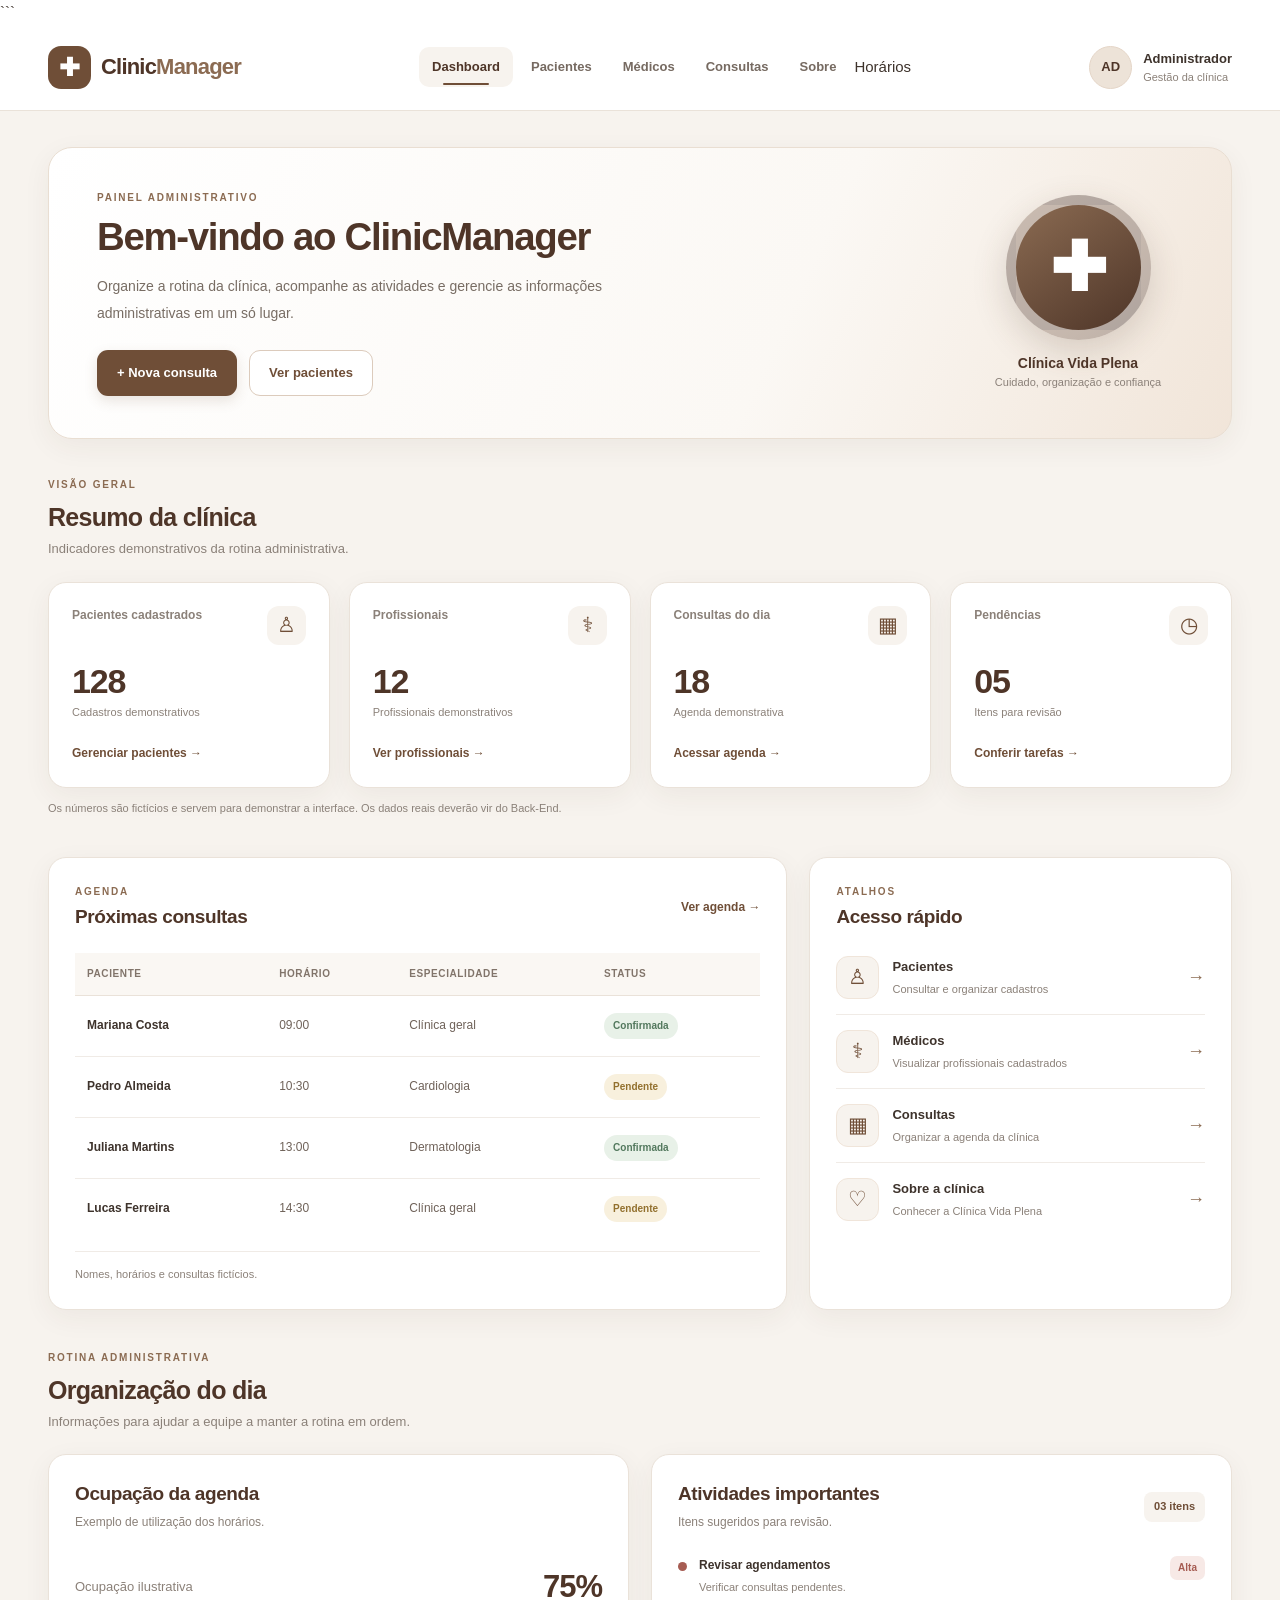
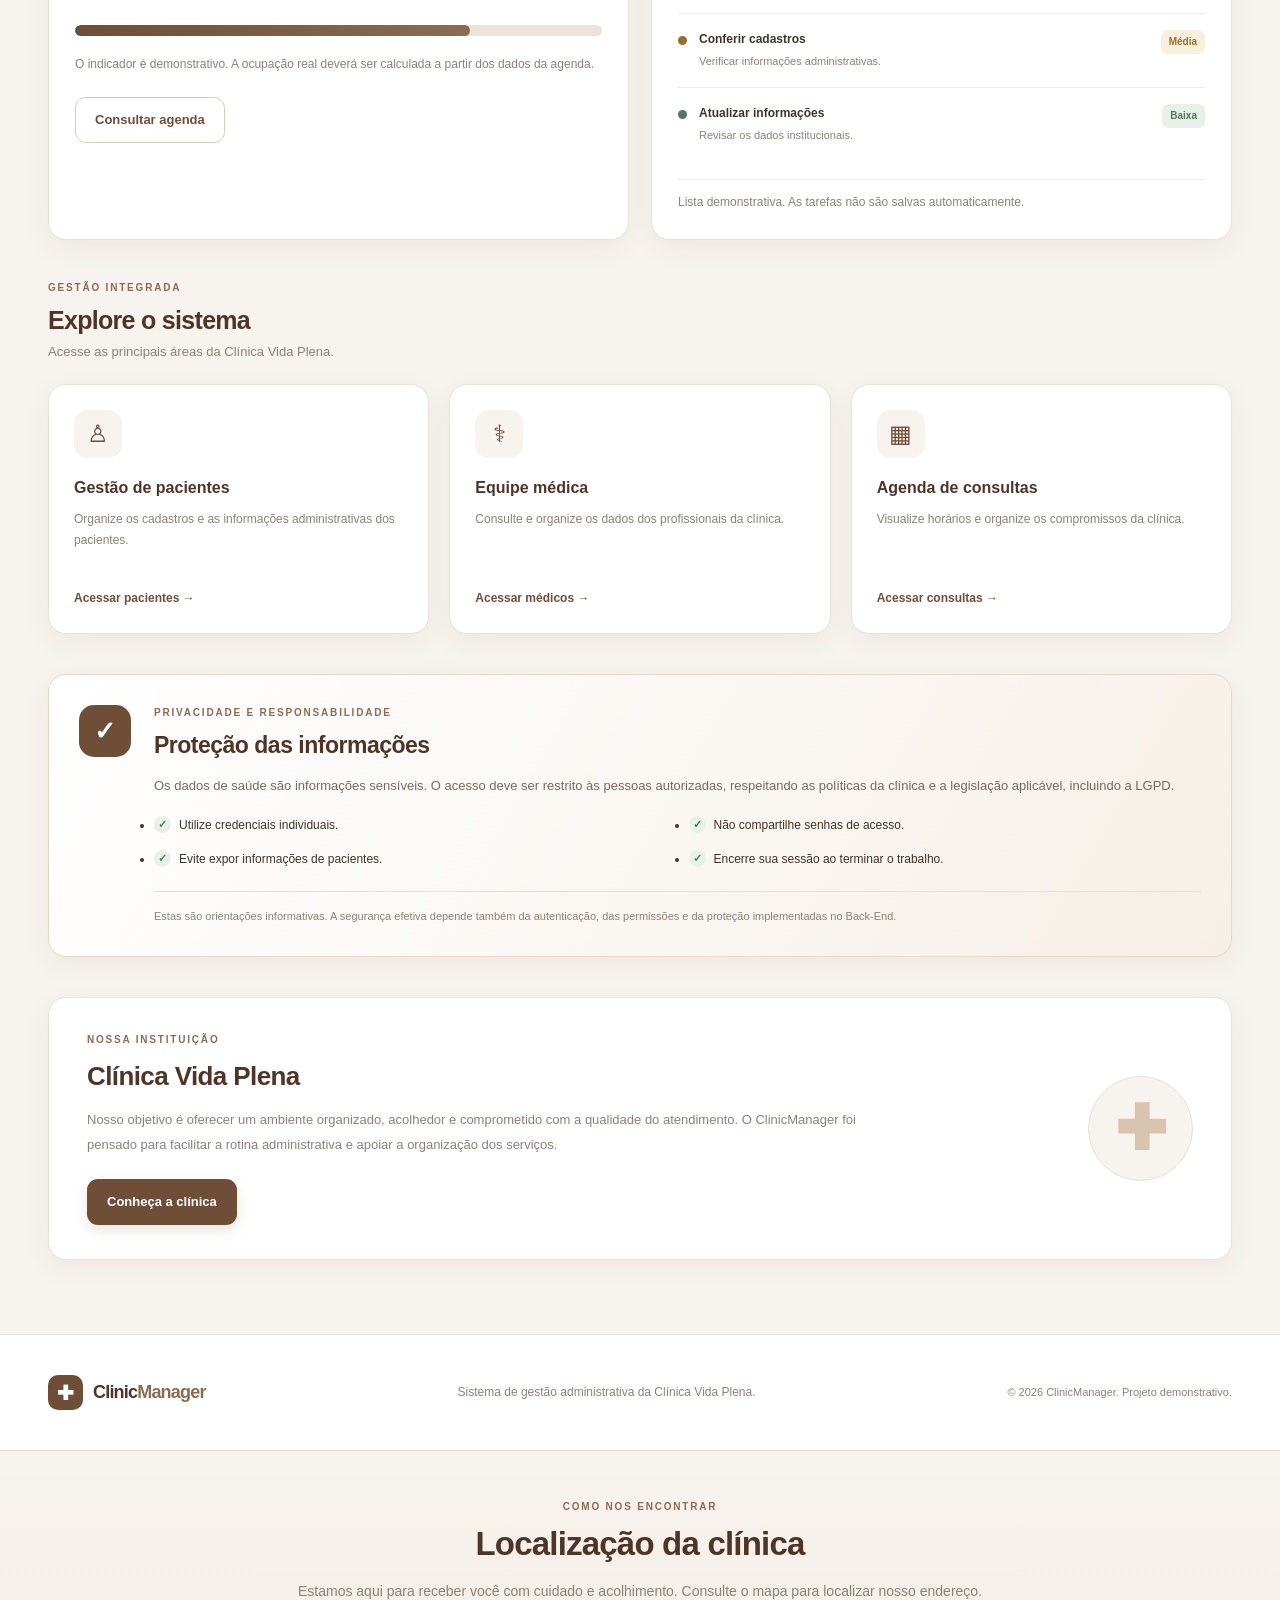
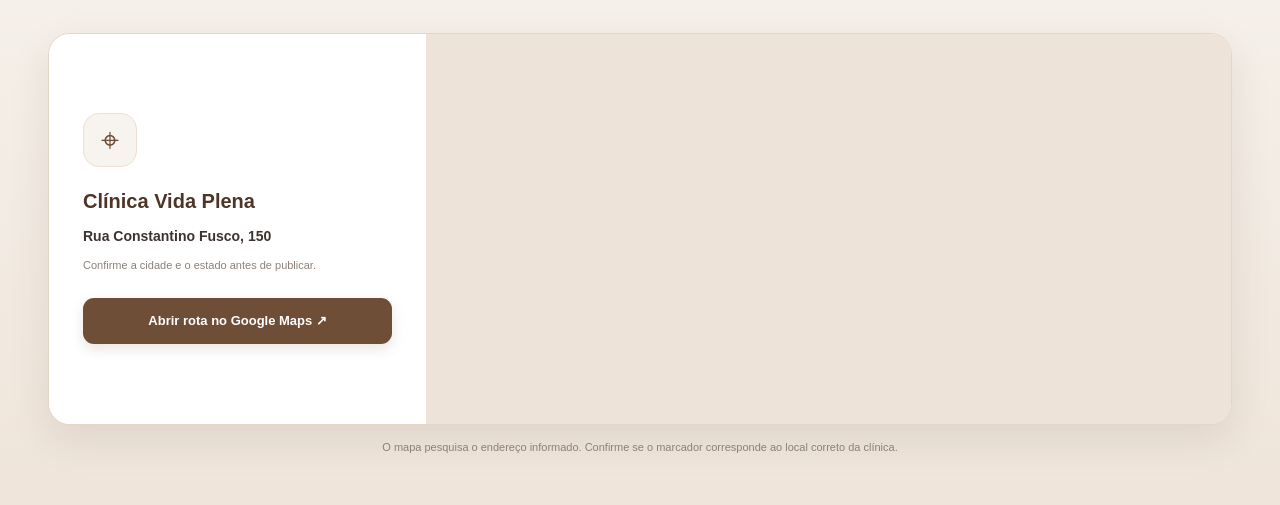
<file: Clinicaprojeto/html/index.html>
<!DOCTYPE html>
<html lang="pt-BR">

<head>
    <meta charset="UTF-8">
    <meta name="viewport" content="width=device-width, initial-scale=1.0">
    <meta name="description" content="ClinicManager — sistema de gestão da Clínica Vida Plena.">

    <meta name="google-site-verification" content="d9lXoSJzmRJFjFkjSczBrxJZxWgiYMB1RITckvYX6Ys">

    <title>ClinicManager | Painel Administrativo</title>

    <link rel="stylesheet" href="css/style.css">
</head>

<body>

    <!-- CABEÇALHO -->
    <header class="dashboard-header">
```
        <div class="header-container">

            <a href="index.html" class="brand" aria-label="ClinicManager - Início">
                <span class="brand-icon">✚</span>
                <span class="brand-text">Clinic<span>Manager</span></span>
            </a>

            <nav class="main-navigation" aria-label="Navegação principal">
                <a href="index.html" class="nav-link active" aria-current="page">Dashboard</a>
                <a href="paciente.html" class="nav-link">Pacientes</a>
                <a href="medico.html" class="nav-link">Médicos</a>
                <a href="consultas.html" class="nav-link">Consultas</a>
                <a href="sobre.html" class="nav-link">Sobre </a>
                 <a href="confhorario.html" >Horários</a>
            </nav>

            <div class="header-profile">
                <div class="profile-avatar" aria-hidden="true">AD</div>
                <div class="profile-information">
                    <span class="profile-name">Administrador</span>
                    <span class="profile-role">Gestão da clínica</span>
                </div>
            </div>

        </div>
    </header>


    <!-- CONTEÚDO PRINCIPAL -->
    <main class="dashboard-main">

        <!-- BOAS-VINDAS -->
        <section class="welcome-section">

            <div class="welcome-content">
                <span class="section-eyebrow">PAINEL ADMINISTRATIVO</span>

                <h1>Bem-vindo ao ClinicManager</h1>

                <p>
                    Organize a rotina da clínica, acompanhe as atividades
                    e gerencie as informações administrativas em um só lugar.
                </p>

                <div class="welcome-actions">
                    <a href="consultas.html" class="button button-primary">
                        + Nova consulta
                    </a>

                    <a href="pacientes.html" class="button button-secondary">
                        Ver pacientes
                    </a>
                </div>
            </div>

            <div class="welcome-decoration" aria-hidden="true">
                <div class="decoration-circle">
                    <span>✚</span>
                </div>

                <div class="decoration-caption">
                    <strong>Clínica Vida Plena</strong>
                    <span>Cuidado, organização e confiança</span>
                </div>
            </div>

        </section>


        <!-- INDICADORES -->
        <section class="statistics-section">

            <div class="section-heading">
                <div>
                    <span class="section-eyebrow">VISÃO GERAL</span>
                    <h2>Resumo da clínica</h2>
                    <p>Indicadores demonstrativos da rotina administrativa.</p>
                </div>
            </div>

            <div class="statistics-grid">

                <article class="stat-card">
                    <div class="stat-card-top">
                        <span class="stat-label">Pacientes cadastrados</span>
                        <span class="stat-icon" aria-hidden="true">♙</span>
                    </div>
                    <p class="stat-number">128</p>
                    <span class="stat-description">Cadastros demonstrativos</span>
                    <a href="pacientes.html" class="stat-link">Gerenciar pacientes →</a>
                </article>

                <article class="stat-card">
                    <div class="stat-card-top">
                        <span class="stat-label">Profissionais</span>
                        <span class="stat-icon" aria-hidden="true">⚕</span>
                    </div>
                    <p class="stat-number">12</p>
                    <span class="stat-description">Profissionais demonstrativos</span>
                    <a href="medicos.html" class="stat-link">Ver profissionais →</a>
                </article>

                <article class="stat-card">
                    <div class="stat-card-top">
                        <span class="stat-label">Consultas do dia</span>
                        <span class="stat-icon" aria-hidden="true">▦</span>
                    </div>
                    <p class="stat-number">18</p>
                    <span class="stat-description">Agenda demonstrativa</span>
                    <a href="consultas.html" class="stat-link">Acessar agenda →</a>
                </article>

                <article class="stat-card">
                    <div class="stat-card-top">
                        <span class="stat-label">Pendências</span>
                        <span class="stat-icon" aria-hidden="true">◷</span>
                    </div>
                    <p class="stat-number">05</p>
                    <span class="stat-description">Itens para revisão</span>
                    <a href="#tarefas" class="stat-link">Conferir tarefas →</a>
                </article>

            </div>

            <p class="data-disclaimer">
                Os números são fictícios e servem para demonstrar a interface.
                Os dados reais deverão vir do Back-End.
            </p>

        </section>


        <!-- CONSULTAS E ACESSO RÁPIDO -->
        <section class="content-grid">

            <article class="dashboard-panel appointments-panel">

                <div class="panel-heading">
                    <div>
                        <span class="section-eyebrow">AGENDA</span>
                        <h2>Próximas consultas</h2>
                    </div>
                    <a href="consultas.html" class="panel-link">Ver agenda →</a>
                </div>

                <div class="table-wrapper">
                    <table class="appointments-table">

                        <thead>
                            <tr>
                                <th scope="col">Paciente</th>
                                <th scope="col">Horário</th>
                                <th scope="col">Especialidade</th>
                                <th scope="col">Status</th>
                            </tr>
                        </thead>

                        <tbody>
                            <tr>
                                <td><strong>Mariana Costa</strong></td>
                                <td>09:00</td>
                                <td>Clínica geral</td>
                                <td><span class="status-badge status-confirmed">Confirmada</span></td>
                            </tr>

                            <tr>
                                <td><strong>Pedro Almeida</strong></td>
                                <td>10:30</td>
                                <td>Cardiologia</td>
                                <td><span class="status-badge status-pending">Pendente</span></td>
                            </tr>

                            <tr>
                                <td><strong>Juliana Martins</strong></td>
                                <td>13:00</td>
                                <td>Dermatologia</td>
                                <td><span class="status-badge status-confirmed">Confirmada</span></td>
                            </tr>

                            <tr>
                                <td><strong>Lucas Ferreira</strong></td>
                                <td>14:30</td>
                                <td>Clínica geral</td>
                                <td><span class="status-badge status-pending">Pendente</span></td>
                            </tr>
                        </tbody>

                    </table>
                </div>

                <p class="demo-notice">
                    Nomes, horários e consultas fictícios.
                </p>

            </article>


            <!-- ATALHOS -->
            <aside class="dashboard-panel quick-access-panel">

                <div class="panel-heading">
                    <div>
                        <span class="section-eyebrow">ATALHOS</span>
                        <h2>Acesso rápido</h2>
                    </div>
                </div>

                <div class="quick-access-list">

                    <a href="paciente.html" class="quick-access-item">
                        <span class="quick-access-icon" aria-hidden="true">♙</span>
                        <span class="quick-access-text">
                            <strong>Pacientes</strong>
                            <small>Consultar e organizar cadastros</small>
                        </span>
                        <span class="quick-access-arrow" aria-hidden="true">→</span>
                    </a>

                    <a href="medico.html" class="quick-access-item">
                        <span class="quick-access-icon" aria-hidden="true">⚕</span>
                        <span class="quick-access-text">
                            <strong>Médicos</strong>
                            <small>Visualizar profissionais cadastrados</small>
                        </span>
                        <span class="quick-access-arrow" aria-hidden="true">→</span>
                    </a>

                    <a href="consultas.html" class="quick-access-item">
                        <span class="quick-access-icon" aria-hidden="true">▦</span>
                        <span class="quick-access-text">
                            <strong>Consultas</strong>
                            <small>Organizar a agenda da clínica</small>
                        </span>
                        <span class="quick-access-arrow" aria-hidden="true">→</span>
                    </a>

                    <a href="sobre.html" class="quick-access-item">
                        <span class="quick-access-icon" aria-hidden="true">♡</span>
                        <span class="quick-access-text">
                            <strong>Sobre a clínica</strong>
                            <small>Conhecer a Clínica Vida Plena</small>
                        </span>
                        <span class="quick-access-arrow" aria-hidden="true">→</span>
                    </a>

                </div>

            </aside>

        </section>


        <!-- ORGANIZAÇÃO DA ROTINA -->
        <section class="operations-section">

            <div class="section-heading">
                <div>
                    <span class="section-eyebrow">ROTINA ADMINISTRATIVA</span>
                    <h2>Organização do dia</h2>
                    <p>Informações para ajudar a equipe a manter a rotina em ordem.</p>
                </div>
            </div>

            <div class="operations-grid">

                <!-- OCUPAÇÃO DA AGENDA -->
                <article class="dashboard-panel occupancy-card">

                    <div class="panel-heading">
                        <div>
                            <h2>Ocupação da agenda</h2>
                            <p class="panel-subtitle">Exemplo de utilização dos horários.</p>
                        </div>
                    </div>

                    <div class="occupancy-summary">
                        <span>Ocupação ilustrativa</span>
                        <strong>75%</strong>
                    </div>

                    <div
                        class="occupancy-progress"
                        role="progressbar"
                        aria-label="Ocupação demonstrativa da agenda"
                        aria-valuenow="75"
                        aria-valuemin="0"
                        aria-valuemax="100">
                        <div class="occupancy-progress-fill"></div>
                    </div>

                    <p class="panel-description">
                        O indicador é demonstrativo. A ocupação real deverá
                        ser calculada a partir dos dados da agenda.
                    </p>

                    <a href="consultas.html" class="button button-secondary">
                        Consultar agenda
                    </a>

                </article>


                <!-- TAREFAS -->
                <article class="dashboard-panel tasks-card" id="tarefas">

                    <div class="panel-heading">
                        <div>
                            <h2>Atividades importantes</h2>
                            <p class="panel-subtitle">Itens sugeridos para revisão.</p>
                        </div>
                        <span class="task-counter">03 itens</span>
                    </div>

                    <ul class="task-list">

                        <li class="task-item">
                            <span class="task-indicator task-high"></span>
                            <div class="task-content">
                                <strong>Revisar agendamentos</strong>
                                <span>Verificar consultas pendentes.</span>
                            </div>
                            <span class="priority-badge priority-high">Alta</span>
                        </li>

                        <li class="task-item">
                            <span class="task-indicator task-medium"></span>
                            <div class="task-content">
                                <strong>Conferir cadastros</strong>
                                <span>Verificar informações administrativas.</span>
                            </div>
                            <span class="priority-badge priority-medium">Média</span>
                        </li>

                        <li class="task-item">
                            <span class="task-indicator task-low"></span>
                            <div class="task-content">
                                <strong>Atualizar informações</strong>
                                <span>Revisar os dados institucionais.</span>
                            </div>
                            <span class="priority-badge priority-low">Baixa</span>
                        </li>

                    </ul>

                    <p class="panel-description">
                        Lista demonstrativa. As tarefas não são salvas automaticamente.
                    </p>

                </article>

            </div>

        </section>


        <!-- ÁREAS DO SISTEMA -->
        <section class="routine-section">

            <div class="section-heading">
                <div>
                    <span class="section-eyebrow">GESTÃO INTEGRADA</span>
                    <h2>Explore o sistema</h2>
                    <p>Acesse as principais áreas da Clínica Vida Plena.</p>
                </div>
            </div>

            <div class="routine-grid">

                <a href="paciente.html" class="routine-card">
                    <div class="routine-card-icon" aria-hidden="true">♙</div>
                    <h3>Gestão de pacientes</h3>
                    <p>
                        Organize os cadastros e as informações administrativas
                        dos pacientes.
                    </p>
                    <span class="routine-card-link">Acessar pacientes →</span>
                </a>

                <a href="medico.html" class="routine-card">
                    <div class="routine-card-icon" aria-hidden="true">⚕</div>
                    <h3>Equipe médica</h3>
                    <p>
                        Consulte e organize os dados dos profissionais
                        da clínica.
                    </p>
                    <span class="routine-card-link">Acessar médicos →</span>
                </a>

                <a href="consultas.html" class="routine-card">
                    <div class="routine-card-icon" aria-hidden="true">▦</div>
                    <h3>Agenda de consultas</h3>
                    <p>
                        Visualize horários e organize os compromissos
                        da clínica.
                    </p>
                    <span class="routine-card-link">Acessar consultas →</span>
                </a>

            </div>

        </section>


        <!-- BOAS PRÁTICAS DE SEGURANÇA -->
        <section class="security-section">

            <div class="security-icon" aria-hidden="true">✓</div>

            <div class="security-content">
                <span class="section-eyebrow">PRIVACIDADE E RESPONSABILIDADE</span>

                <h2>Proteção das informações</h2>

                <p>
                    Os dados de saúde são informações sensíveis. O acesso deve
                    ser restrito às pessoas autorizadas, respeitando as
                    políticas da clínica e a legislação aplicável, incluindo a LGPD.
                </p>

                <ul class="security-list">
                    <li>Utilize credenciais individuais.</li>
                    <li>Não compartilhe senhas de acesso.</li>
                    <li>Evite expor informações de pacientes.</li>
                    <li>Encerre sua sessão ao terminar o trabalho.</li>
                </ul>

                <p class="security-note">
                    Estas são orientações informativas. A segurança efetiva depende
                    também da autenticação, das permissões e da proteção
                    implementadas no Back-End.
                </p>
            </div>

        </section>


        <!-- INFORMAÇÕES DA CLÍNICA -->
        <section class="clinic-information-section">

            <div class="clinic-information-content">
                <span class="section-eyebrow">NOSSA INSTITUIÇÃO</span>
                <h2>Clínica Vida Plena</h2>

                <p>
                    Nosso objetivo é oferecer um ambiente organizado,
                    acolhedor e comprometido com a qualidade do atendimento.
                    O ClinicManager foi pensado para facilitar a rotina
                    administrativa e apoiar a organização dos serviços.
                </p>

                <a href="sobre.html" class="button button-primary">
                    Conheça a clínica
                </a>
            </div>

            <div class="clinic-information-symbol" aria-hidden="true">✚</div>

        </section>

    </main>


    <!-- RODAPÉ -->
    <footer class="dashboard-footer">

        <div class="footer-content">

            <a href="index.html" class="brand footer-brand">
                <span class="brand-icon">✚</span>
                <span class="brand-text">Clinic<span>Manager</span></span>
            </a>

            <p>
                Sistema de gestão administrativa da Clínica Vida Plena.
            </p>

            <span class="footer-copyright">
                © 2026 ClinicManager. Projeto demonstrativo.
            </span>

        </div>

    </footer>


    <!-- MAPA: ÚLTIMA SEÇÃO DA PÁGINA -->
    <section class="location-section" aria-labelledby="location-title">

        <div class="location-container">

            <div class="location-heading">
                <span class="section-eyebrow">COMO NOS ENCONTRAR</span>

                <h2 id="location-title">Localização da clínica</h2>

                <p>
                    Estamos aqui para receber você com cuidado e acolhimento.
                    Consulte o mapa para localizar nosso endereço.
                </p>
            </div>

            <div class="location-card">

                <div class="location-details">

                    <div class="location-pin" aria-hidden="true">⌖</div>

                    <div class="location-address">
                        <h3>Clínica Vida Plena</h3>
                        <p>Rua Constantino Fusco, 150</p>
                        <span>Confirme a cidade e o estado antes de publicar.</span>
                    </div>

                    <a
                        class="button button-primary location-button"
                        href="https://www.google.com/maps/search/?api=1&query=Rua+Constantino+Fusco%2C+150"
                        target="_blank"
                        rel="noopener noreferrer">
                        Abrir rota no Google Maps ↗
                    </a>

                </div>

                <div class="location-map">
                    <iframe
                        title="Mapa da localização da Clínica Vida Plena"
                        src="https://maps.google.com/maps?q=Rua%20Constantino%20Fusco%2C%20150&t=&z=15&ie=UTF8&iwloc=&output=embed"
                        width="100%"
                        height="100%"
                        style="border:0;"
                        loading="lazy"
                        referrerpolicy="no-referrer-when-downgrade"
                        allowfullscreen>
                    </iframe>
                </div>

            </div>

            <p class="location-disclaimer">
                O mapa pesquisa o endereço informado. Confirme se o marcador
                corresponde ao local correto da clínica.
            </p>

        </div>

    </section>

</body>
</html>
</file>
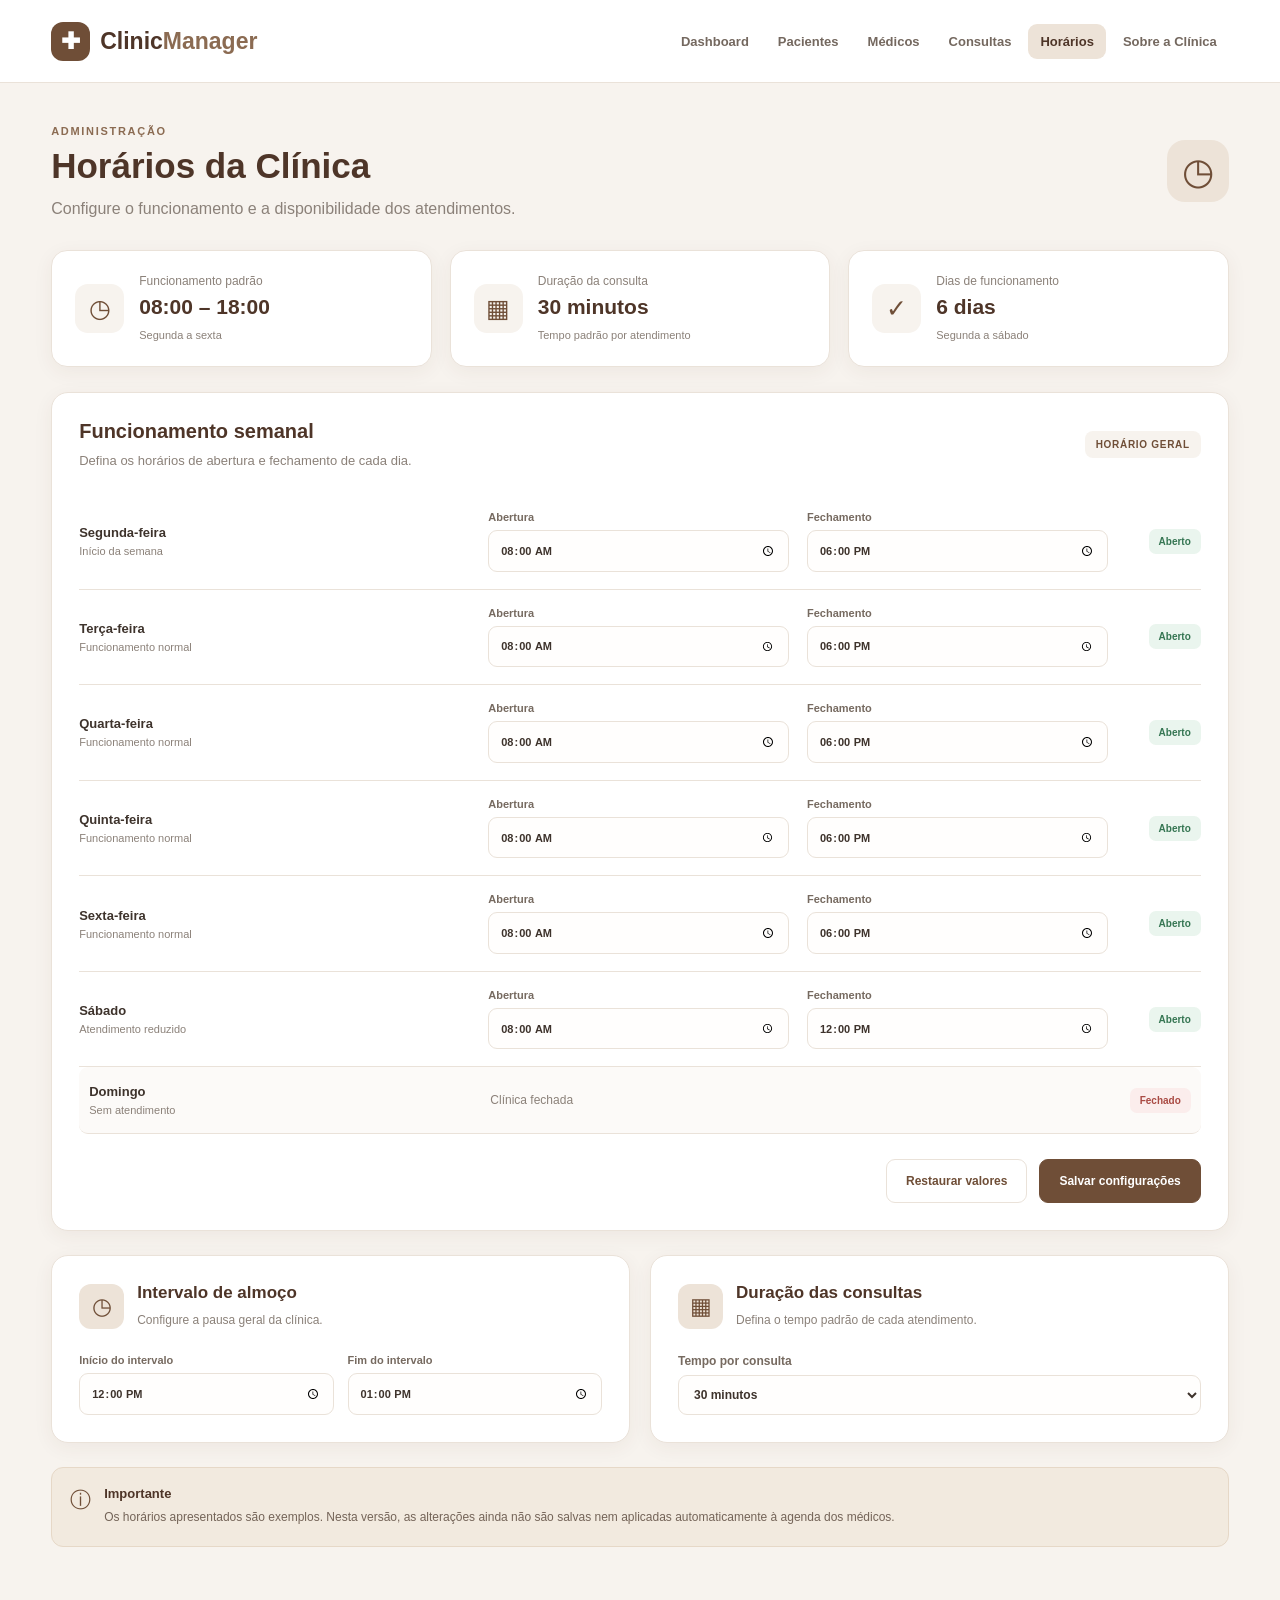
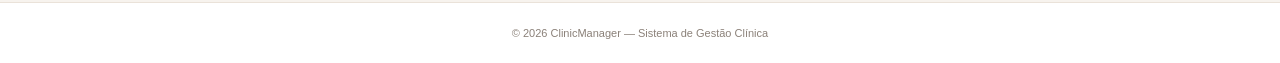
<file: Clinicaprojeto/html/confhorario.html>
<!DOCTYPE html>
<html lang="pt-BR">
<head>
    <meta charset="UTF-8">
    <meta name="viewport" content="width=device-width, initial-scale=1.0">

    <title>Horários da Clínica | ClinicManager</title>

    <link rel="stylesheet" href="css/confhorario.css">
    
</head>

<body>

    <!-- Cabeçalho -->
    <header class="dashboard-header">
        <div class="header-container">

            <a href="index.html" class="brand">
                <span class="brand-icon">✚</span>
                <span>Clinic<span class="brand-highlight">Manager</span></span>
            </a>

            <nav class="main-navigation">
                <a href="index.html" class="nav-link">Dashboard</a>
                <a href="paciente.html" class="nav-link">Pacientes</a>
                <a href="medico.html" class="nav-link">Médicos</a>
                <a href="consultas.html" class="nav-link">Consultas</a>
                <a href="confhorario.html" class="nav-link active">Horários</a>
                <a href="sobre.html" class="nav-link">Sobre a Clínica</a>
            </nav>

        </div>
    </header>

    <main class="schedule-container">

        <!-- Título da página -->
        <section class="page-heading">
            <div>
                <span class="eyebrow">ADMINISTRAÇÃO</span>
                <h1>Horários da Clínica</h1>
                <p>Configure o funcionamento e a disponibilidade dos atendimentos.</p>
            </div>

            <div class="heading-icon">◷</div>
        </section>

        <!-- Resumo -->
        <section class="schedule-summary">

            <article class="summary-card">
                <div class="summary-icon">◷</div>
                <div>
                    <p>Funcionamento padrão</p>
                    <h2>08:00 – 18:00</h2>
                    <span>Segunda a sexta</span>
                </div>
            </article>

            <article class="summary-card">
                <div class="summary-icon">▦</div>
                <div>
                    <p>Duração da consulta</p>
                    <h2>30 minutos</h2>
                    <span>Tempo padrão por atendimento</span>
                </div>
            </article>

            <article class="summary-card">
                <div class="summary-icon">✓</div>
                <div>
                    <p>Dias de funcionamento</p>
                    <h2>6 dias</h2>
                    <span>Segunda a sábado</span>
                </div>
            </article>

        </section>

        <!-- Horários semanais -->
        <section class="schedule-panel">

            <div class="section-heading">
                <div>
                    <h2>Funcionamento semanal</h2>
                    <p>Defina os horários de abertura e fechamento de cada dia.</p>
                </div>
                <span class="section-tag">HORÁRIO GERAL</span>
            </div>

            <form action="#" method="get">

                <div class="day-row">
                    <div class="day-name">
                        <strong>Segunda-feira</strong>
                        <span>Início da semana</span>
                    </div>
                    <label class="time-field">
                        <span>Abertura</span>
                        <input type="time" name="segunda_abertura"
                               value="08:00">
                    </label>
                    <label class="time-field">
                        <span>Fechamento</span>
                        <input type="time" name="segunda_fechamento"
                               value="18:00">
                    </label>
                    <span class="day-status open">Aberto</span>
                </div>

                <div class="day-row">
                    <div class="day-name">
                        <strong>Terça-feira</strong>
                        <span>Funcionamento normal</span>
                    </div>
                    <label class="time-field">
                        <span>Abertura</span>
                        <input type="time" name="terca_abertura"
                               value="08:00">
                    </label>
                    <label class="time-field">
                        <span>Fechamento</span>
                        <input type="time" name="terca_fechamento"
                               value="18:00">
                    </label>
                    <span class="day-status open">Aberto</span>
                </div>

                <div class="day-row">
                    <div class="day-name">
                        <strong>Quarta-feira</strong>
                        <span>Funcionamento normal</span>
                    </div>
                    <label class="time-field">
                        <span>Abertura</span>
                        <input type="time" name="quarta_abertura"
                               value="08:00">
                    </label>
                    <label class="time-field">
                        <span>Fechamento</span>
                        <input type="time" name="quarta_fechamento"
                               value="18:00">
                    </label>
                    <span class="day-status open">Aberto</span>
                </div>

                <div class="day-row">
                    <div class="day-name">
                        <strong>Quinta-feira</strong>
                        <span>Funcionamento normal</span>
                    </div>
                    <label class="time-field">
                        <span>Abertura</span>
                        <input type="time" name="quinta_abertura"
                               value="08:00">
                    </label>
                    <label class="time-field">
                        <span>Fechamento</span>
                        <input type="time" name="quinta_fechamento"
                               value="18:00">
                    </label>
                    <span class="day-status open">Aberto</span>
                </div>

                <div class="day-row">
                    <div class="day-name">
                        <strong>Sexta-feira</strong>
                        <span>Funcionamento normal</span>
                    </div>
                    <label class="time-field">
                        <span>Abertura</span>
                        <input type="time" name="sexta_abertura"
                               value="08:00">
                    </label>
                    <label class="time-field">
                        <span>Fechamento</span>
                        <input type="time" name="sexta_fechamento"
                               value="18:00">
                    </label>
                    <span class="day-status open">Aberto</span>
                </div>

                <div class="day-row">
                    <div class="day-name">
                        <strong>Sábado</strong>
                        <span>Atendimento reduzido</span>
                    </div>
                    <label class="time-field">
                        <span>Abertura</span>
                        <input type="time" name="sabado_abertura"
                               value="08:00">
                    </label>
                    <label class="time-field">
                        <span>Fechamento</span>
                        <input type="time" name="sabado_fechamento"
                               value="12:00">
                    </label>
                    <span class="day-status open">Aberto</span>
                </div>

                <div class="day-row closed-day">
                    <div class="day-name">
                        <strong>Domingo</strong>
                        <span>Sem atendimento</span>
                    </div>
                    <div class="closed-message">Clínica fechada</div>
                    <span class="day-status closed">Fechado</span>
                </div>

                <div class="form-actions">
                    <button type="reset" class="button-secondary">
                        Restaurar valores
                    </button>
                    <button type="button" class="button-primary">
                        Salvar configurações
                    </button>
                </div>

            </form>
        </section>

        <!-- Preferências -->
        <section class="preferences-grid">

            <article class="preference-card">
                <div class="preference-title">
                    <div class="preference-icon">◷</div>
                    <div>
                        <h2>Intervalo de almoço</h2>
                        <p>Configure a pausa geral da clínica.</p>
                    </div>
                </div>

                <div class="preference-fields">
                    <label>
                        Início do intervalo
                        <input type="time" value="12:00"
                               name="almoco_inicio">
                    </label>

                    <label>
                        Fim do intervalo
                        <input type="time" value="13:00"
                               name="almoco_fim">
                    </label>
                </div>
            </article>

            <article class="preference-card">
                <div class="preference-title">
                    <div class="preference-icon">▦</div>
                    <div>
                        <h2>Duração das consultas</h2>
                        <p>Defina o tempo padrão de cada atendimento.</p>
                    </div>
                </div>

                <label class="full-field">
                    Tempo por consulta
                    <select name="duracao_consulta">
                        <option value="15">15 minutos</option>
                        <option value="30" selected>30 minutos</option>
                        <option value="45">45 minutos</option>
                        <option value="60">60 minutos</option>
                    </select>
                </label>
            </article>

        </section>

        <!-- Informação -->
        <aside class="information-note">
            <span class="note-icon">ⓘ</span>
            <div>
                <strong>Importante</strong>
                <p>
                    Os horários apresentados são exemplos. Nesta versão,
                    as alterações ainda não são salvas nem aplicadas
                    automaticamente à agenda dos médicos.
                </p>
            </div>
        </aside>

    </main>

    <footer class="schedule-footer">
        <p>© 2026 ClinicManager — Sistema de Gestão Clínica</p>
    </footer>

</body>
</html>
</file>
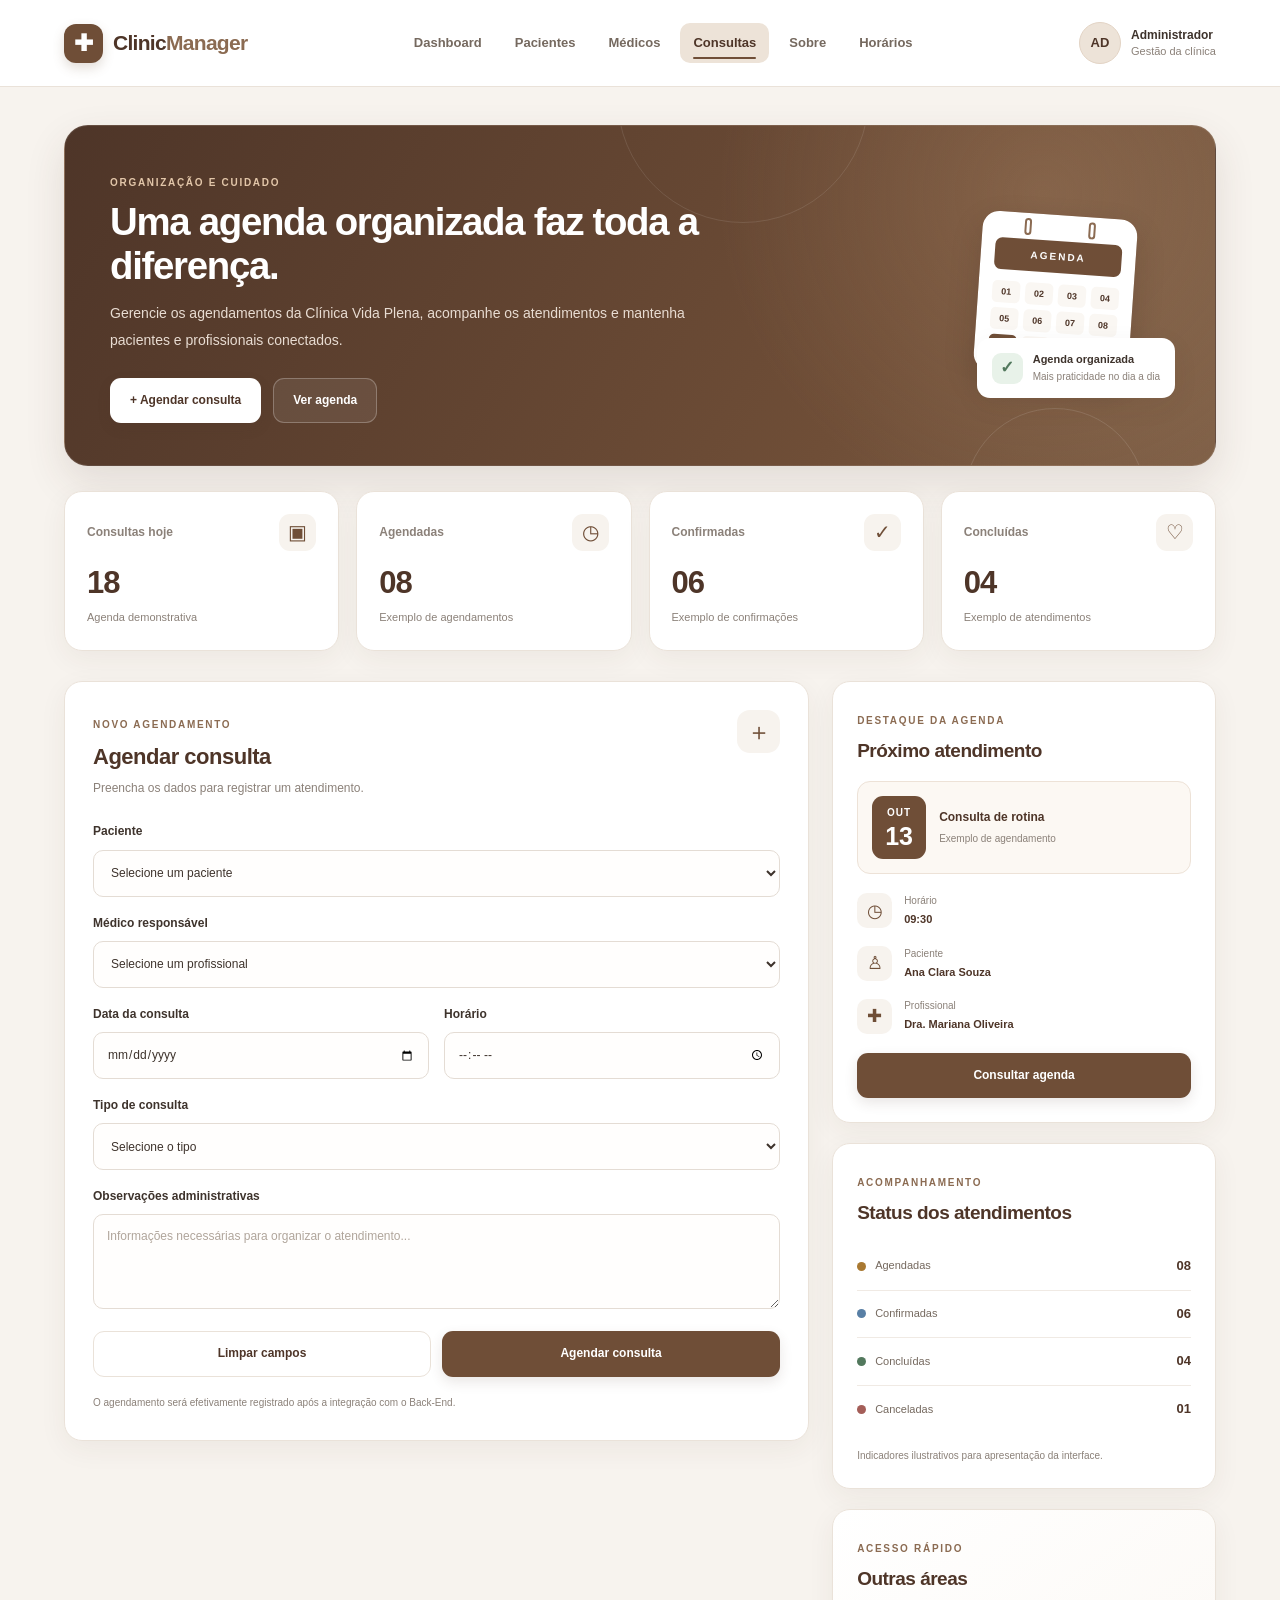
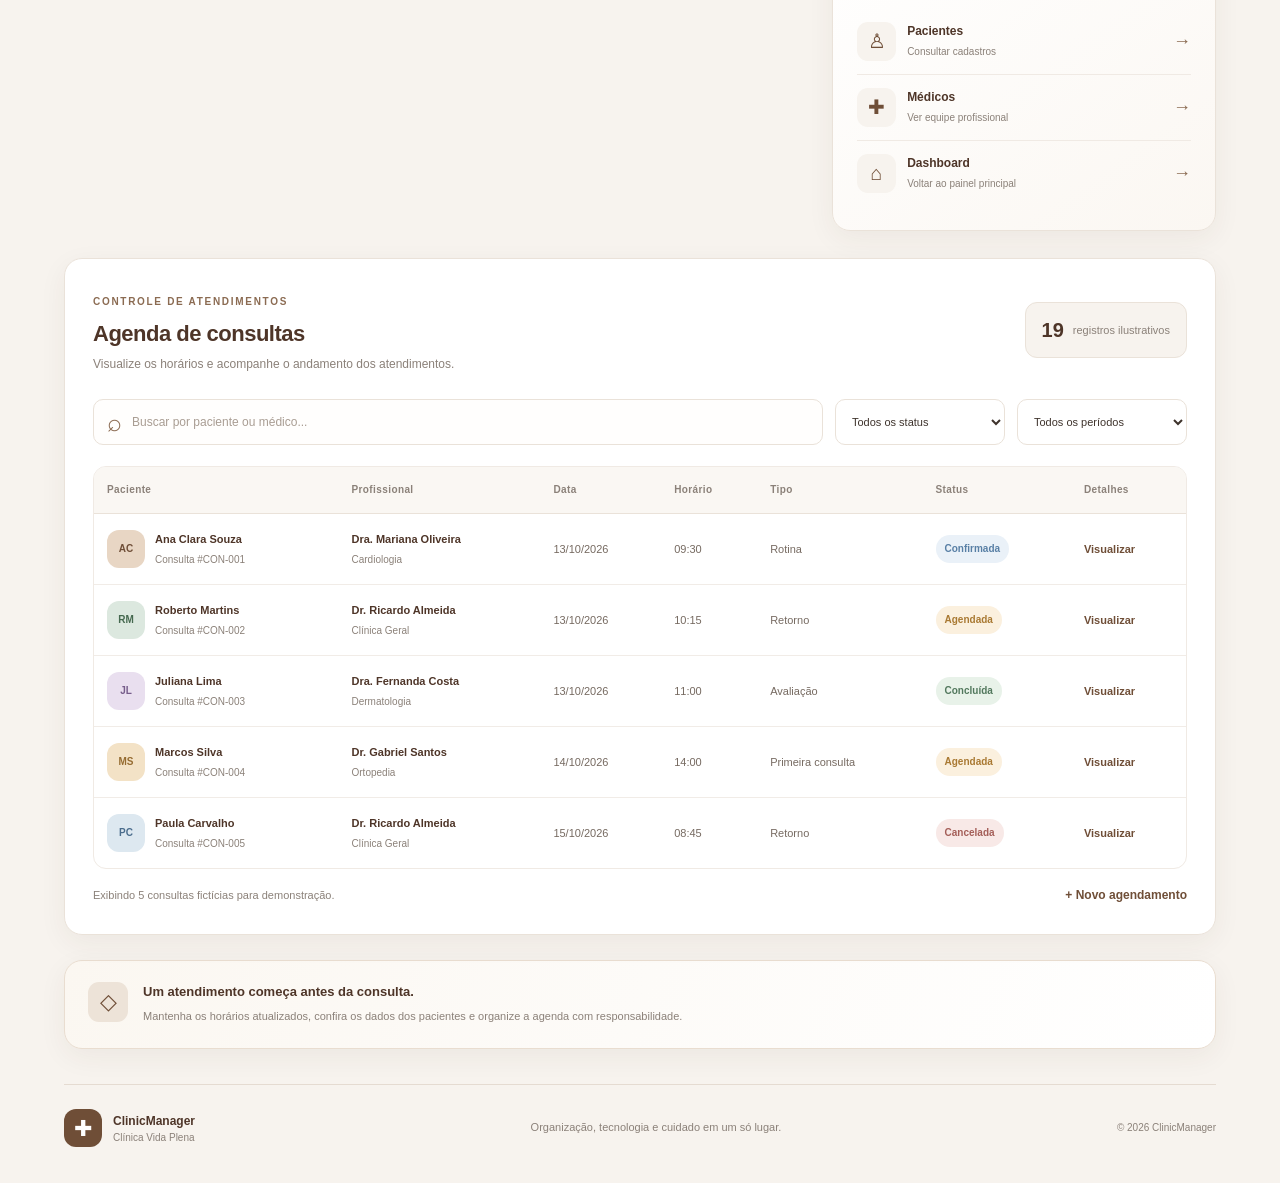
<file: Clinicaprojeto/html/consultas.html>
<!DOCTYPE html>
<html lang="pt-BR">

<head>
    <meta charset="UTF-8">
    <meta name="viewport" content="width=device-width, initial-scale=1.0">

    <title>Consultas | ClinicManager</title>

    <link rel="stylesheet" href="css/consultas.css">
    
</head>

<body>

    <!-- CABEÇALHO -->
    <header class="cm-header">
        <div class="cm-header-container">

            <a href="index.html" class="cm-logo">
                <span class="cm-logo-icon">✚</span>
                <span>Clinic<span>Manager</span></span>
            </a>

            <nav class="cm-nav">
                <a href="index.html">Dashboard</a>
                <a href="paciente.html">Pacientes</a>
                <a href="medico.html">Médicos</a>
                <a href="consultas.html" class="active">Consultas</a>
                <a href="sobre.html">Sobre</a>
                <a href="confhorario.html" >Horários</a>
            </nav>

            <div class="cm-user">
                <div class="cm-user-avatar">AD</div>

                <div class="cm-user-info">
                    <strong>Administrador</strong>
                    <span>Gestão da clínica</span>
                </div>
            </div>

        </div>
    </header>


    <main class="consultas-main">

        <!-- BANNER PRINCIPAL -->
        <section class="consultas-hero">

            <div class="consultas-hero-content">

                <span class="section-eyebrow">
                    ORGANIZAÇÃO E CUIDADO
                </span>

                <h1>Uma agenda organizada faz toda a diferença.</h1>

                <p>
                    Gerencie os agendamentos da Clínica Vida Plena,
                    acompanhe os atendimentos e mantenha pacientes
                    e profissionais conectados.
                </p>

                <div class="consultas-hero-actions">

                    <a href="#novo-agendamento" class="btn-primary">
                        + Agendar consulta
                    </a>

                    <a href="#agenda-consultas" class="btn-secondary">
                        Ver agenda
                    </a>

                </div>

            </div>

            <div class="consultas-hero-decoration">

                <div class="calendar-illustration">

                    <div class="calendar-top">
                        <span></span>
                        <span></span>
                    </div>

                    <div class="calendar-title">AGENDA</div>

                    <div class="calendar-grid">
                        <span>01</span>
                        <span>02</span>
                        <span>03</span>
                        <span>04</span>
                        <span>05</span>
                        <span>06</span>
                        <span>07</span>
                        <span>08</span>
                        <span class="calendar-highlight">09</span>
                        <span>10</span>
                        <span>11</span>
                        <span>12</span>
                    </div>

                </div>

                <div class="calendar-floating-card">
                    <span class="calendar-check">✓</span>

                    <div>
                        <strong>Agenda organizada</strong>
                        <small>Mais praticidade no dia a dia</small>
                    </div>
                </div>

            </div>

        </section>


        <!-- INDICADORES -->
        <section class="consultas-stats">

            <article class="consulta-stat-card">

                <div class="consulta-stat-top">
                    <span>Consultas hoje</span>
                    <span class="consulta-stat-icon">▣</span>
                </div>

                <strong>18</strong>
                <small>Agenda demonstrativa</small>

            </article>


            <article class="consulta-stat-card">

                <div class="consulta-stat-top">
                    <span>Agendadas</span>
                    <span class="consulta-stat-icon">◷</span>
                </div>

                <strong>08</strong>
                <small>Exemplo de agendamentos</small>

            </article>


            <article class="consulta-stat-card">

                <div class="consulta-stat-top">
                    <span>Confirmadas</span>
                    <span class="consulta-stat-icon">✓</span>
                </div>

                <strong>06</strong>
                <small>Exemplo de confirmações</small>

            </article>


            <article class="consulta-stat-card">

                <div class="consulta-stat-top">
                    <span>Concluídas</span>
                    <span class="consulta-stat-icon">♡</span>
                </div>

                <strong>04</strong>
                <small>Exemplo de atendimentos</small>

            </article>

        </section>


        <!-- CONTEÚDO PRINCIPAL -->
        <section class="consultas-content-grid">

            <!-- FORMULÁRIO -->
            <article class="consulta-card consulta-form-card"
                     id="novo-agendamento">

                <div class="consulta-card-heading">

                    <div>
                        <span class="section-eyebrow">
                            NOVO AGENDAMENTO
                        </span>

                        <h2>Agendar consulta</h2>

                        <p>
                            Preencha os dados para registrar um atendimento.
                        </p>
                    </div>

                    <span class="consulta-heading-icon">＋</span>

                </div>


                <form class="consulta-form" action="#" method="post">

                    <div class="consulta-form-group">

                        <label for="paciente">
                            Paciente
                        </label>

                        <select id="paciente" name="paciente" required>
                            <option value="">Selecione um paciente</option>
                            <option value="PAC-001">Ana Clara Souza</option>
                            <option value="PAC-002">Roberto Martins</option>
                            <option value="PAC-003">Juliana Lima</option>
                            <option value="PAC-004">Marcos Silva</option>
                        </select>

                    </div>


                    <div class="consulta-form-group">

                        <label for="medico">
                            Médico responsável
                        </label>

                        <select id="medico" name="medico" required>
                            <option value="">Selecione um profissional</option>
                            <option value="MED-001">
                                Dra. Mariana Oliveira — Cardiologia
                            </option>
                            <option value="MED-002">
                                Dr. Ricardo Almeida — Clínica Geral
                            </option>
                            <option value="MED-003">
                                Dra. Fernanda Costa — Dermatologia
                            </option>
                            <option value="MED-004">
                                Dr. Gabriel Santos — Ortopedia
                            </option>
                        </select>

                    </div>


                    <div class="consulta-form-row">

                        <div class="consulta-form-group">

                            <label for="data-consulta">
                                Data da consulta
                            </label>

                            <input
                                type="date"
                                id="data-consulta"
                                name="data_consulta"
                                required
                            >

                        </div>

                        <div class="consulta-form-group">

                            <label for="hora-consulta">
                                Horário
                            </label>

                            <input
                                type="time"
                                id="hora-consulta"
                                name="hora_consulta"
                                required
                            >

                        </div>

                    </div>


                    <div class="consulta-form-group">

                        <label for="tipo-consulta">
                            Tipo de consulta
                        </label>

                        <select
                            id="tipo-consulta"
                            name="tipo_consulta"
                            required
                        >
                            <option value="">Selecione o tipo</option>
                            <option value="primeira">Primeira consulta</option>
                            <option value="retorno">Retorno</option>
                            <option value="acompanhamento">
                                Acompanhamento
                            </option>
                            <option value="avaliacao">Avaliação</option>
                        </select>

                    </div>


                    <div class="consulta-form-group">

                        <label for="observacoes-consulta">
                            Observações administrativas
                        </label>

                        <textarea
                            id="observacoes-consulta"
                            name="observacoes"
                            rows="3"
                            placeholder="Informações necessárias para organizar o atendimento..."
                        ></textarea>

                    </div>


                    <div class="consulta-form-actions">

                        <button type="reset" class="btn-secondary">
                            Limpar campos
                        </button>

                        <button type="submit" class="btn-primary">
                            Agendar consulta
                        </button>

                    </div>

                    <p class="consulta-form-note">
                        O agendamento será efetivamente registrado após
                        a integração com o Back-End.
                    </p>

                </form>

            </article>


            <!-- PAINEL LATERAL -->
            <aside class="consultas-sidebar">

                <!-- PRÓXIMO ATENDIMENTO -->
                <article class="consulta-card next-consultation-card">

                    <div class="consulta-card-heading">

                        <div>
                            <span class="section-eyebrow">
                                DESTAQUE DA AGENDA
                            </span>

                            <h2>Próximo atendimento</h2>
                        </div>

                    </div>


                    <div class="next-consultation-date">

                        <div class="next-date-box">
                            <span>OUT</span>
                            <strong>13</strong>
                        </div>

                        <div class="next-date-info">
                            <strong>Consulta de rotina</strong>
                            <span>Exemplo de agendamento</span>
                        </div>

                    </div>


                    <div class="next-consultation-details">

                        <div class="next-detail-row">
                            <span>◷</span>
                            <div>
                                <small>Horário</small>
                                <strong>09:30</strong>
                            </div>
                        </div>

                        <div class="next-detail-row">
                            <span>♙</span>
                            <div>
                                <small>Paciente</small>
                                <strong>Ana Clara Souza</strong>
                            </div>
                        </div>

                        <div class="next-detail-row">
                            <span>✚</span>
                            <div>
                                <small>Profissional</small>
                                <strong>Dra. Mariana Oliveira</strong>
                            </div>
                        </div>

                    </div>


                    <a href="#agenda-consultas" class="btn-primary next-view-button">
                        Consultar agenda
                    </a>

                </article>


                <!-- STATUS -->
                <article class="consulta-card consulta-status-card">

                    <div class="consulta-card-heading">

                        <div>
                            <span class="section-eyebrow">
                                ACOMPANHAMENTO
                            </span>

                            <h2>Status dos atendimentos</h2>
                        </div>

                    </div>


                    <div class="consulta-status-row">

                        <div class="status-label">
                            <span class="status-dot dot-scheduled"></span>
                            <span>Agendadas</span>
                        </div>

                        <strong>08</strong>

                    </div>


                    <div class="consulta-status-row">

                        <div class="status-label">
                            <span class="status-dot dot-confirmed"></span>
                            <span>Confirmadas</span>
                        </div>

                        <strong>06</strong>

                    </div>


                    <div class="consulta-status-row">

                        <div class="status-label">
                            <span class="status-dot dot-completed"></span>
                            <span>Concluídas</span>
                        </div>

                        <strong>04</strong>

                    </div>


                    <div class="consulta-status-row">

                        <div class="status-label">
                            <span class="status-dot dot-cancelled"></span>
                            <span>Canceladas</span>
                        </div>

                        <strong>01</strong>

                    </div>

                    <p class="status-disclaimer">
                        Indicadores ilustrativos para apresentação da interface.
                    </p>

                </article>


                <!-- ATALHOS -->
                <article class="consulta-card consulta-shortcuts-card">

                    <div class="consulta-card-heading">

                        <div>
                            <span class="section-eyebrow">
                                ACESSO RÁPIDO
                            </span>

                            <h2>Outras áreas</h2>
                        </div>

                    </div>


                    <a href="paciente.html" class="consulta-shortcut">
                        <span class="shortcut-icon">♙</span>

                        <span class="shortcut-text">
                            <strong>Pacientes</strong>
                            <small>Consultar cadastros</small>
                        </span>

                        <span class="shortcut-arrow">→</span>
                    </a>


                    <a href="medico.html" class="consulta-shortcut">
                        <span class="shortcut-icon">✚</span>

                        <span class="shortcut-text">
                            <strong>Médicos</strong>
                            <small>Ver equipe profissional</small>
                        </span>

                        <span class="shortcut-arrow">→</span>
                    </a>


                    <a href="index.html" class="consulta-shortcut">
                        <span class="shortcut-icon">⌂</span>

                        <span class="shortcut-text">
                            <strong>Dashboard</strong>
                            <small>Voltar ao painel principal</small>
                        </span>

                        <span class="shortcut-arrow">→</span>
                    </a>

                </article>

            </aside>

        </section>


        <!-- AGENDA COMPLETA -->
        <section class="consulta-card consulta-agenda-card"
                 id="agenda-consultas">

            <div class="consulta-agenda-heading">

                <div>
                    <span class="section-eyebrow">
                        CONTROLE DE ATENDIMENTOS
                    </span>

                    <h2>Agenda de consultas</h2>

                    <p>
                        Visualize os horários e acompanhe o andamento dos atendimentos.
                    </p>
                </div>

                <div class="agenda-total">
                    <strong>19</strong>
                    <span>registros ilustrativos</span>
                </div>

            </div>


            <!-- FILTROS VISUAIS -->
            <div class="consulta-agenda-toolbar">

                <label class="consulta-search" for="buscar-consulta">

                    <span>⌕</span>

                    <input
                        type="search"
                        id="buscar-consulta"
                        placeholder="Buscar por paciente ou médico..."
                    >

                </label>


                <select
                    class="consulta-filter"
                    aria-label="Filtrar consultas por status"
                >
                    <option value="">Todos os status</option>
                    <option value="agendada">Agendada</option>
                    <option value="confirmada">Confirmada</option>
                    <option value="concluida">Concluída</option>
                    <option value="cancelada">Cancelada</option>
                </select>


                <select
                    class="consulta-filter"
                    aria-label="Filtrar consultas por período"
                >
                    <option value="">Todos os períodos</option>
                    <option value="hoje">Hoje</option>
                    <option value="semana">Esta semana</option>
                    <option value="mes">Este mês</option>
                </select>

            </div>


            <div class="consulta-table-wrapper">

                <table class="consulta-table">

                    <thead>
                        <tr>
                            <th>Paciente</th>
                            <th>Profissional</th>
                            <th>Data</th>
                            <th>Horário</th>
                            <th>Tipo</th>
                            <th>Status</th>
                            <th>Detalhes</th>
                        </tr>
                    </thead>

                    <tbody>

                        <tr>

                            <td>
                                <div class="consulta-person">
                                    <div class="consulta-avatar avatar-one">AC</div>

                                    <div>
                                        <strong>Ana Clara Souza</strong>
                                        <span>Consulta #CON-001</span>
                                    </div>
                                </div>
                            </td>

                            <td>
                                <div class="consulta-professional">
                                    <strong>Dra. Mariana Oliveira</strong>
                                    <span>Cardiologia</span>
                                </div>
                            </td>

                            <td>13/10/2026</td>
                            <td>09:30</td>
                            <td>Rotina</td>

                            <td>
                                <span class="consulta-badge badge-confirmed">
                                    Confirmada
                                </span>
                            </td>

                            <td>
                                <a href="#novo-agendamento" class="consulta-table-link">
                                    Visualizar
                                </a>
                            </td>

                        </tr>


                        <tr>

                            <td>
                                <div class="consulta-person">
                                    <div class="consulta-avatar avatar-two">RM</div>

                                    <div>
                                        <strong>Roberto Martins</strong>
                                        <span>Consulta #CON-002</span>
                                    </div>
                                </div>
                            </td>

                            <td>
                                <div class="consulta-professional">
                                    <strong>Dr. Ricardo Almeida</strong>
                                    <span>Clínica Geral</span>
                                </div>
                            </td>

                            <td>13/10/2026</td>
                            <td>10:15</td>
                            <td>Retorno</td>

                            <td>
                                <span class="consulta-badge badge-scheduled">
                                    Agendada
                                </span>
                            </td>

                            <td>
                                <a href="#novo-agendamento" class="consulta-table-link">
                                    Visualizar
                                </a>
                            </td>

                        </tr>


                        <tr>

                            <td>
                                <div class="consulta-person">
                                    <div class="consulta-avatar avatar-three">JL</div>

                                    <div>
                                        <strong>Juliana Lima</strong>
                                        <span>Consulta #CON-003</span>
                                    </div>
                                </div>
                            </td>

                            <td>
                                <div class="consulta-professional">
                                    <strong>Dra. Fernanda Costa</strong>
                                    <span>Dermatologia</span>
                                </div>
                            </td>

                            <td>13/10/2026</td>
                            <td>11:00</td>
                            <td>Avaliação</td>

                            <td>
                                <span class="consulta-badge badge-completed">
                                    Concluída
                                </span>
                            </td>

                            <td>
                                <a href="#novo-agendamento" class="consulta-table-link">
                                    Visualizar
                                </a>
                            </td>

                        </tr>


                        <tr>

                            <td>
                                <div class="consulta-person">
                                    <div class="consulta-avatar avatar-four">MS</div>

                                    <div>
                                        <strong>Marcos Silva</strong>
                                        <span>Consulta #CON-004</span>
                                    </div>
                                </div>
                            </td>

                            <td>
                                <div class="consulta-professional">
                                    <strong>Dr. Gabriel Santos</strong>
                                    <span>Ortopedia</span>
                                </div>
                            </td>

                            <td>14/10/2026</td>
                            <td>14:00</td>
                            <td>Primeira consulta</td>

                            <td>
                                <span class="consulta-badge badge-scheduled">
                                    Agendada
                                </span>
                            </td>

                            <td>
                                <a href="#novo-agendamento" class="consulta-table-link">
                                    Visualizar
                                </a>
                            </td>

                        </tr>


                        <tr>

                            <td>
                                <div class="consulta-person">
                                    <div class="consulta-avatar avatar-five">PC</div>

                                    <div>
                                        <strong>Paula Carvalho</strong>
                                        <span>Consulta #CON-005</span>
                                    </div>
                                </div>
                            </td>

                            <td>
                                <div class="consulta-professional">
                                    <strong>Dr. Ricardo Almeida</strong>
                                    <span>Clínica Geral</span>
                                </div>
                            </td>

                            <td>15/10/2026</td>
                            <td>08:45</td>
                            <td>Retorno</td>

                            <td>
                                <span class="consulta-badge badge-cancelled">
                                    Cancelada
                                </span>
                            </td>

                            <td>
                                <a href="#novo-agendamento" class="consulta-table-link">
                                    Visualizar
                                </a>
                            </td>

                        </tr>

                    </tbody>

                </table>

            </div>


            <div class="consulta-table-footer">

                <span>
                    Exibindo 5 consultas fictícias para demonstração.
                </span>

                <a href="#novo-agendamento" class="consulta-text-link">
                    + Novo agendamento
                </a>

            </div>

        </section>


        <!-- AVISO DE ORGANIZAÇÃO -->
        <section class="consulta-reminder">

            <div class="reminder-icon">◇</div>

            <div>
                <h3>Um atendimento começa antes da consulta.</h3>

                <p>
                    Mantenha os horários atualizados, confira os dados
                    dos pacientes e organize a agenda com responsabilidade.
                </p>
            </div>

        </section>


        <!-- RODAPÉ -->
        <footer class="consultas-footer">

            <div class="consultas-footer-brand">

                <span class="consultas-footer-logo">✚</span>

                <div>
                    <strong>ClinicManager</strong>
                    <span>Clínica Vida Plena</span>
                </div>

            </div>

            <p>
                Organização, tecnologia e cuidado em um só lugar.
            </p>

            <span class="consultas-copyright">
                © 2026 ClinicManager
            </span>

        </footer>

    </main>

</body>
</html>
</file>
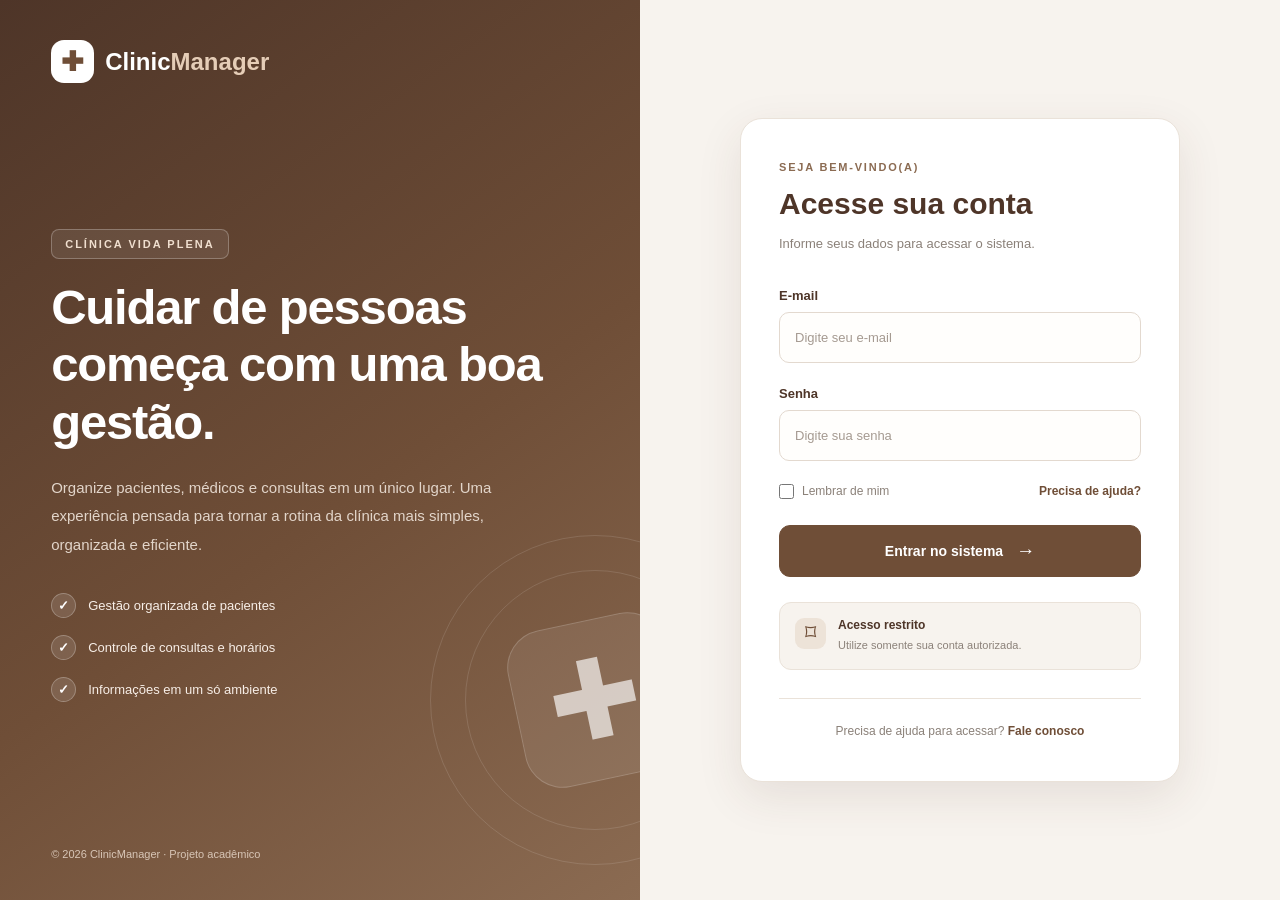
<file: Clinicaprojeto/html/login.html>
<!DOCTYPE html>
<html lang="pt-br">

<head>
    <meta charset="UTF-8">
    <meta name="viewport" content="width=device-width, initial-scale=1.0">

    <title>Login | ClinicManager</title>

    <link rel="stylesheet" href="css/login.css">
</head>

<body>

    <main class="login-page">

        <!-- PAINEL DE APRESENTAÇÃO -->
        <section class="login-presentation">

            <a href="login.html" class="login-logo">
                <span class="login-logo-icon">✚</span>

                <span>
                    Clinic<span class="logo-highlight">Manager</span>
                </span>
            </a>

            <div class="presentation-content">

                <span class="presentation-tag">
                    CLÍNICA VIDA PLENA
                </span>

                <h1>
                    Cuidar de pessoas começa com uma boa gestão.
                </h1>

                <p>
                    Organize pacientes, médicos e consultas em um único lugar.
                    Uma experiência pensada para tornar a rotina da clínica
                    mais simples, organizada e eficiente.
                </p>

                <div class="presentation-features">

                    <div class="feature-item">
                        <span class="feature-icon">✓</span>
                        <span>Gestão organizada de pacientes</span>
                    </div>

                    <div class="feature-item">
                        <span class="feature-icon">✓</span>
                        <span>Controle de consultas e horários</span>
                    </div>

                    <div class="feature-item">
                        <span class="feature-icon">✓</span>
                        <span>Informações em um só ambiente</span>
                    </div>

                </div>

            </div>

            <div class="presentation-decoration">
                <div class="decoration-circle decoration-circle-one"></div>
                <div class="decoration-circle decoration-circle-two"></div>

                <div class="decoration-medical">
                    <span>✚</span>
                </div>
            </div>

            <div class="presentation-footer">
                © 2026 ClinicManager · Projeto acadêmico
            </div>

        </section>


        <!-- PAINEL DE LOGIN -->
        <section class="login-form-area">

            <div class="login-form-container">

                <div class="mobile-logo">
                    <span class="login-logo-icon">✚</span>

                    <span>
                        Clinic<span class="logo-highlight">Manager</span>
                    </span>
                </div>

                <div class="login-heading">

                    <span class="welcome-tag">
                        SEJA BEM-VINDO(A)
                    </span>

                    <h2>Acesse sua conta</h2>

                    <p>
                        Informe seus dados para acessar o sistema.
                    </p>

                </div>


                <form class="login-form" action="#" method="post">

                    <div class="login-field">

                        <label for="email">E-mail</label>

                        <input
                            type="email"
                            id="email"
                            name="email"
                            placeholder="Digite seu e-mail"
                            autocomplete="username"
                            required>

                    </div>


                    <div class="login-field">

                        <label for="senha">Senha</label>

                        <input
                            type="password"
                            id="senha"
                            name="senha"
                            placeholder="Digite sua senha"
                            autocomplete="current-password"
                            required>

                    </div>


                    <div class="login-options">

                        <label class="remember-option">
                            <input
                                type="checkbox"
                                name="lembrar">

                            <span>Lembrar de mim</span>
                        </label>

                        <a href="contato.html" class="forgot-password">
                            Precisa de ajuda?
                        </a>

                    </div>


                    <button type="submit" class="login-button">
                        Entrar no sistema
                        <span>→</span>
                    </button>


                    <div class="login-security">

                        <span class="security-icon">⌑</span>

                        <p>
                            <strong>Acesso restrito</strong>
                            <span>
                                Utilize somente sua conta autorizada.
                            </span>
                        </p>

                    </div>

                </form>


                <div class="login-bottom">
                    <p>
                        Precisa de ajuda para acessar?
                        <a href="contato.html">Fale conosco</a>
                    </p>
                </div>

            </div>

        </section>

    </main>

</body>
</html>
</file>
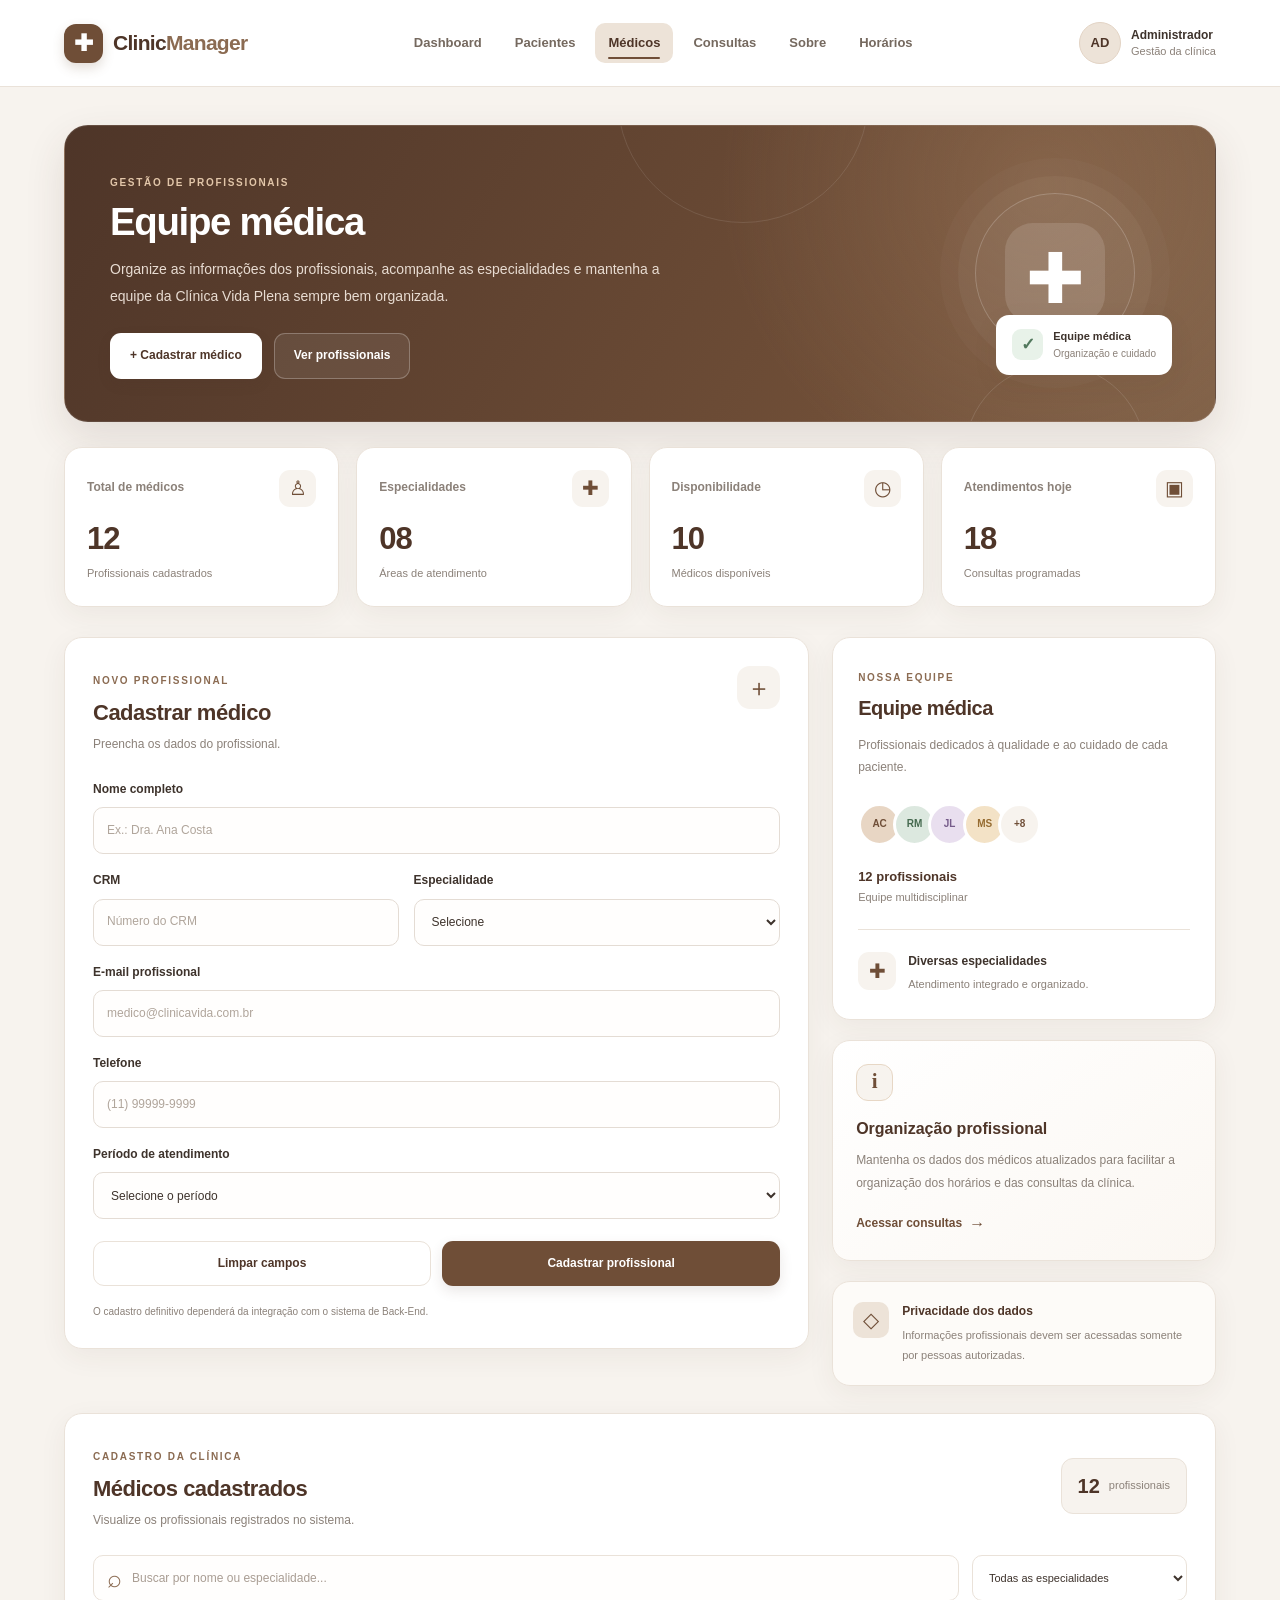
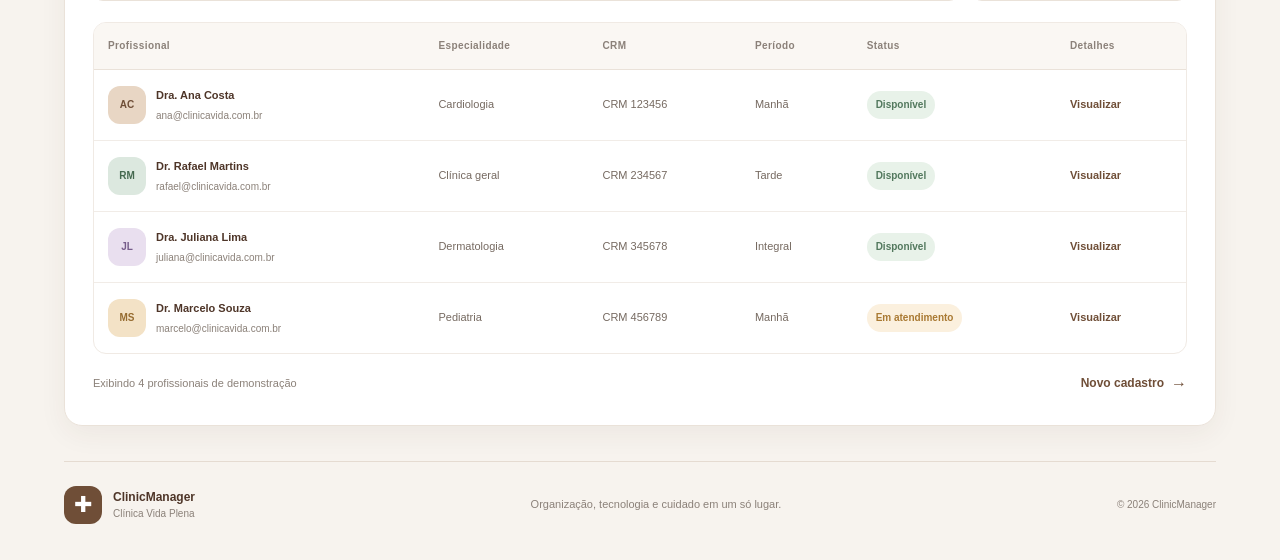
<file: Clinicaprojeto/html/medico.html>
<!DOCTYPE html>
<html lang="pt-BR">

<head>
    <meta charset="UTF-8">
    <meta name="viewport" content="width=device-width, initial-scale=1.0">

    <title>Médicos | ClinicManager</title>

    <!-- CSS compartilhado do projeto -->
    <link rel="stylesheet" href="css/medico.css">

    
</head>

<body>

    <!-- CABEÇALHO -->
    <header class="cm-header">
        <div class="cm-header-container">

            <a href="index.html" class="cm-logo">
                <span class="cm-logo-icon">✚</span>
                <span>Clinic<span>Manager</span></span>
            </a>

            <nav class="cm-nav">
                <a href="index.html">Dashboard</a>
                <a href="paciente.html">Pacientes</a>
                <a href="medico.html" class="active">Médicos</a>
                <a href="consultas.html">Consultas</a>
                <a href="sobre.html">Sobre</a>
                 <a href="confhorario.html" >Horários</a>
            </nav>

            <div class="cm-user">
                <div class="cm-user-avatar">AD</div>

                <div class="cm-user-info">
                    <strong>Administrador</strong>
                    <span>Gestão da clínica</span>
                </div>
            </div>

        </div>
    </header>


    <main class="medico-main">

        <!-- APRESENTAÇÃO -->
        <section class="medico-hero">

            <div class="medico-hero-content">
                <span class="section-eyebrow">GESTÃO DE PROFISSIONAIS</span>

                <h1>Equipe médica</h1>

                <p>
                    Organize as informações dos profissionais, acompanhe
                    as especialidades e mantenha a equipe da Clínica
                    Vida Plena sempre bem organizada.
                </p>

                <div class="hero-actions">
                    <a href="#cadastro-medico" class="btn-primary">
                        + Cadastrar médico
                    </a>

                    <a href="#lista-medicos" class="btn-secondary">
                        Ver profissionais
                    </a>
                </div>
            </div>

            <div class="medico-hero-decoration">
                <div class="hero-decoration-circle">
                    <span>✚</span>
                </div>

                <div class="hero-floating-card">
                    <span class="floating-icon">✓</span>
                    <div>
                        <strong>Equipe médica</strong>
                        <small>Organização e cuidado</small>
                    </div>
                </div>
            </div>

        </section>


        <!-- INDICADORES -->
        <section class="medico-stats">

            <article class="stat-card">
                <div class="stat-top">
                    <span class="stat-label">Total de médicos</span>
                    <span class="stat-icon">♙</span>
                </div>

                <strong class="stat-number">12</strong>
                <span class="stat-description">
                    Profissionais cadastrados
                </span>
            </article>

            <article class="stat-card">
                <div class="stat-top">
                    <span class="stat-label">Especialidades</span>
                    <span class="stat-icon">✚</span>
                </div>

                <strong class="stat-number">08</strong>
                <span class="stat-description">
                    Áreas de atendimento
                </span>
            </article>

            <article class="stat-card">
                <div class="stat-top">
                    <span class="stat-label">Disponibilidade</span>
                    <span class="stat-icon">◷</span>
                </div>

                <strong class="stat-number">10</strong>
                <span class="stat-description">
                    Médicos disponíveis
                </span>
            </article>

            <article class="stat-card">
                <div class="stat-top">
                    <span class="stat-label">Atendimentos hoje</span>
                    <span class="stat-icon">▣</span>
                </div>

                <strong class="stat-number">18</strong>
                <span class="stat-description">
                    Consultas programadas
                </span>
            </article>

        </section>


        <!-- CONTEÚDO PRINCIPAL -->
        <section class="medico-content-grid">

            <!-- CADASTRO -->
            <article class="content-card cadastro-card" id="cadastro-medico">

                <div class="card-heading">
                    <div>
                        <span class="section-eyebrow">NOVO PROFISSIONAL</span>
                        <h2>Cadastrar médico</h2>
                        <p>Preencha os dados do profissional.</p>
                    </div>

                    <span class="heading-icon">＋</span>
                </div>

                <form class="medico-form" action="#" method="post">

                    <div class="form-group">
                        <label for="nome">Nome completo</label>
                        <input
                            type="text"
                            id="nome"
                            name="nome"
                            placeholder="Ex.: Dra. Ana Costa"
                            autocomplete="name"
                            required
                        >
                    </div>

                    <div class="form-row">

                        <div class="form-group">
                            <label for="crm">CRM</label>
                            <input
                                type="text"
                                id="crm"
                                name="crm"
                                placeholder="Número do CRM"
                                required
                            >
                        </div>

                        <div class="form-group">
                            <label for="especialidade">Especialidade</label>

                            <select
                                id="especialidade"
                                name="especialidade"
                                required
                            >
                                <option value="">Selecione</option>
                                <option>Clínica geral</option>
                                <option>Cardiologia</option>
                                <option>Dermatologia</option>
                                <option>Ginecologia</option>
                                <option>Pediatria</option>
                                <option>Ortopedia</option>
                                <option>Neurologia</option>
                                <option>Oftalmologia</option>
                                <option>Outra</option>
                            </select>
                        </div>

                    </div>

                    <div class="form-group">
                        <label for="email">E-mail profissional</label>
                        <input
                            type="email"
                            id="email"
                            name="email"
                            placeholder="medico@clinicavida.com.br"
                            autocomplete="email"
                            required
                        >
                    </div>

                    <div class="form-group">
                        <label for="telefone">Telefone</label>
                        <input
                            type="tel"
                            id="telefone"
                            name="telefone"
                            placeholder="(11) 99999-9999"
                            autocomplete="tel"
                            required
                        >
                    </div>

                    <div class="form-group">
                        <label for="horario">Período de atendimento</label>

                        <select id="horario" name="horario" required>
                            <option value="">Selecione o período</option>
                            <option>Manhã</option>
                            <option>Tarde</option>
                            <option>Noite</option>
                            <option>Integral</option>
                        </select>
                    </div>

                    <div class="form-actions">
                        <button type="reset" class="btn-secondary">
                            Limpar campos
                        </button>

                        <button type="submit" class="btn-primary">
                            Cadastrar profissional
                        </button>
                    </div>

                    <p class="form-note">
                        O cadastro definitivo dependerá da integração
                        com o sistema de Back-End.
                    </p>

                </form>

            </article>


            <!-- INFORMAÇÕES LATERAIS -->
            <aside class="medico-sidebar">

                <article class="content-card team-card">

                    <div class="card-heading">
                        <div>
                            <span class="section-eyebrow">NOSSA EQUIPE</span>
                            <h2>Equipe médica</h2>
                        </div>
                    </div>

                    <p class="sidebar-description">
                        Profissionais dedicados à qualidade e ao cuidado
                        de cada paciente.
                    </p>

                    <div class="team-visual">

                        <div class="team-avatar avatar-one">AC</div>
                        <div class="team-avatar avatar-two">RM</div>
                        <div class="team-avatar avatar-three">JL</div>
                        <div class="team-avatar avatar-four">MS</div>
                        <div class="team-avatar avatar-more">+8</div>

                    </div>

                    <div class="team-summary">
                        <strong>12 profissionais</strong>
                        <span>Equipe multidisciplinar</span>
                    </div>

                    <div class="team-divider"></div>

                    <div class="specialty-summary">
                        <div class="specialty-icon">✚</div>

                        <div>
                            <strong>Diversas especialidades</strong>
                            <p>Atendimento integrado e organizado.</p>
                        </div>
                    </div>

                </article>


                <article class="content-card attention-card">

                    <div class="attention-icon">i</div>

                    <h3>Organização profissional</h3>

                    <p>
                        Mantenha os dados dos médicos atualizados para
                        facilitar a organização dos horários e das
                        consultas da clínica.
                    </p>

                    <a href="consultas.html" class="text-link">
                        Acessar consultas <span>→</span>
                    </a>

                </article>


                <article class="content-card privacy-card">

                    <div class="privacy-icon">◇</div>

                    <div>
                        <h3>Privacidade dos dados</h3>

                        <p>
                            Informações profissionais devem ser acessadas
                            somente por pessoas autorizadas.
                        </p>
                    </div>

                </article>

            </aside>

        </section>


        <!-- LISTA DE MÉDICOS -->
        <section class="content-card doctors-list-card" id="lista-medicos">

            <div class="list-heading">

                <div>
                    <span class="section-eyebrow">CADASTRO DA CLÍNICA</span>
                    <h2>Médicos cadastrados</h2>
                    <p>Visualize os profissionais registrados no sistema.</p>
                </div>

                <div class="list-counter">
                    <strong>12</strong>
                    <span>profissionais</span>
                </div>

            </div>


            <div class="list-toolbar">

                <label class="search-box" for="busca-medico">
                    <span>⌕</span>
                    <input
                        type="search"
                        id="busca-medico"
                        placeholder="Buscar por nome ou especialidade..."
                    >
                </label>

                <select class="filter-select" aria-label="Filtrar por especialidade">
                    <option value="">Todas as especialidades</option>
                    <option>Clínica geral</option>
                    <option>Cardiologia</option>
                    <option>Dermatologia</option>
                    <option>Pediatria</option>
                    <option>Ortopedia</option>
                </select>

            </div>


            <div class="table-wrapper">
                <table class="doctors-table">

                    <thead>
                        <tr>
                            <th>Profissional</th>
                            <th>Especialidade</th>
                            <th>CRM</th>
                            <th>Período</th>
                            <th>Status</th>
                            <th>Detalhes</th>
                        </tr>
                    </thead>

                    <tbody>

                        <tr>
                            <td>
                                <div class="doctor-person">
                                    <div class="doctor-avatar avatar-one">AC</div>

                                    <div>
                                        <strong>Dra. Ana Costa</strong>
                                        <span>ana@clinicavida.com.br</span>
                                    </div>
                                </div>
                            </td>

                            <td>Cardiologia</td>
                            <td>CRM 123456</td>
                            <td>Manhã</td>

                            <td>
                                <span class="status-pill status-active">
                                    Disponível
                                </span>
                            </td>

                            <td>
                                <a href="#cadastro-medico" class="table-link">
                                    Visualizar
                                </a>
                            </td>
                        </tr>


                        <tr>
                            <td>
                                <div class="doctor-person">
                                    <div class="doctor-avatar avatar-two">RM</div>

                                    <div>
                                        <strong>Dr. Rafael Martins</strong>
                                        <span>rafael@clinicavida.com.br</span>
                                    </div>
                                </div>
                            </td>

                            <td>Clínica geral</td>
                            <td>CRM 234567</td>
                            <td>Tarde</td>

                            <td>
                                <span class="status-pill status-active">
                                    Disponível
                                </span>
                            </td>

                            <td>
                                <a href="#cadastro-medico" class="table-link">
                                    Visualizar
                                </a>
                            </td>
                        </tr>


                        <tr>
                            <td>
                                <div class="doctor-person">
                                    <div class="doctor-avatar avatar-three">JL</div>

                                    <div>
                                        <strong>Dra. Juliana Lima</strong>
                                        <span>juliana@clinicavida.com.br</span>
                                    </div>
                                </div>
                            </td>

                            <td>Dermatologia</td>
                            <td>CRM 345678</td>
                            <td>Integral</td>

                            <td>
                                <span class="status-pill status-active">
                                    Disponível
                                </span>
                            </td>

                            <td>
                                <a href="#cadastro-medico" class="table-link">
                                    Visualizar
                                </a>
                            </td>
                        </tr>


                        <tr>
                            <td>
                                <div class="doctor-person">
                                    <div class="doctor-avatar avatar-four">MS</div>

                                    <div>
                                        <strong>Dr. Marcelo Souza</strong>
                                        <span>marcelo@clinicavida.com.br</span>
                                    </div>
                                </div>
                            </td>

                            <td>Pediatria</td>
                            <td>CRM 456789</td>
                            <td>Manhã</td>

                            <td>
                                <span class="status-pill status-away">
                                    Em atendimento
                                </span>
                            </td>

                            <td>
                                <a href="#cadastro-medico" class="table-link">
                                    Visualizar
                                </a>
                            </td>
                        </tr>

                    </tbody>

                </table>
            </div>


            <div class="table-footer">
                <span>Exibindo 4 profissionais de demonstração</span>

                <a href="#cadastro-medico" class="text-link">
                    Novo cadastro <span>→</span>
                </a>
            </div>

        </section>


        <!-- RODAPÉ -->
        <footer class="medico-footer">

            <div class="footer-brand">
                <span class="footer-logo">✚</span>

                <div>
                    <strong>ClinicManager</strong>
                    <span>Clínica Vida Plena</span>
                </div>
            </div>

            <p>
                Organização, tecnologia e cuidado em um só lugar.
            </p>

            <span class="footer-copyright">
                © 2026 ClinicManager
            </span>

        </footer>

    </main>

</body>
</html>
</file>
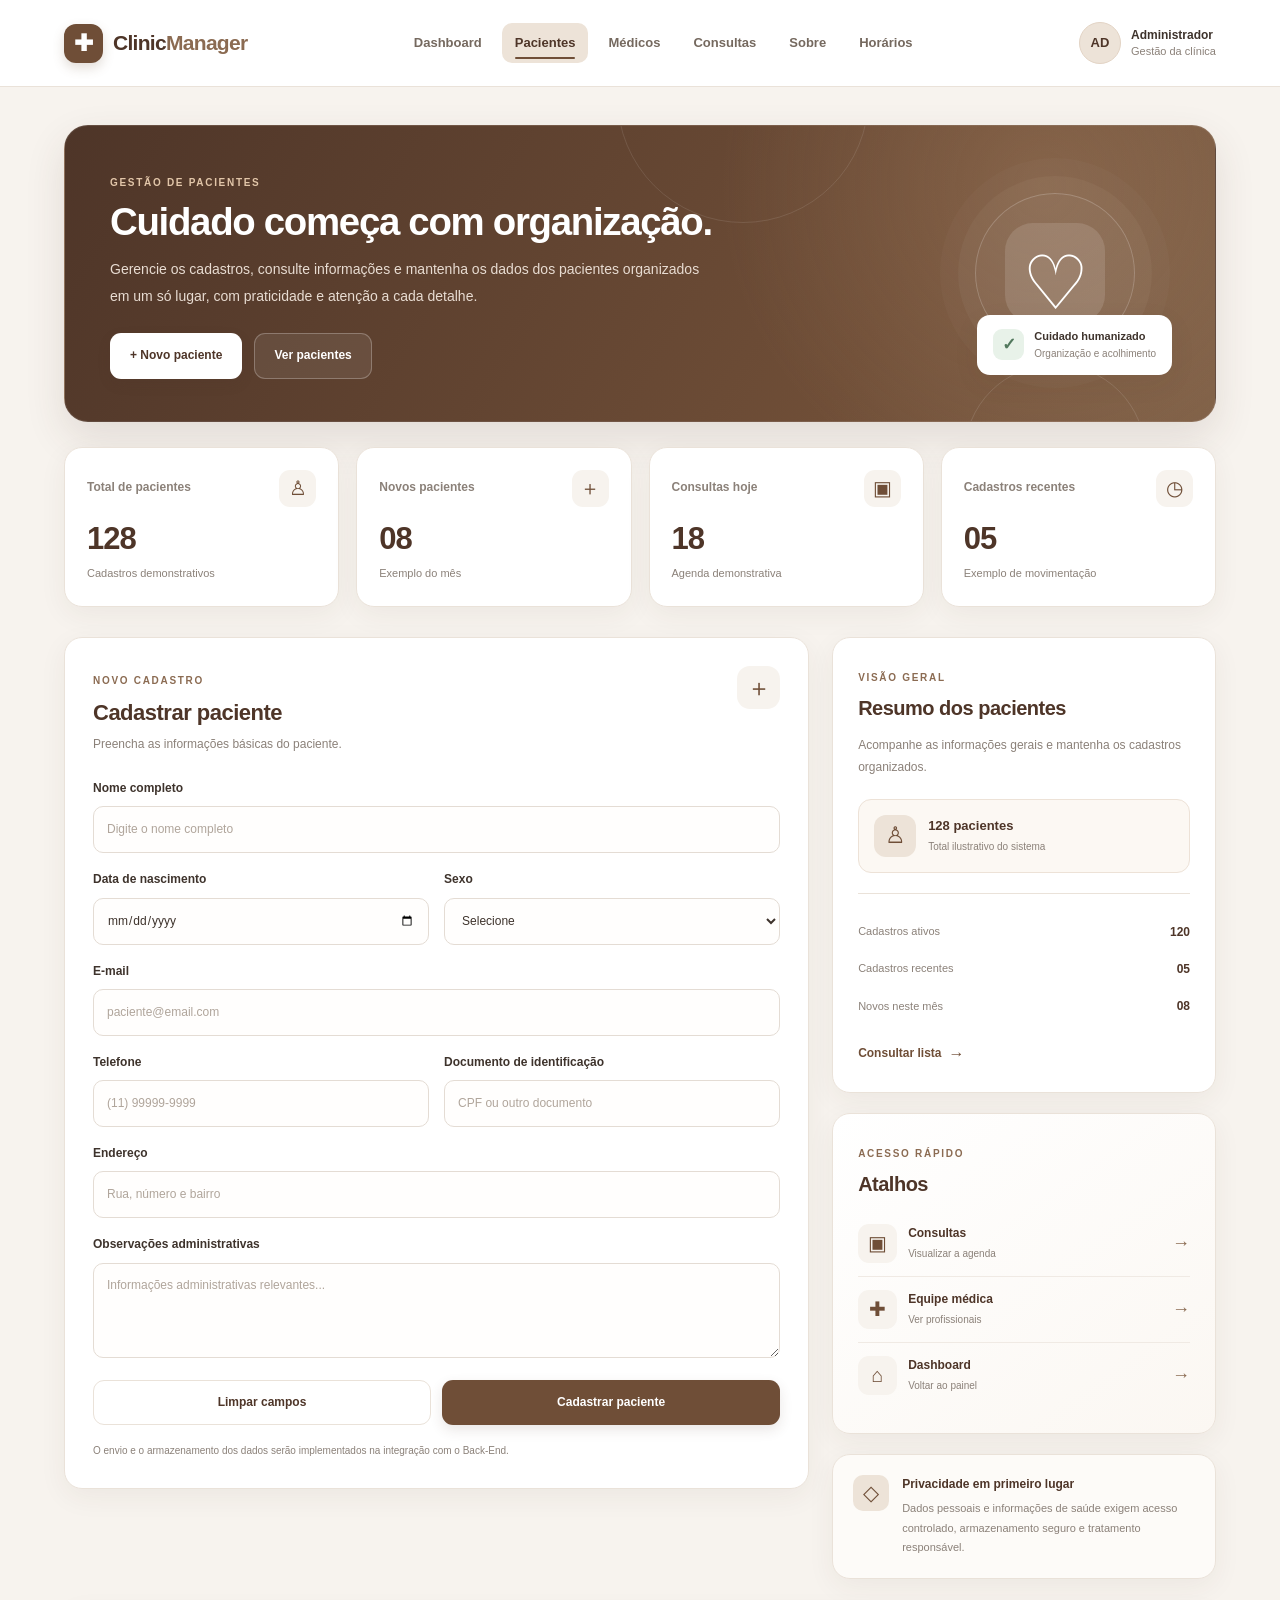
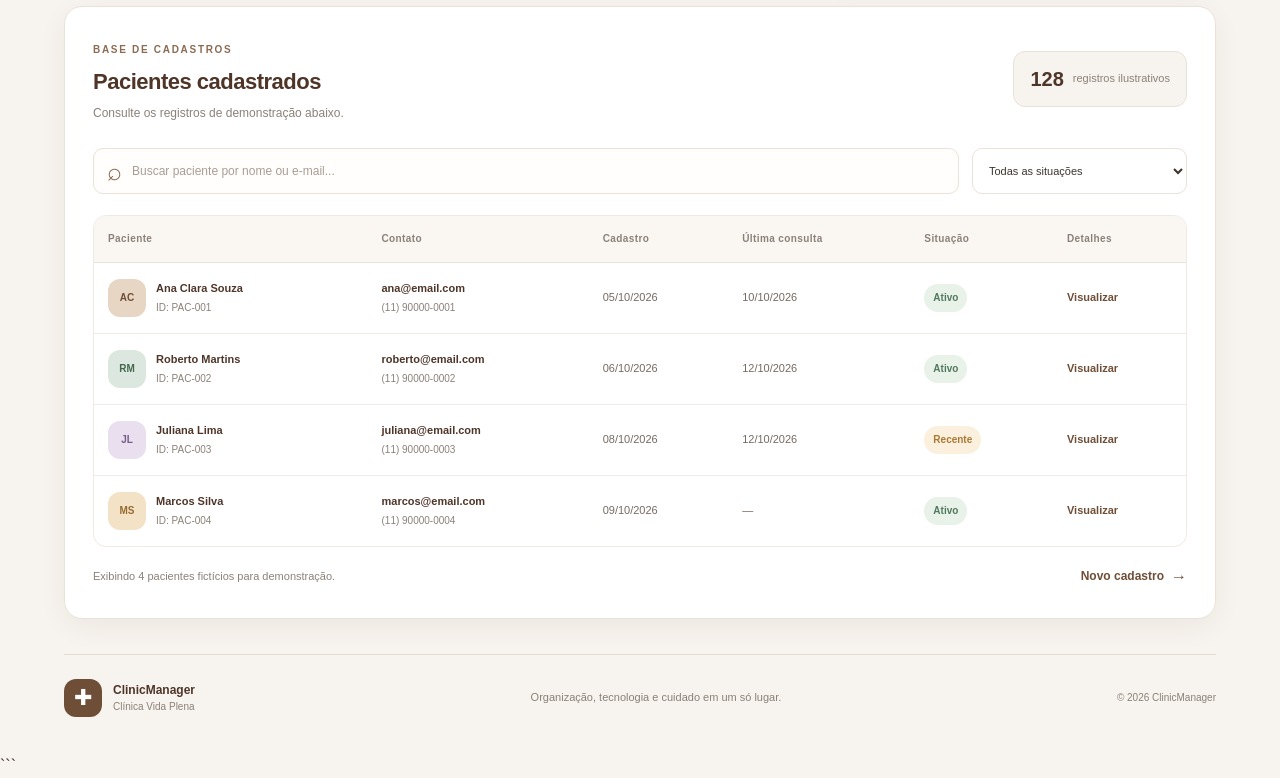
<file: Clinicaprojeto/html/paciente.html>
<!DOCTYPE html>
<html lang="pt-BR">

<head>
    <meta charset="UTF-8">
    <meta name="viewport" content="width=device-width, initial-scale=1.0">

    <title>Pacientes | ClinicManager</title>

    <link rel="stylesheet" href="css/paciente.css">
    
</head>

<body>

    <!-- CABEÇALHO PADRONIZADO -->
    <header class="cm-header">
        <div class="cm-header-container">

            <a href="index.html" class="cm-logo">
                <span class="cm-logo-icon">✚</span>
                <span>Clinic<span>Manager</span></span>
            </a>

            <nav class="cm-nav">
                <a href="index.html">Dashboard</a>
                <a href="pacientes.html" class="active">Pacientes</a>
                <a href="medico.html">Médicos</a>
                <a href="consultas.html">Consultas</a>
                <a href="sobre.html">Sobre</a>
                 <a href="confhorario.html" >Horários</a>
            </nav>

            <div class="cm-user">
                <div class="cm-user-avatar">AD</div>

                <div class="cm-user-info">
                    <strong>Administrador</strong>
                    <span>Gestão da clínica</span>
                </div>
            </div>

        </div>
    </header>


    <main class="pacientes-main">

        <!-- BANNER PRINCIPAL -->
        <section class="pacientes-hero">

            <div class="pacientes-hero-content">

                <span class="section-eyebrow">
                    GESTÃO DE PACIENTES
                </span>

                <h1>Cuidado começa com organização.</h1>

                <p>
                    Gerencie os cadastros, consulte informações e mantenha
                    os dados dos pacientes organizados em um só lugar,
                    com praticidade e atenção a cada detalhe.
                </p>

                <div class="pacientes-hero-actions">
                    <a href="#cadastro-paciente" class="btn-primary">
                        + Novo paciente
                    </a>

                    <a href="#lista-pacientes" class="btn-secondary">
                        Ver pacientes
                    </a>
                </div>

            </div>

            <div class="pacientes-hero-decoration">
                <div class="patients-circle">
                    <span>♡</span>
                </div>

                <div class="patients-floating-card">
                    <span class="floating-check">✓</span>

                    <div>
                        <strong>Cuidado humanizado</strong>
                        <small>Organização e acolhimento</small>
                    </div>
                </div>
            </div>

        </section>


        <!-- INDICADORES -->
        <section class="pacientes-stats">

            <article class="patient-stat-card">
                <div class="patient-stat-top">
                    <span>Total de pacientes</span>
                    <span class="patient-stat-icon">♙</span>
                </div>

                <strong>128</strong>

                <small>Cadastros demonstrativos</small>
            </article>

            <article class="patient-stat-card">
                <div class="patient-stat-top">
                    <span>Novos pacientes</span>
                    <span class="patient-stat-icon">＋</span>
                </div>

                <strong>08</strong>

                <small>Exemplo do mês</small>
            </article>

            <article class="patient-stat-card">
                <div class="patient-stat-top">
                    <span>Consultas hoje</span>
                    <span class="patient-stat-icon">▣</span>
                </div>

                <strong>18</strong>

                <small>Agenda demonstrativa</small>
            </article>

            <article class="patient-stat-card">
                <div class="patient-stat-top">
                    <span>Cadastros recentes</span>
                    <span class="patient-stat-icon">◷</span>
                </div>

                <strong>05</strong>

                <small>Exemplo de movimentação</small>
            </article>

        </section>


        <!-- ÁREA PRINCIPAL -->
        <section class="pacientes-content-grid">

            <!-- FORMULÁRIO DE CADASTRO -->
            <article class="patient-card patient-form-card"
                     id="cadastro-paciente">

                <div class="patient-card-heading">

                    <div>
                        <span class="section-eyebrow">
                            NOVO CADASTRO
                        </span>

                        <h2>Cadastrar paciente</h2>

                        <p>
                            Preencha as informações básicas do paciente.
                        </p>
                    </div>

                    <span class="patient-heading-icon">＋</span>

                </div>


                <form class="patient-form" action="#" method="post">

                    <div class="patient-form-group">
                        <label for="nome-paciente">
                            Nome completo
                        </label>

                        <input
                            type="text"
                            id="nome-paciente"
                            name="nome"
                            placeholder="Digite o nome completo"
                            autocomplete="name"
                            required
                        >
                    </div>


                    <div class="patient-form-row">

                        <div class="patient-form-group">
                            <label for="nascimento">
                                Data de nascimento
                            </label>

                            <input
                                type="date"
                                id="nascimento"
                                name="data_nascimento"
                                required
                            >
                        </div>

                        <div class="patient-form-group">
                            <label for="sexo">
                                Sexo
                            </label>

                            <select id="sexo" name="sexo" required>
                                <option value="">Selecione</option>
                                <option value="feminino">Feminino</option>
                                <option value="masculino">Masculino</option>
                                <option value="nao_informado">
                                    Prefiro não informar
                                </option>
                            </select>
                        </div>

                    </div>


                    <div class="patient-form-group">
                        <label for="email-paciente">
                            E-mail
                        </label>

                        <input
                            type="email"
                            id="email-paciente"
                            name="email"
                            placeholder="paciente@email.com"
                            autocomplete="email"
                            required
                        >
                    </div>


                    <div class="patient-form-row">

                        <div class="patient-form-group">
                            <label for="telefone-paciente">
                                Telefone
                            </label>

                            <input
                                type="tel"
                                id="telefone-paciente"
                                name="telefone"
                                placeholder="(11) 99999-9999"
                                autocomplete="tel"
                                required
                            >
                        </div>

                        <div class="patient-form-group">
                            <label for="documento-paciente">
                                Documento de identificação
                            </label>

                            <input
                                type="text"
                                id="documento-paciente"
                                name="documento"
                                placeholder="CPF ou outro documento"
                                autocomplete="off"
                            >
                        </div>

                    </div>


                    <div class="patient-form-group">
                        <label for="endereco-paciente">
                            Endereço
                        </label>

                        <input
                            type="text"
                            id="endereco-paciente"
                            name="endereco"
                            placeholder="Rua, número e bairro"
                            autocomplete="street-address"
                        >
                    </div>


                    <div class="patient-form-group">
                        <label for="observacoes-paciente">
                            Observações administrativas
                        </label>

                        <textarea
                            id="observacoes-paciente"
                            name="observacoes"
                            rows="3"
                            placeholder="Informações administrativas relevantes..."
                        ></textarea>
                    </div>


                    <div class="patient-form-actions">

                        <button type="reset" class="btn-secondary">
                            Limpar campos
                        </button>

                        <button type="submit" class="btn-primary">
                            Cadastrar paciente
                        </button>

                    </div>

                    <p class="patient-form-note">
                        O envio e o armazenamento dos dados serão
                        implementados na integração com o Back-End.
                    </p>

                </form>

            </article>


            <!-- PAINEL LATERAL -->
            <aside class="patients-sidebar">

                <!-- RESUMO -->
                <article class="patient-card patient-summary-card">

                    <div class="patient-card-heading">
                        <div>
                            <span class="section-eyebrow">
                                VISÃO GERAL
                            </span>

                            <h2>Resumo dos pacientes</h2>
                        </div>
                    </div>

                    <p class="patient-sidebar-description">
                        Acompanhe as informações gerais e mantenha
                        os cadastros organizados.
                    </p>


                    <div class="summary-highlight">
                        <div class="summary-highlight-icon">♙</div>

                        <div>
                            <strong>128 pacientes</strong>
                            <span>Total ilustrativo do sistema</span>
                        </div>
                    </div>


                    <div class="summary-divider"></div>


                    <div class="summary-row">
                        <span>Cadastros ativos</span>
                        <strong>120</strong>
                    </div>

                    <div class="summary-row">
                        <span>Cadastros recentes</span>
                        <strong>05</strong>
                    </div>

                    <div class="summary-row">
                        <span>Novos neste mês</span>
                        <strong>08</strong>
                    </div>


                    <a href="#lista-pacientes" class="patient-text-link">
                        Consultar lista <span>→</span>
                    </a>

                </article>


                <!-- ATALHOS -->
                <article class="patient-card patient-shortcuts-card">

                    <div class="patient-card-heading">
                        <div>
                            <span class="section-eyebrow">
                                ACESSO RÁPIDO
                            </span>

                            <h2>Atalhos</h2>
                        </div>
                    </div>


                    <a href="consultas.html" class="patient-shortcut">
                        <span class="shortcut-icon">▣</span>

                        <span class="shortcut-text">
                            <strong>Consultas</strong>
                            <small>Visualizar a agenda</small>
                        </span>

                        <span class="shortcut-arrow">→</span>
                    </a>


                    <a href="medico.html" class="patient-shortcut">
                        <span class="shortcut-icon">✚</span>

                        <span class="shortcut-text">
                            <strong>Equipe médica</strong>
                            <small>Ver profissionais</small>
                        </span>

                        <span class="shortcut-arrow">→</span>
                    </a>


                    <a href="index.html" class="patient-shortcut">
                        <span class="shortcut-icon">⌂</span>

                        <span class="shortcut-text">
                            <strong>Dashboard</strong>
                            <small>Voltar ao painel</small>
                        </span>

                        <span class="shortcut-arrow">→</span>
                    </a>

                </article>


                <!-- PRIVACIDADE -->
                <article class="patient-card patient-privacy-card">

                    <div class="privacy-symbol">◇</div>

                    <div>
                        <h3>Privacidade em primeiro lugar</h3>

                        <p>
                            Dados pessoais e informações de saúde exigem
                            acesso controlado, armazenamento seguro e
                            tratamento responsável.
                        </p>
                    </div>

                </article>

            </aside>

        </section>


        <!-- LISTA DE PACIENTES -->
        <section class="patient-card patient-list-card"
                 id="lista-pacientes">

            <div class="patient-list-heading">

                <div>
                    <span class="section-eyebrow">
                        BASE DE CADASTROS
                    </span>

                    <h2>Pacientes cadastrados</h2>

                    <p>
                        Consulte os registros de demonstração abaixo.
                    </p>
                </div>

                <div class="patient-list-count">
                    <strong>128</strong>
                    <span>registros ilustrativos</span>
                </div>

            </div>


            <!-- BUSCA VISUAL -->
            <div class="patient-list-toolbar">

                <label class="patient-search" for="busca-paciente">
                    <span>⌕</span>

                    <input
                        type="search"
                        id="busca-paciente"
                        placeholder="Buscar paciente por nome ou e-mail..."
                    >
                </label>

                <select
                    class="patient-filter"
                    aria-label="Filtrar pacientes por situação"
                >
                    <option value="">Todas as situações</option>
                    <option value="ativo">Ativo</option>
                    <option value="recente">Cadastro recente</option>
                </select>

            </div>


            <div class="patient-table-wrapper">

                <table class="patient-table">

                    <thead>
                        <tr>
                            <th>Paciente</th>
                            <th>Contato</th>
                            <th>Cadastro</th>
                            <th>Última consulta</th>
                            <th>Situação</th>
                            <th>Detalhes</th>
                        </tr>
                    </thead>

                    <tbody>

                        <tr>
                            <td>
                                <div class="patient-person">
                                    <div class="patient-avatar patient-avatar-one">
                                        AC
                                    </div>

                                    <div>
                                        <strong>Ana Clara Souza</strong>
                                        <span>ID: PAC-001</span>
                                    </div>
                                </div>
                            </td>

                            <td>
                                <div class="patient-contact">
                                    <strong>ana@email.com</strong>
                                    <span>(11) 90000-0001</span>
                                </div>
                            </td>

                            <td>05/10/2026</td>
                            <td>10/10/2026</td>

                            <td>
                                <span class="patient-status status-active">
                                    Ativo
                                </span>
                            </td>

                            <td>
                                <a href="#cadastro-paciente"
                                   class="patient-table-link">
                                    Visualizar
                                </a>
                            </td>
                        </tr>


                        <tr>
                            <td>
                                <div class="patient-person">
                                    <div class="patient-avatar patient-avatar-two">
                                        RM
                                    </div>

                                    <div>
                                        <strong>Roberto Martins</strong>
                                        <span>ID: PAC-002</span>
                                    </div>
                                </div>
                            </td>

                            <td>
                                <div class="patient-contact">
                                    <strong>roberto@email.com</strong>
                                    <span>(11) 90000-0002</span>
                                </div>
                            </td>

                            <td>06/10/2026</td>
                            <td>12/10/2026</td>

                            <td>
                                <span class="patient-status status-active">
                                    Ativo
                                </span>
                            </td>

                            <td>
                                <a href="#cadastro-paciente"
                                   class="patient-table-link">
                                    Visualizar
                                </a>
                            </td>
                        </tr>


                        <tr>
                            <td>
                                <div class="patient-person">
                                    <div class="patient-avatar patient-avatar-three">
                                        JL
                                    </div>

                                    <div>
                                        <strong>Juliana Lima</strong>
                                        <span>ID: PAC-003</span>
                                    </div>
                                </div>
                            </td>

                            <td>
                                <div class="patient-contact">
                                    <strong>juliana@email.com</strong>
                                    <span>(11) 90000-0003</span>
                                </div>
                            </td>

                            <td>08/10/2026</td>
                            <td>12/10/2026</td>

                            <td>
                                <span class="patient-status status-recent">
                                    Recente
                                </span>
                            </td>

                            <td>
                                <a href="#cadastro-paciente"
                                   class="patient-table-link">
                                    Visualizar
                                </a>
                            </td>
                        </tr>


                        <tr>
                            <td>
                                <div class="patient-person">
                                    <div class="patient-avatar patient-avatar-four">
                                        MS
                                    </div>

                                    <div>
                                        <strong>Marcos Silva</strong>
                                        <span>ID: PAC-004</span>
                                    </div>
                                </div>
                            </td>

                            <td>
                                <div class="patient-contact">
                                    <strong>marcos@email.com</strong>
                                    <span>(11) 90000-0004</span>
                                </div>
                            </td>

                            <td>09/10/2026</td>
                            <td>—</td>

                            <td>
                                <span class="patient-status status-active">
                                    Ativo
                                </span>
                            </td>

                            <td>
                                <a href="#cadastro-paciente"
                                   class="patient-table-link">
                                    Visualizar
                                </a>
                            </td>
                        </tr>


                    </tbody>

                </table>

            </div>


            <div class="patient-table-footer">

                <span>
                    Exibindo 4 pacientes fictícios para demonstração.
                </span>

                <a href="#cadastro-paciente" class="patient-text-link">
                    Novo cadastro <span>→</span>
                </a>

            </div>

        </section>


        <!-- RODAPÉ -->
        <footer class="patients-footer">

            <div class="patients-footer-brand">

                <span class="patients-footer-logo">✚</span>

                <div>
                    <strong>ClinicManager</strong>
                    <span>Clínica Vida Plena</span>
                </div>

            </div>

            <p>
                Organização, tecnologia e cuidado em um só lugar.
            </p>

            <span class="patients-copyright">
                © 2026 ClinicManager
            </span>

        </footer>

    </main>

</body>
</html>
```
</file>
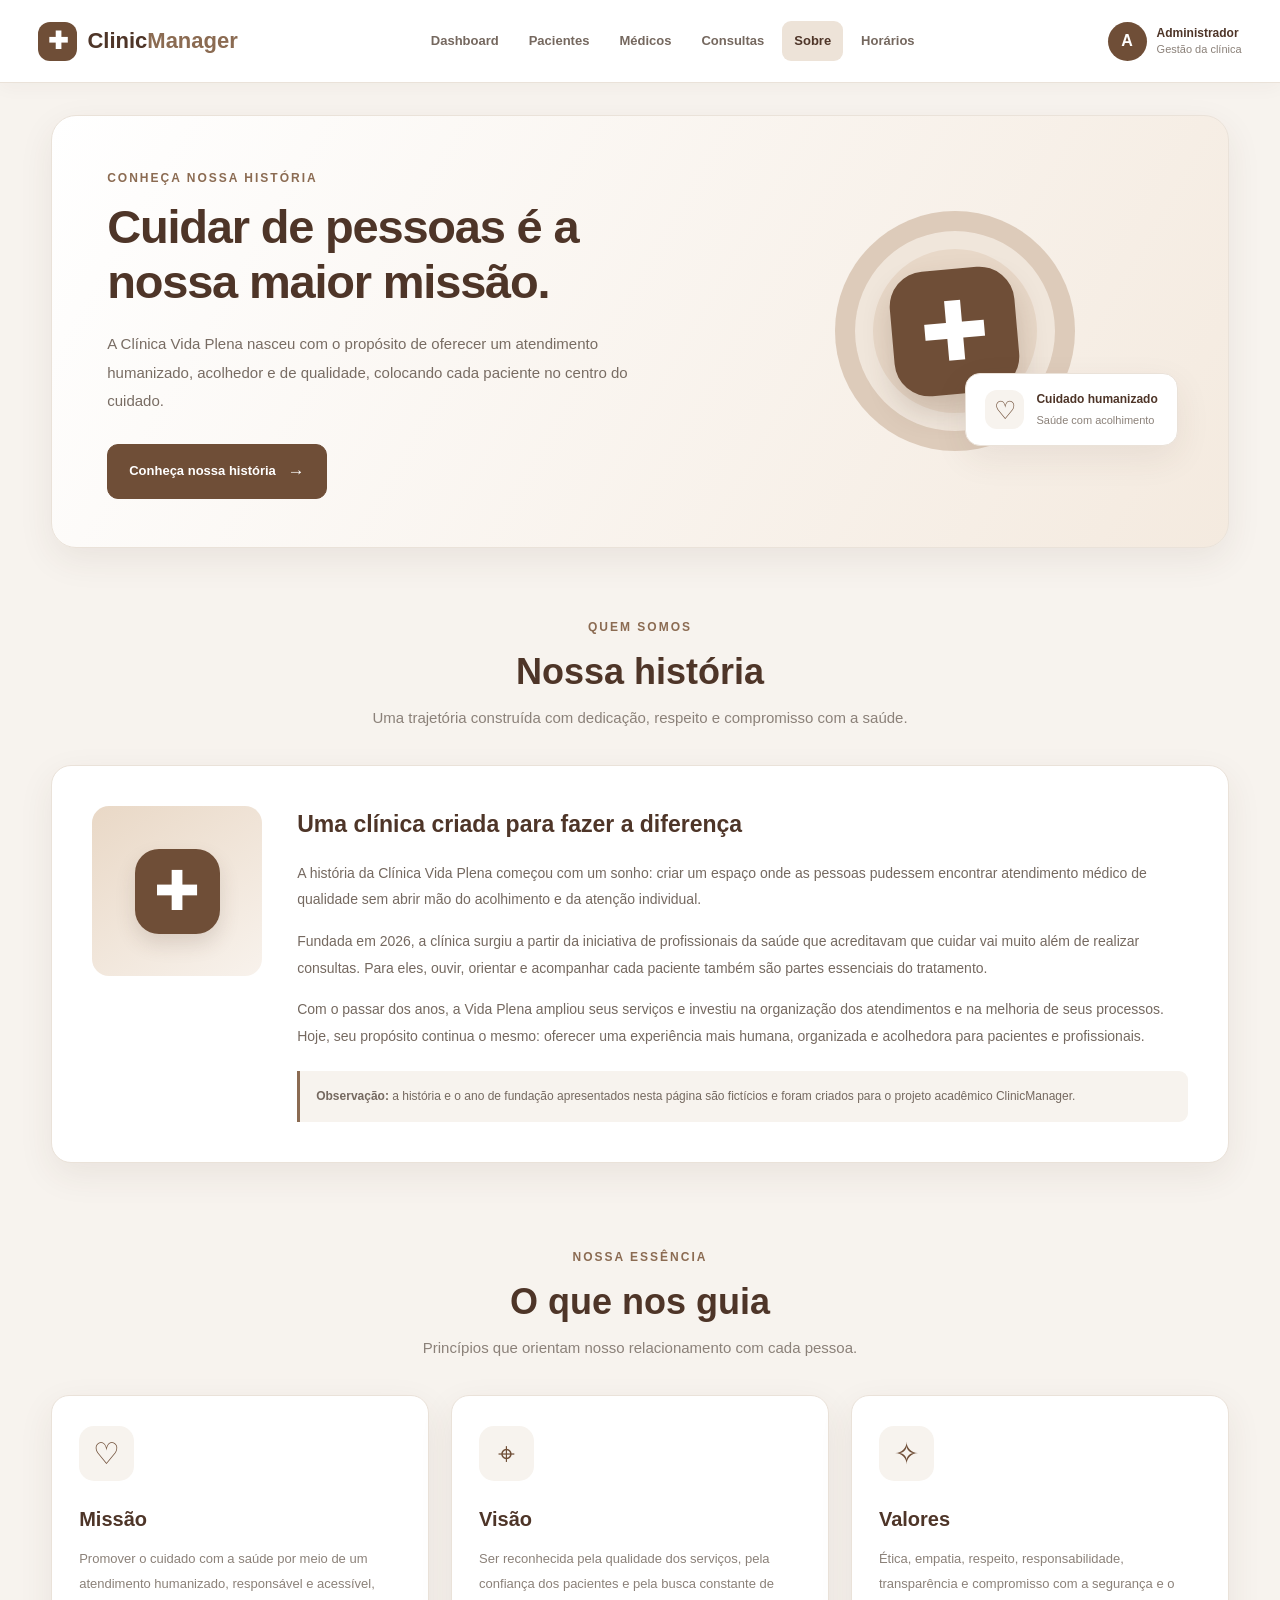
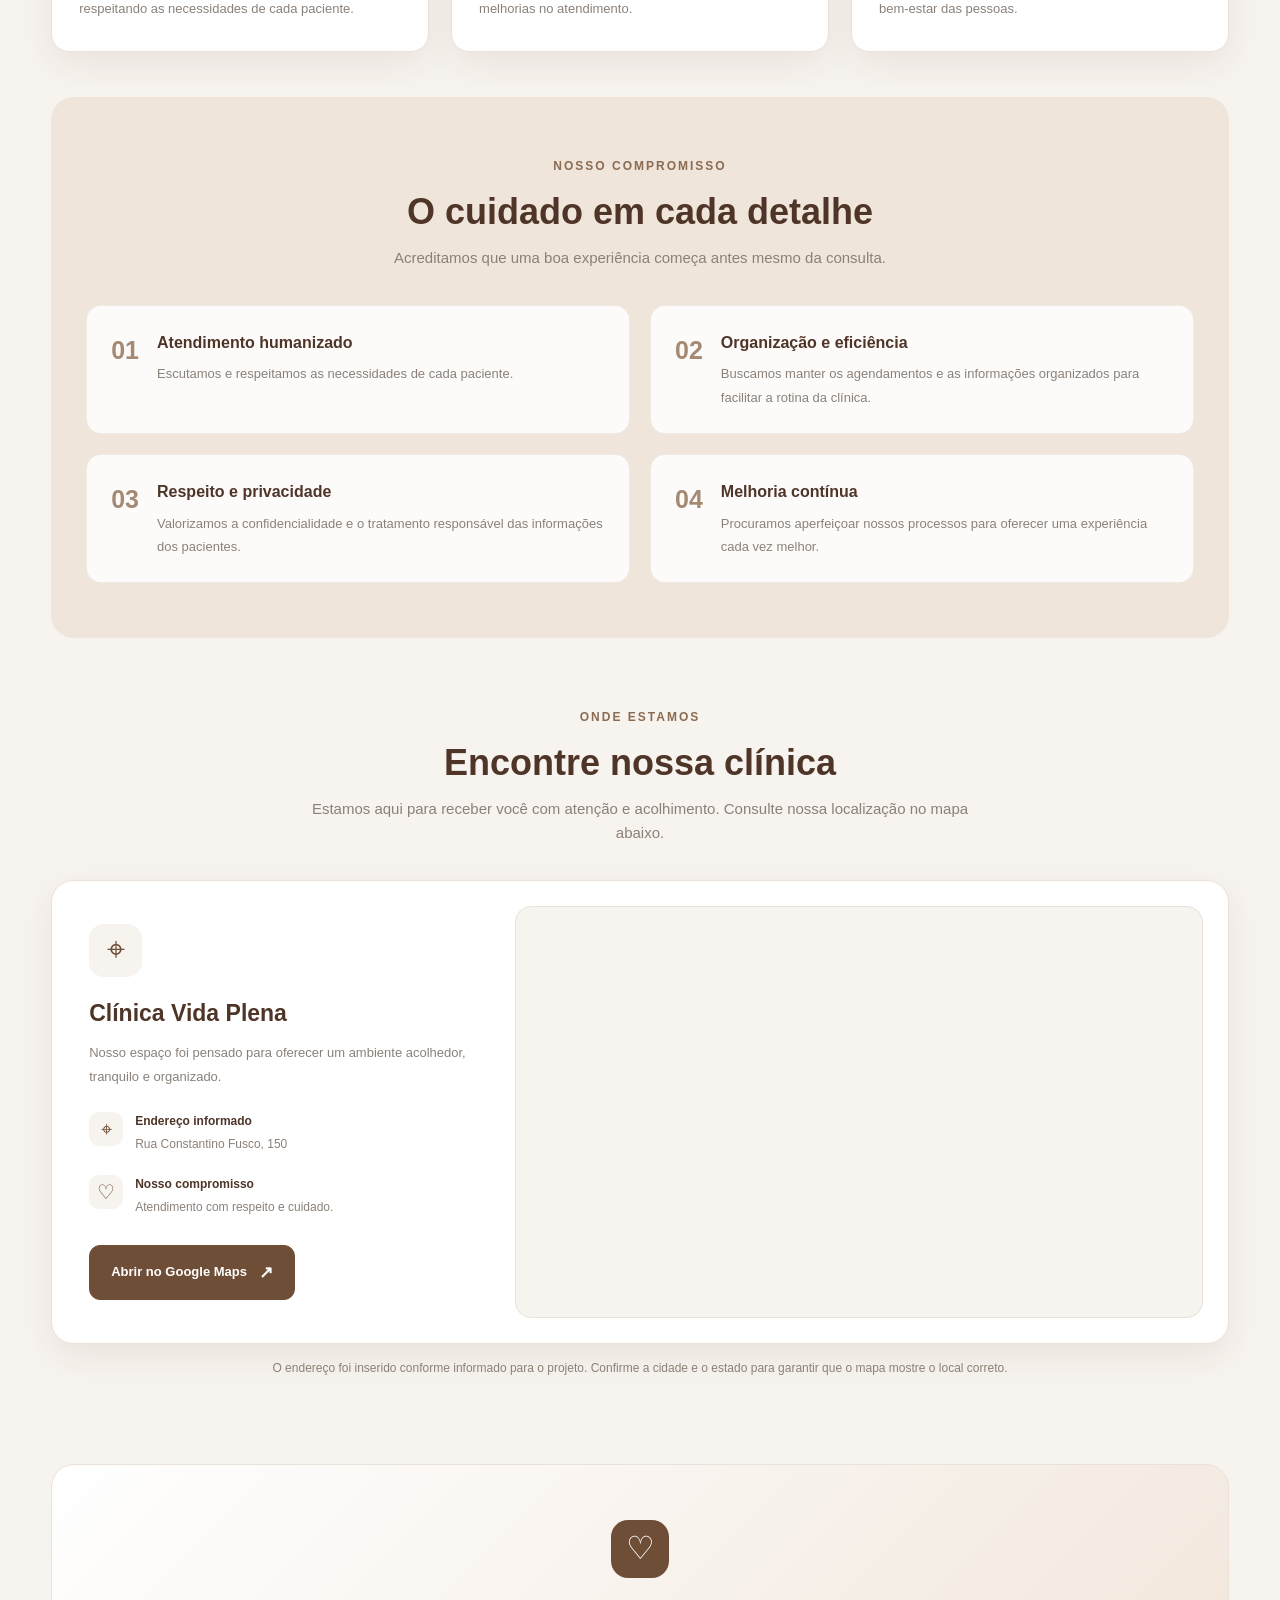
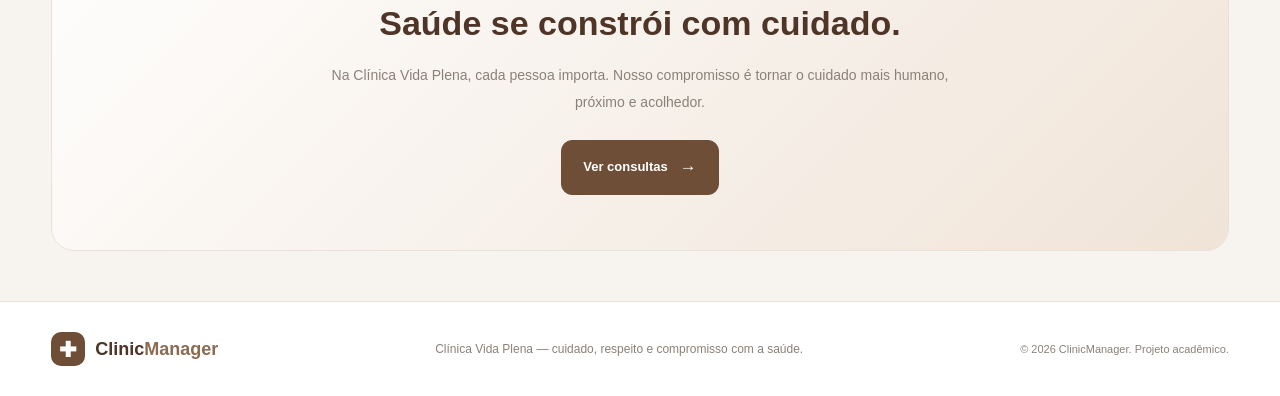
<file: Clinicaprojeto/html/sobre.html>
<!DOCTYPE html>
<html lang="pt-br">

<head>
    <meta charset="UTF-8">
    <meta name="viewport" content="width=device-width, initial-scale=1.0">

    <title>Sobre a Clínica | ClinicManager</title>

    <!-- CSS padrão do sistema -->
    <link rel="stylesheet" href="css/sobre.css">

    
</head>

<body>

    <!-- CABEÇALHO -->
    <header class="cm-header">
        <div class="cm-header-container">

            <a href="index.html" class="cm-logo">
                <span class="cm-logo-icon">✚</span>
                <span>Clinic<span>Manager</span></span>
            </a>

            <nav class="cm-nav">
                <a href="index.html">Dashboard</a>
                <a href="paciente.html">Pacientes</a>
                <a href="medico.html">Médicos</a>
                <a href="consultas.html">Consultas</a>
                <a href="sobre.html" class="active">Sobre</a>
                 <a href="confhorario.html" >Horários</a>
            </nav>

            <div class="cm-user">
                <div class="cm-user-avatar">A</div>
                <div class="cm-user-info">
                    <strong>Administrador</strong>
                    <span>Gestão da clínica</span>
                </div>
            </div>

        </div>
    </header>


    <!-- CONTEÚDO PRINCIPAL -->
    <main class="sobre-container">

        <!-- APRESENTAÇÃO -->
        <section class="sobre-hero">
            <div class="sobre-hero-content">
                <span class="sobre-tag">CONHEÇA NOSSA HISTÓRIA</span>

                <h1>Cuidar de pessoas é a nossa maior missão.</h1>

                <p>
                    A Clínica Vida Plena nasceu com o propósito de oferecer
                    um atendimento humanizado, acolhedor e de qualidade,
                    colocando cada paciente no centro do cuidado.
                </p>

                <a href="#nossa-historia" class="sobre-button">
                    Conheça nossa história
                    <span>→</span>
                </a>
            </div>

            <div class="sobre-hero-illustration">
                <div class="sobre-circle">
                    <span class="sobre-medical-icon">✚</span>
                </div>

                <div class="sobre-floating-card">
                    <span class="floating-icon">♡</span>
                    <div>
                        <strong>Cuidado humanizado</strong>
                        <p>Saúde com acolhimento</p>
                    </div>
                </div>
            </div>
        </section>


        <!-- NOSSA HISTÓRIA -->
        <section class="sobre-section" id="nossa-historia">
            <div class="sobre-section-heading">
                <span class="sobre-tag">QUEM SOMOS</span>
                <h2>Nossa história</h2>
                <p>
                    Uma trajetória construída com dedicação, respeito e compromisso
                    com a saúde.
                </p>
            </div>

            <div class="historia-card">
                <div class="historia-decoration">
                    <span>✚</span>
                </div>

                <div class="historia-content">
                    <h3>Uma clínica criada para fazer a diferença</h3>

                    <p>
                        A história da Clínica Vida Plena começou com um sonho:
                        criar um espaço onde as pessoas pudessem encontrar
                        atendimento médico de qualidade sem abrir mão do
                        acolhimento e da atenção individual.
                    </p>

                    <p>
                        Fundada em 2026, a clínica surgiu a partir da iniciativa
                        de profissionais da saúde que acreditavam que cuidar
                        vai muito além de realizar consultas. Para eles, ouvir,
                        orientar e acompanhar cada paciente também são partes
                        essenciais do tratamento.
                    </p>

                    <p>
                        Com o passar dos anos, a Vida Plena ampliou seus serviços
                        e investiu na organização dos atendimentos e na melhoria
                        de seus processos. Hoje, seu propósito continua o mesmo:
                        oferecer uma experiência mais humana, organizada e
                        acolhedora para pacientes e profissionais.
                    </p>

                    <p class="historia-observation">
                        <strong>Observação:</strong> a história e o ano de fundação
                        apresentados nesta página são fictícios e foram criados
                        para o projeto acadêmico ClinicManager.
                    </p>
                </div>
            </div>
        </section>


        <!-- MISSÃO, VISÃO E VALORES -->
        <section class="sobre-section">
            <div class="sobre-section-heading">
                <span class="sobre-tag">NOSSA ESSÊNCIA</span>
                <h2>O que nos guia</h2>
                <p>
                    Princípios que orientam nosso relacionamento com cada pessoa.
                </p>
            </div>

            <div class="valores-grid">

                <article class="valor-card">
                    <div class="valor-icon">♡</div>
                    <h3>Missão</h3>
                    <p>
                        Promover o cuidado com a saúde por meio de um atendimento
                        humanizado, responsável e acessível, respeitando as
                        necessidades de cada paciente.
                    </p>
                </article>

                <article class="valor-card">
                    <div class="valor-icon">⌖</div>
                    <h3>Visão</h3>
                    <p>
                        Ser reconhecida pela qualidade dos serviços, pela confiança
                        dos pacientes e pela busca constante de melhorias no
                        atendimento.
                    </p>
                </article>

                <article class="valor-card">
                    <div class="valor-icon">✧</div>
                    <h3>Valores</h3>
                    <p>
                        Ética, empatia, respeito, responsabilidade, transparência
                        e compromisso com a segurança e o bem-estar das pessoas.
                    </p>
                </article>

            </div>
        </section>


        <!-- DIFERENCIAIS -->
        <section class="sobre-section diferenciais-section">
            <div class="sobre-section-heading">
                <span class="sobre-tag">NOSSO COMPROMISSO</span>
                <h2>O cuidado em cada detalhe</h2>
                <p>
                    Acreditamos que uma boa experiência começa antes mesmo
                    da consulta.
                </p>
            </div>

            <div class="diferenciais-grid">

                <article class="diferencial-item">
                    <span class="diferencial-number">01</span>
                    <div>
                        <h3>Atendimento humanizado</h3>
                        <p>
                            Escutamos e respeitamos as necessidades de cada paciente.
                        </p>
                    </div>
                </article>

                <article class="diferencial-item">
                    <span class="diferencial-number">02</span>
                    <div>
                        <h3>Organização e eficiência</h3>
                        <p>
                            Buscamos manter os agendamentos e as informações
                            organizados para facilitar a rotina da clínica.
                        </p>
                    </div>
                </article>

                <article class="diferencial-item">
                    <span class="diferencial-number">03</span>
                    <div>
                        <h3>Respeito e privacidade</h3>
                        <p>
                            Valorizamos a confidencialidade e o tratamento
                            responsável das informações dos pacientes.
                        </p>
                    </div>
                </article>

                <article class="diferencial-item">
                    <span class="diferencial-number">04</span>
                    <div>
                        <h3>Melhoria contínua</h3>
                        <p>
                            Procuramos aperfeiçoar nossos processos para oferecer
                            uma experiência cada vez melhor.
                        </p>
                    </div>
                </article>

            </div>
        </section>


        <!-- LOCALIZAÇÃO E MAPA -->
        <section class="sobre-section localizacao-section" id="localizacao">

            <div class="sobre-section-heading">
                <span class="sobre-tag">ONDE ESTAMOS</span>
                <h2>Encontre nossa clínica</h2>
                <p>
                    Estamos aqui para receber você com atenção e acolhimento.
                    Consulte nossa localização no mapa abaixo.
                </p>
            </div>

            <div class="localizacao-card">

                <div class="localizacao-info">
                    <div class="localizacao-icon">⌖</div>

                    <h3>Clínica Vida Plena</h3>

                    <p class="localizacao-descricao">
                        Nosso espaço foi pensado para oferecer um ambiente
                        acolhedor, tranquilo e organizado.
                    </p>

                    <div class="endereco-item">
                        <span class="endereco-symbol">⌖</span>
                        <div>
                            <strong>Endereço informado</strong>
                            <p>Rua Constantino Fusco, 150</p>
                        </div>
                    </div>

                    <div class="endereco-item">
                        <span class="endereco-symbol">♡</span>
                        <div>
                            <strong>Nosso compromisso</strong>
                            <p>Atendimento com respeito e cuidado.</p>
                        </div>
                    </div>

                    <a
                        class="sobre-button mapa-button"
                        href="https://www.google.com/maps/search/?api=1&query=Rua+Constantino+Fusco+150"
                        target="_blank"
                        rel="noopener noreferrer">
                        Abrir no Google Maps
                        <span>↗</span>
                    </a>
                </div>

                <div class="mapa-container">
                    <iframe
                        src="https://maps.google.com/maps?q=Rua%20Constantino%20Fusco%2C%20150&t=&z=15&ie=UTF8&iwloc=&output=embed"
                        title="Mapa da localização da Clínica Vida Plena"
                        loading="lazy"
                        referrerpolicy="no-referrer-when-downgrade"
                        allowfullscreen>
                    </iframe>
                </div>

            </div>

            <p class="mapa-observation">
                O endereço foi inserido conforme informado para o projeto.
                Confirme a cidade e o estado para garantir que o mapa mostre
                o local correto.
            </p>

        </section>


        <!-- MENSAGEM FINAL -->
        <section class="sobre-final">
            <span class="sobre-final-icon">♡</span>
            <h2>Saúde se constrói com cuidado.</h2>
            <p>
                Na Clínica Vida Plena, cada pessoa importa. Nosso compromisso
                é tornar o cuidado mais humano, próximo e acolhedor.
            </p>

            <a href="consultas.html" class="sobre-button">
                Ver consultas
                <span>→</span>
            </a>
        </section>

    </main>


    <!-- RODAPÉ -->
    <footer class="sobre-footer">
        <div class="footer-content">
            <a href="index.html" class="cm-logo footer-logo">
                <span class="cm-logo-icon">✚</span>
                <span>Clinic<span>Manager</span></span>
            </a>

            <p>
                Clínica Vida Plena — cuidado, respeito e compromisso com a saúde.
            </p>

            <span class="footer-copy">
                © 2026 ClinicManager. Projeto acadêmico.
            </span>
        </div>
    </footer>

</body>
</html>
</file>
<file: Clinicaprojeto/html/css/style.css>
/* =====================================================
   CLINICMANAGER
   Dashboard profissional da Clínica Vida Plena
   Paleta: marrom suave, branco e creme
   ===================================================== */

:root {
    --dash-brown: #6F4E37;
    --dash-brown-dark: #4E3528;
    --dash-brown-soft: #8B6B52;

    --dash-cream: #F7F3EE;
    --dash-cream-dark: #EDE3D8;
    --dash-white: #FFFFFF;

    --dash-text: #3E332C;
    --dash-muted: #8B8179;
    --dash-border: #EAE2D9;

    --dash-green: #52785D;
    --dash-green-bg: #E8F1E8;

    --dash-yellow: #92702E;
    --dash-yellow-bg: #F8F0DD;

    --dash-red: #A65C52;
    --dash-red-bg: #F7E9E6;

    --dash-shadow: 0 8px 28px rgba(75, 53, 37, 0.06);
    --dash-shadow-hover: 0 14px 35px rgba(75, 53, 37, 0.12);

    --dash-radius: 18px;
    --dash-transition: 0.25s ease;
}


/* RESET */

* {
    box-sizing: border-box;
    margin: 0;
    padding: 0;
}

html {
    scroll-behavior: smooth;
    scroll-padding-top: 100px;
}

body {
    min-height: 100vh;
    background: var(--dash-cream);
    color: var(--dash-text);
    font-family: "Segoe UI", Arial, sans-serif;
    font-size: 15px;
    line-height: 1.6;
    -webkit-font-smoothing: antialiased;
}

a {
    color: inherit;
    text-decoration: none;
}

button,
input,
select,
textarea {
    font: inherit;
}

a:focus-visible,
button:focus-visible,
iframe:focus-visible {
    outline: 3px solid var(--dash-brown-soft);
    outline-offset: 4px;
}

::selection {
    background: var(--dash-brown);
    color: var(--dash-white);
}


/* =====================================================
   CABEÇALHO
   ===================================================== */

.dashboard-header {
    position: sticky;
    top: 0;
    z-index: 100;

    width: 100%;

    background: rgba(255, 255, 255, 0.97);
    border-bottom: 1px solid var(--dash-border);
    backdrop-filter: blur(12px);
}

.header-container {
    width: min(1440px, 100%);
    min-height: 86px;

    margin: 0 auto;
    padding: 0 48px;

    display: flex;
    align-items: center;
    justify-content: space-between;
    gap: 30px;
}


/* LOGO */

.brand {
    display: inline-flex;
    align-items: center;
    gap: 10px;
    flex-shrink: 0;
}

.brand-icon {
    width: 43px;
    height: 43px;

    display: inline-flex;
    align-items: center;
    justify-content: center;

    background: var(--dash-brown);
    color: var(--dash-white);

    border-radius: 13px;

    font-size: 25px;
    font-weight: 700;

    transition:
        transform var(--dash-transition),
        background-color var(--dash-transition);
}

.brand:hover .brand-icon {
    transform: rotate(-8deg) scale(1.06);
    background: var(--dash-brown-dark);
}

.brand-text {
    color: var(--dash-brown-dark);
    font-size: 22px;
    font-weight: 750;
    letter-spacing: -0.8px;
}

.brand-text span {
    color: var(--dash-brown-soft);
}


/* NAVEGAÇÃO */

.main-navigation {
    display: flex;
    align-items: center;
    justify-content: center;
    gap: 5px;
}

.nav-link {
    position: relative;

    display: inline-flex;
    align-items: center;
    justify-content: center;

    padding: 10px 13px;

    color: #766A61;
    font-size: 13px;
    font-weight: 600;
    white-space: nowrap;

    border-radius: 10px;

    transition:
        color var(--dash-transition),
        background-color var(--dash-transition),
        transform var(--dash-transition);
}

.nav-link:hover {
    color: var(--dash-brown);
    background: var(--dash-cream);
    transform: translateY(-2px);
}

.nav-link.active {
    color: var(--dash-brown-dark);
    background: var(--dash-cream);
}

.nav-link.active::after {
    content: "";

    position: absolute;
    bottom: 2px;
    left: 25%;

    width: 50%;
    height: 2px;

    background: var(--dash-brown);
    border-radius: 10px;
}


/* PERFIL */

.header-profile {
    display: flex;
    align-items: center;
    gap: 11px;
    flex-shrink: 0;
}

.profile-avatar {
    width: 43px;
    height: 43px;

    display: flex;
    align-items: center;
    justify-content: center;

    background: var(--dash-cream-dark);
    color: var(--dash-brown-dark);

    border: 1px solid #E4D5C7;
    border-radius: 50%;

    font-size: 13px;
    font-weight: 750;
}

.profile-information {
    display: flex;
    flex-direction: column;
    line-height: 1.5;
}

.profile-name {
    color: var(--dash-text);
    font-size: 13px;
    font-weight: 700;
}

.profile-role {
    color: var(--dash-muted);
    font-size: 11px;
}


/* =====================================================
   CONTEÚDO PRINCIPAL
   ===================================================== */

.dashboard-main {
    width: min(1440px, 100%);
    margin: 0 auto;
    padding: 36px 48px 64px;
}

.section-eyebrow {
    display: block;
    margin-bottom: 9px;

    color: var(--dash-brown-soft);
    font-size: 10px;
    font-weight: 800;
    letter-spacing: 1.8px;
    line-height: 1.5;
}

.section-heading {
    margin-bottom: 22px;
}

.section-heading h2 {
    margin-bottom: 5px;

    color: var(--dash-brown-dark);
    font-size: 25px;
    font-weight: 750;
    letter-spacing: -0.7px;
    line-height: 1.3;
}

.section-heading p {
    color: var(--dash-muted);
    font-size: 13px;
}


/* =====================================================
   BOAS-VINDAS
   ===================================================== */

.welcome-section {
    position: relative;
    overflow: hidden;

    display: flex;
    align-items: center;
    justify-content: space-between;
    gap: 40px;

    min-height: 265px;
    margin-bottom: 38px;
    padding: 42px 48px;

    background: linear-gradient(
        115deg,
        #FFFFFF 0%,
        #FBF8F4 62%,
        #F1E5D9 100%
    );

    border: 1px solid #E9DED2;
    border-radius: 24px;
    box-shadow: var(--dash-shadow);
}

.welcome-content {
    position: relative;
    z-index: 2;
    max-width: 650px;
}

.welcome-content h1 {
    margin-bottom: 13px;

    color: var(--dash-brown-dark);
    font-size: clamp(28px, 3vw, 39px);
    font-weight: 800;
    letter-spacing: -1.3px;
    line-height: 1.2;
}

.welcome-content p {
    max-width: 590px;
    margin-bottom: 24px;

    color: #786D64;
    font-size: 14px;
    line-height: 1.9;
}

.welcome-actions {
    display: flex;
    align-items: center;
    flex-wrap: wrap;
    gap: 12px;
}


/* DECORAÇÃO DA APRESENTAÇÃO */

.welcome-decoration {
    position: relative;
    z-index: 1;

    display: flex;
    flex-direction: column;
    align-items: center;
    gap: 12px;

    min-width: 210px;
}

.decoration-circle {
    width: 145px;
    height: 145px;

    display: flex;
    align-items: center;
    justify-content: center;

    background: linear-gradient(
        145deg,
        #8B6B52,
        #4E3528
    );

    border: 10px solid rgba(255, 255, 255, 0.55);
    border-radius: 50%;

    box-shadow: 0 12px 35px rgba(78, 53, 40, 0.18);

    animation: decoration-float 5s ease-in-out infinite;
}

.decoration-circle span {
    color: white;
    font-size: 68px;
    font-weight: 700;
    line-height: 1;
}

.decoration-caption {
    display: flex;
    flex-direction: column;
    align-items: center;
    text-align: center;
}

.decoration-caption strong {
    color: var(--dash-brown-dark);
    font-size: 14px;
}

.decoration-caption span {
    color: var(--dash-muted);
    font-size: 11px;
}


/* =====================================================
   BOTÕES
   ===================================================== */

.button {
    min-height: 46px;

    display: inline-flex;
    align-items: center;
    justify-content: center;
    gap: 8px;

    padding: 12px 19px;

    border: 1px solid transparent;
    border-radius: 11px;

    font-size: 13px;
    font-weight: 700;
    line-height: 1.3;
    text-align: center;

    cursor: pointer;

    transition:
        transform var(--dash-transition),
        background-color var(--dash-transition),
        color var(--dash-transition),
        border-color var(--dash-transition),
        box-shadow var(--dash-transition);
}

.button:hover {
    transform: translateY(-3px);
}

.button-primary {
    background: var(--dash-brown);
    color: var(--dash-white);

    box-shadow: 0 5px 13px rgba(111, 78, 55, 0.15);
}

.button-primary:hover {
    background: var(--dash-brown-dark);
    box-shadow: 0 8px 18px rgba(78, 53, 40, 0.2);
}

.button-secondary {
    background: var(--dash-white);
    color: var(--dash-brown);

    border-color: #DCCBBC;
}

.button-secondary:hover {
    background: var(--dash-cream);
    border-color: var(--dash-brown-soft);
}


/* =====================================================
   INDICADORES
   ===================================================== */

.statistics-section {
    margin-bottom: 39px;
}

.statistics-grid {
    display: grid;
    grid-template-columns: repeat(4, minmax(0, 1fr));
    gap: 19px;
}

.stat-card {
    min-width: 0;
    padding: 23px;

    background: var(--dash-white);
    border: 1px solid var(--dash-border);
    border-radius: var(--dash-radius);
    box-shadow: var(--dash-shadow);

    transition:
        transform var(--dash-transition),
        box-shadow var(--dash-transition),
        border-color var(--dash-transition);
}

.stat-card:hover {
    transform: translateY(-5px);
    box-shadow: var(--dash-shadow-hover);
    border-color: #D8C5B4;
}

.stat-card-top {
    display: flex;
    align-items: flex-start;
    justify-content: space-between;
    gap: 12px;
}

.stat-label {
    color: var(--dash-muted);
    font-size: 12px;
    font-weight: 650;
}

.stat-icon {
    width: 39px;
    height: 39px;
    flex-shrink: 0;

    display: inline-flex;
    align-items: center;
    justify-content: center;

    background: var(--dash-cream);
    color: var(--dash-brown);

    border-radius: 12px;
    font-size: 21px;
}

.stat-number {
    margin: 16px 0 3px;

    color: var(--dash-brown-dark);
    font-size: 34px;
    font-weight: 800;
    letter-spacing: -1.2px;
    line-height: 1.2;
    font-variant-numeric: tabular-nums;
}

.stat-description {
    display: block;
    min-height: 21px;

    color: var(--dash-muted);
    font-size: 11px;
}

.stat-link {
    display: inline-block;
    margin-top: 19px;

    color: var(--dash-brown);
    font-size: 12px;
    font-weight: 750;

    transition:
        color var(--dash-transition),
        transform var(--dash-transition);
}

.stat-link:hover {
    color: var(--dash-brown-dark);
    transform: translateX(3px);
}

.data-disclaimer,
.demo-notice {
    margin-top: 12px;
    color: var(--dash-muted);
    font-size: 11px;
}


/* =====================================================
   PAINÉIS E TÍTULOS
   ===================================================== */

.content-grid {
    display: grid;
    grid-template-columns: minmax(0, 1.75fr) minmax(280px, 1fr);
    align-items: stretch;
    gap: 22px;

    margin-bottom: 40px;
}

.dashboard-panel {
    min-width: 0;
    padding: 26px;

    background: var(--dash-white);
    border: 1px solid var(--dash-border);
    border-radius: var(--dash-radius);
    box-shadow: var(--dash-shadow);
}

.panel-heading {
    display: flex;
    align-items: center;
    justify-content: space-between;
    gap: 15px;

    margin-bottom: 22px;
}

.panel-heading h2 {
    color: var(--dash-brown-dark);
    font-size: 19px;
    font-weight: 750;
    letter-spacing: -0.4px;
    line-height: 1.4;
}

.panel-heading .section-eyebrow {
    margin-bottom: 5px;
}

.panel-link {
    flex-shrink: 0;

    color: var(--dash-brown);
    font-size: 12px;
    font-weight: 750;

    transition: color var(--dash-transition);
}

.panel-link:hover {
    color: var(--dash-brown-dark);
    text-decoration: underline;
}

.panel-subtitle {
    margin-top: 5px;
    color: var(--dash-muted);
    font-size: 12px;
}


/* =====================================================
   TABELA DE CONSULTAS
   ===================================================== */

.table-wrapper {
    width: 100%;
    overflow-x: auto;
}

.appointments-table {
    width: 100%;
    border-collapse: collapse;
    text-align: left;
}

.appointments-table thead {
    background: #FAF7F3;
}

.appointments-table th {
    padding: 13px 12px;

    color: #81746A;
    font-size: 10px;
    font-weight: 800;
    letter-spacing: 0.6px;
    text-transform: uppercase;

    border-bottom: 1px solid var(--dash-border);
    white-space: nowrap;
}

.appointments-table td {
    padding: 17px 12px;

    color: #6F6259;
    font-size: 12px;

    border-bottom: 1px solid #F0EBE6;
    white-space: nowrap;
}

.appointments-table tbody tr {
    transition: background-color var(--dash-transition);
}

.appointments-table tbody tr:hover {
    background: #FCFAF7;
}

.appointments-table tbody tr:last-child td {
    border-bottom: none;
}

.appointments-table td strong {
    color: var(--dash-text);
    font-weight: 700;
}

.demo-notice {
    padding-top: 14px;
    border-top: 1px solid #F0EBE6;
}


/* STATUS DAS CONSULTAS */

.status-badge {
    display: inline-flex;
    align-items: center;
    justify-content: center;

    padding: 5px 9px;

    border-radius: 20px;

    font-size: 10px;
    font-weight: 750;
    white-space: nowrap;
}

.status-confirmed {
    background: var(--dash-green-bg);
    color: var(--dash-green);
}

.status-pending {
    background: var(--dash-yellow-bg);
    color: var(--dash-yellow);
}

.status-review {
    background: #EEE8F5;
    color: #75608D;
}


/* =====================================================
   ACESSO RÁPIDO
   ===================================================== */

.quick-access-list {
    display: flex;
    flex-direction: column;
}

.quick-access-item {
    display: flex;
    align-items: center;
    gap: 13px;

    padding: 15px 0;

    border-bottom: 1px solid #F0EBE6;

    transition:
        padding var(--dash-transition),
        background-color var(--dash-transition);
}

.quick-access-item:first-child {
    padding-top: 3px;
}

.quick-access-item:last-child {
    padding-bottom: 3px;
    border-bottom: none;
}

.quick-access-item:hover {
    padding-left: 6px;
}

.quick-access-icon {
    width: 43px;
    height: 43px;
    flex-shrink: 0;

    display: inline-flex;
    align-items: center;
    justify-content: center;

    background: var(--dash-cream);
    color: var(--dash-brown);

    border: 1px solid #F0E5DA;
    border-radius: 12px;

    font-size: 21px;

    transition:
        background-color var(--dash-transition),
        color var(--dash-transition);
}

.quick-access-item:hover .quick-access-icon {
    background: var(--dash-brown);
    color: var(--dash-white);
}

.quick-access-text {
    min-width: 0;

    display: flex;
    flex: 1;
    flex-direction: column;
}

.quick-access-text strong {
    color: var(--dash-text);
    font-size: 13px;
    font-weight: 750;
}

.quick-access-text small {
    margin-top: 3px;
    color: var(--dash-muted);
    font-size: 11px;
    line-height: 1.5;
}

.quick-access-arrow {
    color: var(--dash-brown-soft);
    font-size: 18px;

    transition: transform var(--dash-transition);
}

.quick-access-item:hover .quick-access-arrow {
    transform: translateX(4px);
}


/* =====================================================
   ORGANIZAÇÃO DA ROTINA
   ===================================================== */

.operations-section,
.routine-section {
    margin-bottom: 40px;
}

.operations-grid {
    display: grid;
    grid-template-columns: repeat(2, minmax(0, 1fr));
    gap: 22px;
}


/* OCUPAÇÃO DA AGENDA */

.occupancy-card .panel-heading {
    align-items: flex-start;
}

.occupancy-summary {
    display: flex;
    align-items: center;
    justify-content: space-between;
    gap: 15px;

    margin-top: 30px;
    margin-bottom: 13px;
}

.occupancy-summary span {
    color: var(--dash-muted);
    font-size: 13px;
}

.occupancy-summary strong {
    color: var(--dash-brown-dark);
    font-size: 31px;
    font-weight: 800;
    letter-spacing: -1px;
}

.occupancy-progress {
    width: 100%;
    height: 11px;
    overflow: hidden;

    background: var(--dash-cream-dark);
    border-radius: 20px;
}

.occupancy-progress-fill {
    width: 75%;
    height: 100%;

    background: linear-gradient(
        90deg,
        var(--dash-brown),
        var(--dash-brown-soft)
    );

    border-radius: inherit;
}

.panel-description {
    margin-top: 18px;
    margin-bottom: 20px;

    color: var(--dash-muted);
    font-size: 12px;
    line-height: 1.8;
}

.occupancy-card > .button {
    margin-top: 2px;
}


/* TAREFAS */

.task-counter {
    padding: 6px 10px;

    background: var(--dash-cream);
    color: var(--dash-brown);

    border-radius: 8px;

    font-size: 11px;
    font-weight: 750;
    white-space: nowrap;
}

.task-list {
    display: flex;
    flex-direction: column;
}

.task-item {
    display: flex;
    align-items: flex-start;
    gap: 12px;

    padding: 16px 0;

    border-bottom: 1px solid #F0EBE6;
}

.task-item:first-child {
    padding-top: 2px;
}

.task-item:last-child {
    border-bottom: none;
}

.task-indicator {
    width: 9px;
    height: 9px;
    flex-shrink: 0;

    margin-top: 6px;
    border-radius: 50%;
}

.task-high {
    background: var(--dash-red);
}

.task-medium {
    background: var(--dash-yellow);
}

.task-low {
    background: var(--dash-green);
}

.task-content {
    min-width: 0;

    display: flex;
    flex: 1;
    flex-direction: column;
    gap: 4px;
}

.task-content strong {
    color: var(--dash-text);
    font-size: 12px;
    font-weight: 750;
}

.task-content span {
    color: var(--dash-muted);
    font-size: 11px;
    line-height: 1.6;
}

.priority-badge {
    display: inline-flex;
    align-items: center;
    justify-content: center;

    padding: 4px 8px;
    border-radius: 7px;

    font-size: 10px;
    font-weight: 750;
}

.priority-high {
    background: var(--dash-red-bg);
    color: var(--dash-red);
}

.priority-medium {
    background: var(--dash-yellow-bg);
    color: var(--dash-yellow);
}

.priority-low {
    background: var(--dash-green-bg);
    color: var(--dash-green);
}

.tasks-card .panel-description {
    padding-top: 12px;
    margin-bottom: 0;
    border-top: 1px solid #F0EBE6;
}


/* =====================================================
   CARDS DAS ÁREAS DO SISTEMA
   ===================================================== */

.routine-grid {
    display: grid;
    grid-template-columns: repeat(3, minmax(0, 1fr));
    gap: 20px;
}

.routine-card {
    display: flex;
    flex-direction: column;
    align-items: flex-start;

    min-height: 250px;
    padding: 25px;

    background: var(--dash-white);
    border: 1px solid var(--dash-border);
    border-radius: var(--dash-radius);
    box-shadow: var(--dash-shadow);

    transition:
        transform var(--dash-transition),
        box-shadow var(--dash-transition),
        border-color var(--dash-transition);
}

.routine-card:hover {
    transform: translateY(-5px);
    box-shadow: var(--dash-shadow-hover);
    border-color: #D5BDA8;
}

.routine-card-icon {
    width: 48px;
    height: 48px;

    display: flex;
    align-items: center;
    justify-content: center;

    margin-bottom: 19px;

    background: var(--dash-cream);
    color: var(--dash-brown);

    border-radius: 14px;
    font-size: 24px;

    transition:
        background-color var(--dash-transition),
        color var(--dash-transition);
}

.routine-card:hover .routine-card-icon {
    background: var(--dash-brown);
    color: var(--dash-white);
}

.routine-card h3 {
    margin-bottom: 9px;

    color: var(--dash-brown-dark);
    font-size: 16px;
    font-weight: 750;
    line-height: 1.4;
}

.routine-card p {
    margin-bottom: 20px;

    color: var(--dash-muted);
    font-size: 12px;
    line-height: 1.8;
}

.routine-card-link {
    margin-top: auto;

    color: var(--dash-brown);
    font-size: 12px;
    font-weight: 750;

    transition: color var(--dash-transition);
}

.routine-card:hover .routine-card-link {
    color: var(--dash-brown-dark);
}


/* =====================================================
   PRIVACIDADE E SEGURANÇA
   ===================================================== */

.security-section {
    display: flex;
    align-items: flex-start;
    gap: 23px;

    margin-bottom: 40px;
    padding: 30px;

    background: linear-gradient(
        120deg,
        #FFFFFF,
        #F6EFE7
    );

    border: 1px solid #E5D8CA;
    border-radius: var(--dash-radius);
    box-shadow: var(--dash-shadow);
}

.security-icon {
    width: 52px;
    height: 52px;
    flex-shrink: 0;

    display: flex;
    align-items: center;
    justify-content: center;

    background: var(--dash-brown);
    color: var(--dash-white);

    border-radius: 15px;

    font-size: 26px;
    font-weight: 800;
}

.security-content {
    flex: 1;
    min-width: 0;
}

.security-content h2 {
    margin-bottom: 12px;

    color: var(--dash-brown-dark);
    font-size: 23px;
    font-weight: 800;
    letter-spacing: -0.5px;
    line-height: 1.4;
}

.security-content > p {
    margin-bottom: 17px;

    color: #766A61;
    font-size: 13px;
    line-height: 1.9;
}

.security-list {
    display: grid;
    grid-template-columns: repeat(2, minmax(0, 1fr));
    gap: 12px 22px;

    margin-bottom: 20px;
}

.security-list li {
    position: relative;
    padding-left: 25px;

    color: var(--dash-text);
    font-size: 12px;
    line-height: 1.8;
}

.security-list li::before {
    content: "✓";

    position: absolute;
    left: 0;
    top: 1px;

    width: 17px;
    height: 17px;

    display: inline-flex;
    align-items: center;
    justify-content: center;

    background: var(--dash-green-bg);
    color: var(--dash-green);

    border-radius: 50%;

    font-size: 11px;
    font-weight: 800;
}

.security-content .security-note {
    padding-top: 14px;
    margin-bottom: 0;

    border-top: 1px solid #E8DDD2;

    color: var(--dash-muted);
    font-size: 11px;
}


/* =====================================================
   INFORMAÇÕES DA CLÍNICA
   ===================================================== */

.clinic-information-section {
    position: relative;
    overflow: hidden;

    display: flex;
    align-items: center;
    justify-content: space-between;
    gap: 30px;

    margin-bottom: 10px;
    padding: 34px 38px;

    background: var(--dash-white);
    border: 1px solid var(--dash-border);
    border-radius: var(--dash-radius);
    box-shadow: var(--dash-shadow);
}

.clinic-information-content {
    position: relative;
    z-index: 2;
    max-width: 790px;
}

.clinic-information-content h2 {
    margin-bottom: 10px;

    color: var(--dash-brown-dark);
    font-size: 26px;
    font-weight: 800;
    letter-spacing: -0.6px;
}

.clinic-information-content p {
    margin-bottom: 22px;

    color: var(--dash-muted);
    font-size: 13px;
    line-height: 1.9;
}

.clinic-information-symbol {
    width: 105px;
    height: 105px;
    flex-shrink: 0;

    display: flex;
    align-items: center;
    justify-content: center;

    background: var(--dash-cream);
    color: #D8C3AF;

    border: 1px solid #EDE0D3;
    border-radius: 50%;

    font-size: 62px;
    font-weight: 700;
}


/* =====================================================
   RODAPÉ
   ===================================================== */

.dashboard-footer {
    background: var(--dash-white);
    border-top: 1px solid var(--dash-border);
}

.footer-content {
    width: min(1440px, 100%);
    min-height: 115px;

    display: flex;
    align-items: center;
    justify-content: space-between;
    gap: 25px;

    margin: 0 auto;
    padding: 24px 48px;
}

.footer-brand .brand-icon {
    width: 35px;
    height: 35px;
    border-radius: 10px;
    font-size: 20px;
}

.footer-brand .brand-text {
    font-size: 18px;
}

.footer-content > p {
    color: var(--dash-muted);
    font-size: 12px;
    text-align: center;
}

.footer-copyright {
    color: var(--dash-muted);
    font-size: 11px;
    text-align: right;
}


/* =====================================================
   MAPA DA CLÍNICA
   Última seção da página
   ===================================================== */

.location-section {
    width: 100%;
    padding: 48px;

    background: linear-gradient(
        180deg,
        #F7F3EE 0%,
        #EFE5DA 100%
    );

    border-top: 1px solid #E4D8CC;
}

.location-container {
    width: min(1344px, 100%);
    margin: 0 auto;
}

.location-heading {
    max-width: 700px;
    margin: 0 auto 28px;
    text-align: center;
}

.location-heading h2 {
    margin-bottom: 12px;

    color: var(--dash-brown-dark);
    font-size: clamp(25px, 3vw, 33px);
    font-weight: 800;
    letter-spacing: -0.8px;
    line-height: 1.3;
}

.location-heading p {
    color: var(--dash-muted);
    font-size: 14px;
    line-height: 1.9;
}


/* CARTÃO DO MAPA */

.location-card {
    display: grid;
    grid-template-columns: minmax(260px, 0.75fr) minmax(0, 1.6fr);

    overflow: hidden;

    background: var(--dash-white);
    border: 1px solid #E3D6C9;
    border-radius: 22px;

    box-shadow: 0 15px 40px rgba(75, 53, 37, 0.1);
}


/* ENDEREÇO */

.location-details {
    display: flex;
    flex-direction: column;
    align-items: flex-start;
    justify-content: center;

    padding: 34px;

    background: var(--dash-white);
}

.location-pin {
    width: 54px;
    height: 54px;

    display: flex;
    align-items: center;
    justify-content: center;

    margin-bottom: 20px;

    background: var(--dash-cream);
    color: var(--dash-brown);

    border: 1px solid #EDE0D3;
    border-radius: 16px;

    font-size: 32px;
}

.location-address h3 {
    margin-bottom: 10px;

    color: var(--dash-brown-dark);
    font-size: 20px;
    font-weight: 800;
    line-height: 1.4;
}

.location-address p {
    margin-bottom: 8px;

    color: var(--dash-text);
    font-size: 14px;
    font-weight: 650;
}

.location-address span {
    display: block;
    color: var(--dash-muted);
    font-size: 11px;
    line-height: 1.7;
}

.location-button {
    margin-top: 24px;
    width: 100%;
}


/* MAPA INCORPORADO */

.location-map {
    position: relative;

    min-width: 0;
    min-height: 390px;

    background: var(--dash-cream-dark);
}

.location-map iframe {
    position: absolute;
    inset: 0;

    display: block;

    width: 100%;
    height: 100%;
    min-height: 390px;

    border: 0;
}

.location-disclaimer {
    margin-top: 13px;

    color: var(--dash-muted);
    font-size: 11px;
    line-height: 1.7;
    text-align: center;
}


/* =====================================================
   ANIMAÇÕES
   ===================================================== */

@keyframes decoration-float {
    0%,
    100% {
        transform: translateY(0);
    }

    50% {
        transform: translateY(-7px);
    }
}


/* =====================================================
   NOTEBOOKS E TELAS MÉDIAS
   ===================================================== */

@media (max-width: 1200px) {

    .header-container {
        padding: 0 28px;
        gap: 18px;
    }

    .main-navigation {
        gap: 2px;
    }

    .nav-link {
        padding: 10px 9px;
        font-size: 12px;
    }

    .brand-text {
        font-size: 20px;
    }

    .profile-information {
        display: none;
    }

    .dashboard-main {
        padding: 30px 28px 50px;
    }

    .statistics-grid {
        grid-template-columns: repeat(2, minmax(0, 1fr));
    }

    .content-grid {
        grid-template-columns: minmax(0, 1.5fr) minmax(270px, 1fr);
    }

    .routine-grid {
        gap: 15px;
    }

    .routine-card {
        padding: 21px;
    }

    .footer-content {
        padding: 24px 28px;
    }

    .location-section {
        padding: 38px 28px;
    }
}


/* =====================================================
   TABLETS
   ===================================================== */

@media (max-width: 900px) {

    .header-container {
        min-height: auto;

        flex-wrap: wrap;
        justify-content: space-between;
        gap: 14px;

        padding: 16px 24px;
    }

    .main-navigation {
        order: 3;

        width: 100%;

        justify-content: flex-start;
        overflow-x: auto;

        padding: 3px 0 5px;
    }

    .nav-link {
        flex-shrink: 0;
    }

    .profile-information {
        display: flex;
    }

    .dashboard-main {
        padding: 25px 24px 40px;
    }

    .welcome-section {
        padding: 32px;
        gap: 20px;
    }

    .decoration-circle {
        width: 115px;
        height: 115px;
    }

    .decoration-circle span {
        font-size: 53px;
    }

    .content-grid {
        grid-template-columns: 1fr;
    }

    .operations-grid {
        grid-template-columns: 1fr;
    }

    .routine-grid {
        grid-template-columns: repeat(2, minmax(0, 1fr));
    }

    .routine-card:last-child {
        grid-column: 1 / -1;
    }

    .footer-content {
        flex-wrap: wrap;
        justify-content: space-between;
        padding: 24px;
    }

    .footer-content > p {
        order: 3;
        width: 100%;
        text-align: left;
    }

    .location-card {
        grid-template-columns: 1fr;
    }

    .location-details {
        padding: 27px;
    }

    .location-button {
        width: auto;
    }

    .location-map {
        min-height: 350px;
    }

    .location-map iframe {
        min-height: 350px;
    }
}


/* =====================================================
   CELULARES
   ===================================================== */

@media (max-width: 600px) {

    body {
        font-size: 14px;
    }

    .header-container {
        padding: 13px 17px;
    }

    .brand-icon {
        width: 37px;
        height: 37px;
        font-size: 22px;
    }

    .brand-text {
        font-size: 19px;
    }

    .profile-avatar {
        width: 37px;
        height: 37px;
    }

    .profile-information {
        display: none;
    }

    .main-navigation {
        gap: 5px;
    }

    .nav-link {
        padding: 9px 11px;
        font-size: 11px;
    }

    .dashboard-main {
        padding: 20px 16px 35px;
    }

    .welcome-section {
        min-height: auto;

        flex-direction: column;
        align-items: flex-start;

        padding: 27px 22px;
        gap: 28px;

        border-radius: 19px;
    }

    .welcome-content h1 {
        font-size: 29px;
    }

    .welcome-content p {
        font-size: 13px;
    }

    .welcome-actions {
        align-items: stretch;
        flex-direction: column;
    }

    .welcome-actions .button {
        width: 100%;
    }

    .welcome-decoration {
        width: 100%;
        min-width: 0;

        flex-direction: row;
        justify-content: flex-start;
        gap: 14px;
    }

    .decoration-circle {
        width: 75px;
        height: 75px;
        flex-shrink: 0;

        border-width: 5px;
    }

    .decoration-circle span {
        font-size: 38px;
    }

    .decoration-caption {
        align-items: flex-start;
        text-align: left;
    }

    .section-heading h2 {
        font-size: 22px;
    }

    .statistics-grid {
        grid-template-columns: 1fr;
        gap: 13px;
    }

    .stat-card {
        padding: 20px;
    }

    .stat-number {
        font-size: 31px;
    }

    .dashboard-panel {
        padding: 20px 16px;
    }

    .panel-heading {
        align-items: flex-start;
        gap: 10px;
    }

    .panel-heading h2 {
        font-size: 17px;
    }

    .panel-link {
        font-size: 11px;
    }

    .appointments-table {
        min-width: 530px;
    }

    .routine-grid {
        grid-template-columns: 1fr;
    }

    .routine-card,
    .routine-card:last-child {
        grid-column: auto;
        min-height: auto;
    }

    .security-section {
        flex-direction: column;
        padding: 23px 19px;
        gap: 17px;
    }

    .security-content h2 {
        font-size: 21px;
    }

    .security-list {
        grid-template-columns: 1fr;
        gap: 10px;
    }

    .clinic-information-section {
        align-items: flex-start;
        padding: 25px 20px;
    }

    .clinic-information-content h2 {
        font-size: 22px;
    }

    .clinic-information-symbol {
        display: none;
    }

    .footer-content {
        align-items: flex-start;
        flex-direction: column;
        gap: 15px;
        padding: 23px 17px;
    }

    .footer-content > p {
        order: initial;
        text-align: left;
    }

    .footer-copyright {
        text-align: left;
    }

    /* MAPA NO CELULAR */

    .location-section {
        padding: 32px 16px;
    }

    .location-heading {
        margin-bottom: 22px;
    }

    .location-heading h2 {
        font-size: 25px;
    }

    .location-heading p {
        font-size: 13px;
    }

    .location-card {
        border-radius: 17px;
    }

    .location-details {
        padding: 24px 20px;
    }

    .location-address h3 {
        font-size: 19px;
    }

    .location-button {
        width: 100%;
        font-size: 12px;
    }

    .location-map {
        min-height: 300px;
    }

    .location-map iframe {
        min-height: 300px;
    }
}


/* =====================================================
   ACESSIBILIDADE
   ===================================================== */

@media (prefers-reduced-motion: reduce) {

    *,
    *::before,
    *::after {
        scroll-behavior: auto !important;
        animation-duration: 0.01ms !important;
        animation-iteration-count: 1 !important;
        transition-duration: 0.01ms !important;
    }
}
</file>
<file: Clinicaprojeto/html/css/confhorario.css>
/* ========================================
   CLINICMANAGER - HORÁRIOS DA CLÍNICA
   ======================================== */

:root {
    --brown: #6F4E37;
    --brown-dark: #4E3528;
    --brown-light: #8B6B52;
    --cream: #F7F3EE;
    --cream-dark: #EDE3D8;
    --white: #FFFFFF;
    --text: #3E332C;
    --muted: #8B8179;
    --border: #EAE2D9;
    --green: #367653;
    --green-bg: #EAF5EE;
    --red: #A94A43;
    --red-bg: #FBEDEC;
    --shadow: 0 5px 20px rgba(78, 53, 40, 0.06);
}

* {
    box-sizing: border-box;
}

body {
    margin: 0;
    background: var(--cream);
    color: var(--text);
    font-family: "Segoe UI", Arial, sans-serif;
}

a {
    color: inherit;
    text-decoration: none;
}

button,
input,
select {
    font: inherit;
}

/* ========================================
   CABEÇALHO
   ======================================== */

.dashboard-header {
    background: var(--white);
    border-bottom: 1px solid var(--border);
    position: sticky;
    top: 0;
    z-index: 100;
}

.header-container {
    width: min(1440px, 92%);
    min-height: 82px;
    margin: 0 auto;
    display: flex;
    align-items: center;
    justify-content: space-between;
    gap: 24px;
}

.brand {
    display: inline-flex;
    align-items: center;
    gap: 10px;
    flex-shrink: 0;
    color: var(--brown-dark);
    font-size: 23px;
    font-weight: 750;
    transition: transform 0.25s ease;
}

.brand:hover {
    transform: translateY(-2px);
}

.brand-icon {
    width: 39px;
    height: 39px;
    display: grid;
    place-items: center;
    color: var(--white);
    background: var(--brown);
    border-radius: 12px;
    font-size: 23px;
}

.brand-highlight {
    color: var(--brown-light);
}

.main-navigation {
    display: flex;
    align-items: center;
    justify-content: flex-end;
    gap: 5px;
    flex-wrap: wrap;
}

.nav-link {
    padding: 10px 12px;
    border-radius: 9px;
    color: #74685F;
    font-size: 13px;
    font-weight: 600;
    transition:
        color 0.25s ease,
        background 0.25s ease,
        transform 0.25s ease;
}

.nav-link:hover {
    color: var(--brown);
    background: var(--cream);
    transform: translateY(-2px);
}

.nav-link.active {
    background: var(--cream-dark);
    color: var(--brown-dark);
}

/* ========================================
   CONTEÚDO PRINCIPAL
   ======================================== */

.schedule-container {
    width: min(1200px, 92%);
    margin: 38px auto 55px;
}

.page-heading {
    display: flex;
    align-items: center;
    justify-content: space-between;
    gap: 20px;
    margin-bottom: 28px;
}

.eyebrow {
    display: inline-block;
    margin-bottom: 9px;
    color: var(--brown-light);
    font-size: 11px;
    font-weight: 800;
    letter-spacing: 1.7px;
}

.page-heading h1 {
    margin: 0 0 10px;
    color: var(--brown-dark);
    font-size: clamp(27px, 4vw, 35px);
}

.page-heading p {
    margin: 0;
    color: var(--muted);
    line-height: 1.6;
}

.heading-icon {
    width: 62px;
    height: 62px;
    display: grid;
    place-items: center;
    flex-shrink: 0;
    background: var(--cream-dark);
    color: var(--brown);
    border-radius: 18px;
    font-size: 37px;
}

/* ========================================
   CARTÕES DE RESUMO
   ======================================== */

.schedule-summary {
    display: grid;
    grid-template-columns: repeat(3, minmax(0, 1fr));
    gap: 18px;
    margin-bottom: 25px;
}

.summary-card {
    display: flex;
    align-items: center;
    gap: 15px;
    padding: 23px;
    background: var(--white);
    border: 1px solid var(--border);
    border-radius: 16px;
    box-shadow: var(--shadow);
    transition: transform 0.25s ease, box-shadow 0.25s ease;
}

.summary-card:hover {
    transform: translateY(-4px);
    box-shadow: 0 10px 26px rgba(78, 53, 40, 0.1);
}

.summary-icon {
    width: 49px;
    height: 49px;
    display: grid;
    place-items: center;
    flex-shrink: 0;
    background: var(--cream);
    color: var(--brown);
    border-radius: 13px;
    font-size: 25px;
}

.summary-card p {
    margin: 0 0 7px;
    color: var(--muted);
    font-size: 12px;
}

.summary-card h2 {
    margin: 0 0 6px;
    color: var(--brown-dark);
    font-size: 21px;
}

.summary-card span {
    color: var(--muted);
    font-size: 11px;
}

/* ========================================
   PAINEL DE FUNCIONAMENTO SEMANAL
   ======================================== */

.schedule-panel,
.preference-card {
    padding: 27px;
    background: var(--white);
    border: 1px solid var(--border);
    border-radius: 17px;
    box-shadow: var(--shadow);
}

.section-heading {
    display: flex;
    align-items: center;
    justify-content: space-between;
    gap: 15px;
    margin-bottom: 24px;
}

.section-heading h2,
.preference-card h2 {
    margin: 0 0 8px;
    color: var(--brown-dark);
    font-size: 20px;
}

.section-heading p,
.preference-title p {
    margin: 0;
    color: var(--muted);
    font-size: 13px;
    line-height: 1.5;
}

.section-tag {
    padding: 8px 11px;
    background: var(--cream);
    border-radius: 8px;
    color: var(--brown);
    font-size: 10px;
    font-weight: 800;
    letter-spacing: 0.7px;
    white-space: nowrap;
}

.day-row {
    display: grid;
    grid-template-columns: minmax(145px, 1.3fr) minmax(120px, 1fr) minmax(120px, 1fr) 75px;
    align-items: center;
    gap: 18px;
    padding: 17px 0;
    border-bottom: 1px solid var(--border);
}

.day-name {
    display: flex;
    flex-direction: column;
    gap: 5px;
}

.day-name strong {
    color: var(--text);
    font-size: 13px;
}

.day-name span {
    color: var(--muted);
    font-size: 11px;
}

.time-field,
.preference-fields label,
.full-field {
    display: flex;
    flex-direction: column;
    gap: 7px;
    color: #766A60;
    font-size: 11px;
    font-weight: 600;
}

.time-field input,
.preference-fields input,
.full-field select {
    width: 100%;
    min-width: 0;
    padding: 11px;
    color: var(--text);
    background: #FFFEFD;
    border: 1px solid var(--border);
    border-radius: 9px;
    outline: none;
    transition: border-color 0.2s ease, box-shadow 0.2s ease;
}

.time-field input:focus,
.preference-fields input:focus,
.full-field select:focus {
    border-color: var(--brown-light);
    box-shadow: 0 0 0 3px rgba(111, 78, 55, 0.1);
}

.day-status {
    justify-self: end;
    padding: 7px 10px;
    border-radius: 7px;
    font-size: 10px;
    font-weight: 750;
    text-align: center;
}

.day-status.open {
    color: var(--green);
    background: var(--green-bg);
}

.day-status.closed {
    color: var(--red);
    background: var(--red-bg);
}

.closed-day {
    background: #FCFAF8;
    border-radius: 9px;
    padding-right: 10px;
    padding-left: 10px;
}

.closed-message {
    grid-column: span 2;
    color: var(--muted);
    font-size: 12px;
}

/* ========================================
   BOTÕES
   ======================================== */

.form-actions {
    display: flex;
    justify-content: flex-end;
    flex-wrap: wrap;
    gap: 12px;
    margin-top: 25px;
}

.button-primary,
.button-secondary {
    min-height: 44px;
    padding: 12px 19px;
    border-radius: 9px;
    cursor: pointer;
    font-size: 12px;
    font-weight: 750;
    transition:
        background 0.25s ease,
        color 0.25s ease,
        transform 0.25s ease,
        box-shadow 0.25s ease;
}

.button-primary {
    color: var(--white);
    background: var(--brown);
    border: 1px solid var(--brown);
}

.button-primary:hover {
    background: var(--brown-dark);
    border-color: var(--brown-dark);
    transform: translateY(-2px);
    box-shadow: 0 5px 12px rgba(78, 53, 40, 0.18);
}

.button-secondary {
    color: var(--brown);
    background: var(--white);
    border: 1px solid var(--border);
}

.button-secondary:hover {
    background: var(--cream);
    border-color: var(--brown-light);
    transform: translateY(-2px);
}

/* ========================================
   PREFERÊNCIAS
   ======================================== */

.preferences-grid {
    display: grid;
    grid-template-columns: repeat(2, minmax(0, 1fr));
    gap: 20px;
    margin-top: 24px;
}

.preference-title {
    display: flex;
    align-items: center;
    gap: 13px;
    margin-bottom: 25px;
}

.preference-icon {
    width: 45px;
    height: 45px;
    display: grid;
    place-items: center;
    flex-shrink: 0;
    color: var(--brown);
    background: var(--cream-dark);
    border-radius: 12px;
    font-size: 23px;
}

.preference-card h2 {
    font-size: 17px;
}

.preference-title p {
    font-size: 12px;
}

.preference-fields {
    display: grid;
    grid-template-columns: repeat(2, minmax(0, 1fr));
    gap: 14px;
}

.full-field {
    font-size: 12px;
}

/* ========================================
   AVISO
   ======================================== */

.information-note {
    display: flex;
    align-items: flex-start;
    gap: 13px;
    margin-top: 24px;
    padding: 18px;
    background: #F2EADF;
    border: 1px solid #E6D8C7;
    border-radius: 12px;
}

.note-icon {
    color: var(--brown);
    font-size: 21px;
}

.information-note strong {
    display: block;
    margin-bottom: 6px;
    color: var(--brown-dark);
    font-size: 13px;
}

.information-note p {
    margin: 0;
    color: #746458;
    font-size: 12px;
    line-height: 1.7;
}

/* ========================================
   RODAPÉ
   ======================================== */

.schedule-footer {
    padding: 24px 4%;
    background: var(--white);
    border-top: 1px solid var(--border);
    text-align: center;
}

.schedule-footer p {
    margin: 0;
    color: var(--muted);
    font-size: 11px;
}

/* ========================================
   RESPONSIVIDADE
   ======================================== */

@media (max-width: 1000px) {
    .header-container {
        padding: 17px 0;
        align-items: flex-start;
        flex-direction: column;
    }

    .main-navigation {
        justify-content: flex-start;
    }

    .schedule-summary {
        grid-template-columns: 1fr;
    }

    .day-row {
        grid-template-columns: minmax(120px, 1fr) 1fr 1fr 70px;
        gap: 12px;
    }
}

@media (max-width: 650px) {
    .schedule-container {
        width: 94%;
        margin-top: 25px;
    }

    .page-heading {
        align-items: flex-start;
    }

    .heading-icon {
        width: 48px;
        height: 48px;
        font-size: 28px;
    }

    .main-navigation {
        gap: 3px;
    }

    .nav-link {
        padding: 9px;
        font-size: 12px;
    }

    .schedule-panel,
    .preference-card {
        padding: 18px;
    }

    .section-heading {
        align-items: flex-start;
        flex-direction: column;
    }

    .day-row {
        grid-template-columns: 1fr 1fr;
        gap: 14px;
        padding: 19px 0;
    }

    .day-name {
        grid-column: 1 / -1;
    }

    .day-status {
        justify-self: start;
    }

    .closed-message {
        grid-column: 1 / -1;
    }

    .preferences-grid {
        grid-template-columns: 1fr;
    }

    .form-actions {
        flex-direction: column-reverse;
    }

    .form-actions button {
        width: 100%;
    }
}

@media (prefers-reduced-motion: reduce) {
    *,
    *::before,
    *::after {
        scroll-behavior: auto !important;
        transition-duration: 0.01ms !important;
        animation-duration: 0.01ms !important;
    }
}
</file>
<file: Clinicaprojeto/html/css/consultas.css>
:root {
    --con-brown: #6F4E37;
    --con-brown-dark: #4E3528;
    --con-brown-soft: #8B6B52;

    --con-cream: #F7F3EE;
    --con-cream-dark: #EDE3D8;
    --con-white: #FFFFFF;

    --con-text: #3E332C;
    --con-muted: #8B8179;
    --con-border: #EAE2D9;

    --con-green: #52785D;
    --con-green-bg: #E8F2E9;

    --con-blue: #587FA5;
    --con-blue-bg: #EAF1F8;

    --con-amber: #A97932;
    --con-amber-bg: #FBF0DE;

    --con-red: #A45E58;
    --con-red-bg: #F8E9E7;

    --con-shadow: 0 8px 28px rgba(75, 53, 37, 0.06);
    --con-shadow-hover: 0 16px 36px rgba(75, 53, 37, 0.12);

    --con-radius: 18px;
}


/* =========================================
   BASE
========================================= */

* {
    box-sizing: border-box;
}

html {
    scroll-behavior: smooth;
    scroll-padding-top: 110px;
}

body {
    margin: 0;
    background: var(--con-cream);
    color: var(--con-text);
    font-family: "Segoe UI", Arial, sans-serif;
    line-height: 1.6;
}

a {
    color: inherit;
    text-decoration: none;
}

button,
input,
select,
textarea {
    font: inherit;
}

button,
a,
input,
select,
textarea {
    -webkit-tap-highlight-color: transparent;
}

button:focus-visible,
a:focus-visible,
input:focus-visible,
select:focus-visible,
textarea:focus-visible {
    outline: 3px solid rgba(139, 107, 82, 0.45);
    outline-offset: 3px;
}

::selection {
    background: var(--con-brown);
    color: var(--con-white);
}


/* =========================================
   CABEÇALHO
========================================= */

.cm-header {
    position: sticky;
    top: 0;
    z-index: 100;

    width: 100%;

    background: rgba(255, 255, 255, 0.96);
    border-bottom: 1px solid var(--con-border);

    backdrop-filter: blur(12px);
    -webkit-backdrop-filter: blur(12px);
}

.cm-header-container {
    width: min(1440px, 100%);
    min-height: 86px;

    margin: 0 auto;
    padding: 16px 5%;

    display: flex;
    align-items: center;
    justify-content: space-between;
    gap: 30px;
}

.cm-logo {
    display: inline-flex;
    align-items: center;
    gap: 10px;

    flex-shrink: 0;

    color: var(--con-brown-dark);
    font-size: 21px;
    font-weight: 800;
    letter-spacing: -0.7px;

    transition: transform 0.3s ease;
}

.cm-logo:hover {
    transform: translateY(-2px);
}

.cm-logo > span:last-child > span {
    color: var(--con-brown-soft);
}

.cm-logo-icon {
    width: 39px;
    height: 39px;

    display: grid;
    place-items: center;

    border-radius: 12px;
    background: var(--con-brown);
    color: var(--con-white);

    font-size: 23px;

    box-shadow: 0 5px 12px rgba(111, 78, 55, 0.2);

    transition:
        transform 0.3s ease,
        background 0.3s ease;
}

.cm-logo:hover .cm-logo-icon {
    transform: rotate(-8deg);
    background: var(--con-brown-dark);
}

.cm-nav {
    display: flex;
    align-items: center;
    justify-content: center;
    gap: 7px;
}

.cm-nav a {
    position: relative;

    padding: 10px 13px;
    border-radius: 10px;

    color: #75695F;
    font-size: 13px;
    font-weight: 600;
    white-space: nowrap;

    transition:
        color 0.25s ease,
        background 0.25s ease,
        transform 0.25s ease;
}

.cm-nav a:hover {
    color: var(--con-brown);
    background: var(--con-cream);
    transform: translateY(-2px);
}

.cm-nav a.active {
    color: var(--con-brown-dark);
    background: var(--con-cream-dark);
}

.cm-nav a.active::after {
    content: "";

    position: absolute;
    left: 13px;
    right: 13px;
    bottom: 4px;

    height: 2px;
    border-radius: 5px;

    background: var(--con-brown);
}

.cm-user {
    display: flex;
    align-items: center;
    gap: 10px;
    flex-shrink: 0;
}

.cm-user-avatar {
    width: 42px;
    height: 42px;

    display: grid;
    place-items: center;

    border: 1px solid #E2D3C4;
    border-radius: 50%;

    background: var(--con-cream-dark);
    color: var(--con-brown-dark);

    font-size: 13px;
    font-weight: 800;
}

.cm-user-info {
    display: flex;
    flex-direction: column;
    line-height: 1.4;
}

.cm-user-info strong {
    color: var(--con-text);
    font-size: 12px;
}

.cm-user-info span {
    color: var(--con-muted);
    font-size: 11px;
}


/* =========================================
   ÁREA PRINCIPAL
========================================= */

.consultas-main {
    width: min(1440px, 100%);
    margin: 0 auto;
    padding: 38px 5% 28px;
}

.section-eyebrow {
    display: inline-block;
    margin-bottom: 9px;

    color: var(--con-brown-soft);
    font-size: 10px;
    font-weight: 800;
    letter-spacing: 1.7px;
}


/* =========================================
   BANNER PRINCIPAL
========================================= */

.consultas-hero {
    position: relative;
    overflow: hidden;

    min-height: 285px;
    padding: 42px 45px;

    display: flex;
    align-items: center;
    justify-content: space-between;
    gap: 35px;

    border: 1px solid rgba(255, 255, 255, 0.1);
    border-radius: 24px;

    background:
        radial-gradient(
            circle at 85% 20%,
            rgba(196, 158, 124, 0.24),
            transparent 32%
        ),
        linear-gradient(
            120deg,
            var(--con-brown-dark),
            var(--con-brown) 70%,
            #806148
        );

    box-shadow: 0 16px 40px rgba(78, 53, 40, 0.12);
}

.consultas-hero::before {
    content: "";

    position: absolute;
    top: -155px;
    left: 48%;

    width: 250px;
    height: 250px;

    border: 1px solid rgba(255, 255, 255, 0.1);
    border-radius: 50%;
}

.consultas-hero::after {
    content: "";

    position: absolute;
    right: 6%;
    bottom: -125px;

    width: 180px;
    height: 180px;

    border: 1px solid rgba(255, 255, 255, 0.12);
    border-radius: 50%;
}

.consultas-hero-content {
    position: relative;
    z-index: 2;
    max-width: 650px;
}

.consultas-hero .section-eyebrow {
    color: #E2C6A9;
}

.consultas-hero h1 {
    margin: 0 0 12px;

    color: var(--con-white);
    font-size: clamp(30px, 3vw, 42px);
    line-height: 1.15;
    letter-spacing: -1.3px;
}

.consultas-hero p {
    max-width: 590px;
    margin: 0;

    color: #E8DCD2;
    font-size: 14px;
    line-height: 1.9;
}

.consultas-hero-actions {
    margin-top: 24px;

    display: flex;
    flex-wrap: wrap;
    align-items: center;
    gap: 12px;
}


/* =========================================
   BOTÕES
========================================= */

.btn-primary,
.btn-secondary {
    min-height: 45px;
    padding: 12px 19px;

    display: inline-flex;
    align-items: center;
    justify-content: center;
    gap: 8px;

    border: 1px solid transparent;
    border-radius: 11px;

    font-size: 12px;
    font-weight: 750;
    text-align: center;

    cursor: pointer;

    transition:
        transform 0.25s ease,
        box-shadow 0.25s ease,
        background 0.25s ease,
        border-color 0.25s ease,
        color 0.25s ease;
}

.btn-primary {
    background: var(--con-brown);
    color: var(--con-white);

    box-shadow: 0 5px 13px rgba(78, 53, 40, 0.12);
}

.btn-primary:hover {
    background: var(--con-brown-dark);
    transform: translateY(-3px);
    box-shadow: 0 9px 20px rgba(78, 53, 40, 0.2);
}

.btn-secondary {
    border-color: var(--con-border);
    background: var(--con-white);
    color: var(--con-brown-dark);
}

.btn-secondary:hover {
    border-color: #D2BDA9;
    background: var(--con-cream);
    transform: translateY(-3px);
    box-shadow: 0 7px 16px rgba(78, 53, 40, 0.08);
}

.consultas-hero .btn-primary {
    background: var(--con-white);
    color: var(--con-brown-dark);
}

.consultas-hero .btn-primary:hover {
    background: #F4EAE0;
}

.consultas-hero .btn-secondary {
    border-color: rgba(255, 255, 255, 0.25);
    background: rgba(255, 255, 255, 0.08);
    color: var(--con-white);
}

.consultas-hero .btn-secondary:hover {
    background: rgba(255, 255, 255, 0.17);
    border-color: rgba(255, 255, 255, 0.45);
}


/* =========================================
   ILUSTRAÇÃO DE CALENDÁRIO
========================================= */

.consultas-hero-decoration {
    position: relative;
    z-index: 2;

    width: 230px;
    min-width: 200px;
    height: 205px;

    display: grid;
    place-items: center;
}

.calendar-illustration {
    width: 155px;
    padding: 0 13px 14px;

    border: 1px solid rgba(255, 255, 255, 0.6);
    border-radius: 17px;

    background: var(--con-white);
    box-shadow: 0 12px 30px rgba(42, 26, 17, 0.17);

    transform: rotate(4deg);
    transition: transform 0.35s ease;
}

.consultas-hero:hover .calendar-illustration {
    transform: rotate(0deg) translateY(-3px);
}

.calendar-top {
    height: 25px;

    display: flex;
    align-items: center;
    justify-content: space-around;
}

.calendar-top span {
    width: 7px;
    height: 17px;

    border: 2px solid var(--con-brown-soft);
    border-radius: 5px;

    background: var(--con-white);
}

.calendar-title {
    padding: 8px 0;

    border-radius: 7px;
    background: var(--con-brown);

    color: var(--con-white);
    font-size: 10px;
    font-weight: 800;
    text-align: center;
    letter-spacing: 2px;
}

.calendar-grid {
    margin-top: 11px;

    display: grid;
    grid-template-columns: repeat(4, 1fr);
    gap: 5px;
}

.calendar-grid span {
    min-height: 22px;

    display: grid;
    place-items: center;

    border-radius: 5px;

    background: #FAF7F3;
    color: var(--con-brown-dark);

    font-size: 9px;
    font-weight: 650;
}

.calendar-grid .calendar-highlight {
    background: var(--con-brown);
    color: var(--con-white);
}

.calendar-floating-card {
    position: absolute;
    right: -5px;
    bottom: 0;

    padding: 12px 14px;

    display: flex;
    align-items: center;
    gap: 10px;

    border: 1px solid rgba(255, 255, 255, 0.5);
    border-radius: 13px;

    background: var(--con-white);
    box-shadow: var(--con-shadow);
}

.calendar-check {
    width: 31px;
    height: 31px;

    display: grid;
    place-items: center;

    border-radius: 9px;
    background: var(--con-green-bg);
    color: var(--con-green);

    font-size: 17px;
    font-weight: 800;
}

.calendar-floating-card div {
    display: flex;
    flex-direction: column;
}

.calendar-floating-card strong {
    color: var(--con-text);
    font-size: 11px;
}

.calendar-floating-card small {
    color: var(--con-muted);
    font-size: 10px;
}


/* =========================================
   INDICADORES
========================================= */

.consultas-stats {
    margin: 25px 0 30px;

    display: grid;
    grid-template-columns: repeat(4, minmax(0, 1fr));
    gap: 17px;
}

.consulta-stat-card {
    min-width: 0;
    padding: 22px;

    border: 1px solid var(--con-border);
    border-radius: var(--con-radius);

    background: var(--con-white);
    box-shadow: var(--con-shadow);

    transition:
        transform 0.3s ease,
        box-shadow 0.3s ease,
        border-color 0.3s ease;
}

.consulta-stat-card:hover {
    transform: translateY(-5px);
    box-shadow: var(--con-shadow-hover);
    border-color: #D7C4B2;
}

.consulta-stat-top {
    display: flex;
    align-items: center;
    justify-content: space-between;
    gap: 10px;
}

.consulta-stat-top > span:first-child {
    color: var(--con-muted);
    font-size: 12px;
    font-weight: 600;
}

.consulta-stat-icon {
    width: 37px;
    height: 37px;

    display: grid;
    place-items: center;
    flex-shrink: 0;

    border-radius: 11px;
    background: var(--con-cream);
    color: var(--con-brown);

    font-size: 20px;

    transition:
        transform 0.3s ease,
        background 0.3s ease;
}

.consulta-stat-card:hover .consulta-stat-icon {
    transform: scale(1.08) rotate(-4deg);
    background: var(--con-cream-dark);
}

.consulta-stat-card > strong {
    display: block;
    margin: 13px 0 2px;

    color: var(--con-brown-dark);
    font-size: 31px;
    line-height: 1.2;
    letter-spacing: -1px;
}

.consulta-stat-card > small {
    color: var(--con-muted);
    font-size: 11px;
}


/* =========================================
   GRID PRINCIPAL
========================================= */

.consultas-content-grid {
    display: grid;
    grid-template-columns: minmax(0, 1.65fr) minmax(270px, 0.85fr);
    align-items: start;
    gap: 23px;
}

.consulta-card {
    min-width: 0;

    border: 1px solid var(--con-border);
    border-radius: var(--con-radius);

    background: var(--con-white);
    box-shadow: var(--con-shadow);
}

.consulta-form-card {
    padding: 28px;
}

.consulta-card-heading {
    display: flex;
    align-items: flex-start;
    justify-content: space-between;
    gap: 15px;

    margin-bottom: 24px;
}

.consulta-card-heading h2,
.consulta-agenda-heading h2 {
    margin: 0;

    color: var(--con-brown-dark);
    font-size: 22px;
    line-height: 1.35;
    letter-spacing: -0.5px;
}

.consulta-card-heading p,
.consulta-agenda-heading p {
    margin: 7px 0 0;

    color: var(--con-muted);
    font-size: 12px;
}

.consulta-heading-icon {
    width: 43px;
    height: 43px;

    display: grid;
    place-items: center;
    flex-shrink: 0;

    border-radius: 13px;
    background: var(--con-cream);
    color: var(--con-brown);

    font-size: 24px;
}


/* =========================================
   FORMULÁRIO
========================================= */

.consulta-form {
    display: flex;
    flex-direction: column;
    gap: 17px;
}

.consulta-form-group {
    min-width: 0;

    display: flex;
    flex-direction: column;
    gap: 8px;
}

.consulta-form-group label {
    color: var(--con-text);
    font-size: 12px;
    font-weight: 700;
}

.consulta-form-group input,
.consulta-form-group select,
.consulta-form-group textarea {
    width: 100%;
    min-height: 47px;
    padding: 12px 13px;

    border: 1px solid #E4DCD4;
    border-radius: 10px;

    background: #FFFEFD;
    color: var(--con-text);

    font-size: 12px;

    transition:
        border-color 0.25s ease,
        box-shadow 0.25s ease,
        background 0.25s ease;
}

.consulta-form-group textarea {
    min-height: 95px;
    resize: vertical;
}

.consulta-form-group input::placeholder,
.consulta-form-group textarea::placeholder {
    color: #B0A59B;
}

.consulta-form-group input:hover,
.consulta-form-group select:hover,
.consulta-form-group textarea:hover {
    border-color: #CDB8A4;
}

.consulta-form-group input:focus,
.consulta-form-group select:focus,
.consulta-form-group textarea:focus {
    outline: none;

    border-color: var(--con-brown-soft);
    background: var(--con-white);

    box-shadow: 0 0 0 4px rgba(139, 107, 82, 0.11);
}

.consulta-form-row {
    display: grid;
    grid-template-columns: 1fr 1fr;
    gap: 15px;
}

.consulta-form-actions {
    margin-top: 5px;

    display: flex;
    flex-wrap: wrap;
    gap: 11px;
}

.consulta-form-actions button {
    flex: 1;
}

.consulta-form-note {
    margin: 0;

    color: var(--con-muted);
    font-size: 10px;
    line-height: 1.8;
}


/* =========================================
   BARRA LATERAL
========================================= */

.consultas-sidebar {
    display: flex;
    flex-direction: column;
    gap: 20px;
}

.next-consultation-card,
.consulta-status-card,
.consulta-shortcuts-card {
    padding: 24px;
}

.consultas-sidebar .consulta-card-heading {
    margin-bottom: 17px;
}

.consultas-sidebar .consulta-card-heading h2 {
    font-size: 19px;
}


/* =========================================
   PRÓXIMO ATENDIMENTO
========================================= */

.next-consultation-date {
    display: flex;
    align-items: center;
    gap: 13px;

    padding: 14px;

    border: 1px solid #EDE2D7;
    border-radius: 13px;

    background: #FCF8F3;
}

.next-date-box {
    width: 54px;
    min-width: 54px;
    height: 63px;

    display: flex;
    flex-direction: column;
    align-items: center;
    justify-content: center;

    border-radius: 11px;
    background: var(--con-brown);
    color: var(--con-white);
}

.next-date-box span {
    font-size: 10px;
    font-weight: 750;
    letter-spacing: 1px;
}

.next-date-box strong {
    font-size: 25px;
    line-height: 1.2;
}

.next-date-info {
    min-width: 0;

    display: flex;
    flex-direction: column;
    gap: 4px;
}

.next-date-info strong {
    color: var(--con-brown-dark);
    font-size: 12px;
}

.next-date-info span {
    color: var(--con-muted);
    font-size: 10px;
}

.next-consultation-details {
    margin: 19px 0;

    display: flex;
    flex-direction: column;
    gap: 17px;
}

.next-detail-row {
    display: flex;
    align-items: center;
    gap: 12px;
}

.next-detail-row > span {
    width: 35px;
    height: 35px;

    display: grid;
    place-items: center;
    flex-shrink: 0;

    border-radius: 10px;
    background: var(--con-cream);
    color: var(--con-brown);

    font-size: 18px;
}

.next-detail-row div {
    display: flex;
    flex-direction: column;
    gap: 2px;
}

.next-detail-row small {
    color: var(--con-muted);
    font-size: 10px;
}

.next-detail-row strong {
    color: var(--con-brown-dark);
    font-size: 11px;
}

.next-view-button {
    width: 100%;
}


/* =========================================
   STATUS DAS CONSULTAS
========================================= */

.consulta-status-row {
    padding: 13px 0;

    display: flex;
    align-items: center;
    justify-content: space-between;
    gap: 10px;

    border-bottom: 1px solid #F0EAE4;
}

.consulta-status-row:last-of-type {
    border-bottom: none;
}

.status-label {
    display: flex;
    align-items: center;
    gap: 9px;

    color: #75695F;
    font-size: 11px;
}

.status-dot {
    width: 9px;
    height: 9px;

    flex-shrink: 0;
    border-radius: 50%;
}

.dot-scheduled {
    background: var(--con-amber);
}

.dot-confirmed {
    background: var(--con-blue);
}

.dot-completed {
    background: var(--con-green);
}

.dot-cancelled {
    background: var(--con-red);
}

.consulta-status-row > strong {
    color: var(--con-brown-dark);
    font-size: 13px;
}

.status-disclaimer {
    margin: 14px 0 0;

    color: var(--con-muted);
    font-size: 10px;
    line-height: 1.7;
}


/* =========================================
   ATALHOS
========================================= */

.consulta-shortcuts-card {
    background: linear-gradient(145deg, #FFFFFF, #FBF7F2);
}

.consulta-shortcut {
    padding: 13px 0;

    display: flex;
    align-items: center;
    gap: 11px;

    border-bottom: 1px solid #F0EAE4;

    transition:
        padding 0.25s ease,
        background 0.25s ease;
}

.consulta-shortcut:last-child {
    border-bottom: none;
}

.consulta-shortcut:hover {
    padding-right: 5px;
    padding-left: 5px;
}

.shortcut-icon {
    width: 39px;
    height: 39px;

    display: grid;
    place-items: center;
    flex-shrink: 0;

    border-radius: 11px;
    background: var(--con-cream);
    color: var(--con-brown);

    font-size: 20px;

    transition:
        background 0.25s ease,
        transform 0.25s ease;
}

.consulta-shortcut:hover .shortcut-icon {
    background: var(--con-cream-dark);
    transform: translateY(-2px);
}

.shortcut-text {
    min-width: 0;
    flex: 1;

    display: flex;
    flex-direction: column;
    gap: 3px;
}

.shortcut-text strong {
    color: var(--con-brown-dark);
    font-size: 12px;
}

.shortcut-text small {
    color: var(--con-muted);
    font-size: 10px;
}

.shortcut-arrow {
    color: var(--con-brown-soft);
    font-size: 18px;

    transition: transform 0.25s ease;
}

.consulta-shortcut:hover .shortcut-arrow {
    transform: translateX(4px);
}


/* =========================================
   AGENDA COMPLETA
========================================= */

.consulta-agenda-card {
    margin-top: 27px;
    padding: 28px;

    scroll-margin-top: 110px;
}

.consulta-agenda-heading {
    margin-bottom: 25px;

    display: flex;
    align-items: center;
    justify-content: space-between;
    gap: 20px;
}

.agenda-total {
    padding: 11px 16px;

    display: flex;
    align-items: center;
    gap: 9px;

    border: 1px solid var(--con-border);
    border-radius: 12px;

    background: var(--con-cream);
    white-space: nowrap;
}

.agenda-total strong {
    color: var(--con-brown-dark);
    font-size: 20px;
}

.agenda-total span {
    color: var(--con-muted);
    font-size: 11px;
}


/* =========================================
   BUSCA E FILTROS
========================================= */

.consulta-agenda-toolbar {
    margin-bottom: 21px;

    display: flex;
    align-items: center;
    gap: 12px;
}

.consulta-search {
    min-width: 180px;
    flex: 1;

    min-height: 46px;
    padding: 0 13px;

    display: flex;
    align-items: center;
    gap: 10px;

    border: 1px solid var(--con-border);
    border-radius: 10px;

    background: #FFFEFD;

    transition:
        border-color 0.25s ease,
        box-shadow 0.25s ease;
}

.consulta-search:focus-within {
    border-color: var(--con-brown-soft);
    box-shadow: 0 0 0 4px rgba(139, 107, 82, 0.1);
}

.consulta-search > span {
    color: var(--con-brown-soft);
    font-size: 25px;
    line-height: 1;
}

.consulta-search input {
    width: 100%;
    min-width: 0;
    padding: 10px 0;

    border: none;
    outline: none;

    background: transparent;
    color: var(--con-text);

    font-size: 12px;
}

.consulta-search input::placeholder {
    color: #A99D93;
}

.consulta-filter {
    width: 170px;
    max-width: 100%;
    min-height: 46px;
    padding: 10px 12px;

    border: 1px solid var(--con-border);
    border-radius: 10px;

    background: var(--con-white);
    color: var(--con-text);

    font-size: 11px;
    cursor: pointer;

    transition: border-color 0.25s ease;
}

.consulta-filter:hover {
    border-color: #CDB8A4;
}

.consulta-filter:focus {
    outline: none;
    border-color: var(--con-brown-soft);
}


/* =========================================
   TABELA DE CONSULTAS
========================================= */

.consulta-table-wrapper {
    width: 100%;
    overflow-x: auto;

    border: 1px solid #F0EAE4;
    border-radius: 13px;
}

.consulta-table {
    width: 100%;
    min-width: 930px;

    border-collapse: separate;
    border-spacing: 0;

    text-align: left;
}

.consulta-table thead {
    background: #FAF7F3;
}

.consulta-table th {
    padding: 15px 13px;

    border-bottom: 1px solid var(--con-border);

    color: var(--con-muted);
    font-size: 10px;
    font-weight: 800;
    letter-spacing: 0.4px;
    white-space: nowrap;
}

.consulta-table td {
    padding: 16px 13px;

    border-bottom: 1px solid #F1ECE7;

    color: #766A61;
    font-size: 11px;
    white-space: nowrap;

    transition: background 0.2s ease;
}

.consulta-table tbody tr:last-child td {
    border-bottom: none;
}

.consulta-table tbody tr:hover td {
    background: #FCF9F5;
}

.consulta-person {
    display: flex;
    align-items: center;
    gap: 10px;
}

.consulta-avatar {
    width: 38px;
    height: 38px;

    display: grid;
    place-items: center;
    flex-shrink: 0;

    border-radius: 12px;

    font-size: 10px;
    font-weight: 800;
}

.avatar-one {
    background: #E8D6C4;
    color: #6F4E37;
}

.avatar-two {
    background: #DCE8DF;
    color: #45694F;
}

.avatar-three {
    background: #E9DFEF;
    color: #765C8A;
}

.avatar-four {
    background: #F3E2C6;
    color: #956B30;
}

.avatar-five {
    background: #DDE8F0;
    color: #4B6D8D;
}

.consulta-person > div:last-child,
.consulta-professional {
    display: flex;
    flex-direction: column;
    gap: 3px;
}

.consulta-person strong,
.consulta-professional strong {
    color: var(--con-brown-dark);
    font-size: 11px;
}

.consulta-person span,
.consulta-professional span {
    color: var(--con-muted);
    font-size: 10px;
}

.consulta-badge {
    display: inline-flex;
    align-items: center;
    justify-content: center;

    padding: 6px 9px;

    border-radius: 20px;

    font-size: 10px;
    font-weight: 750;
}

.badge-scheduled {
    background: var(--con-amber-bg);
    color: var(--con-amber);
}

.badge-confirmed {
    background: var(--con-blue-bg);
    color: var(--con-blue);
}

.badge-completed {
    background: var(--con-green-bg);
    color: var(--con-green);
}

.badge-cancelled {
    background: var(--con-red-bg);
    color: var(--con-red);
}

.consulta-table-link {
    color: var(--con-brown);
    font-size: 11px;
    font-weight: 750;

    transition: color 0.2s ease;
}

.consulta-table-link:hover {
    color: var(--con-brown-dark);
    text-decoration: underline;
    text-underline-offset: 3px;
}


/* =========================================
   RODAPÉ DA TABELA
========================================= */

.consulta-table-footer {
    margin-top: 17px;

    display: flex;
    align-items: center;
    justify-content: space-between;
    gap: 15px;
}

.consulta-table-footer > span {
    color: var(--con-muted);
    font-size: 11px;
}

.consulta-text-link {
    display: inline-flex;
    align-items: center;
    gap: 7px;

    color: var(--con-brown);
    font-size: 12px;
    font-weight: 750;

    transition:
        gap 0.25s ease,
        color 0.25s ease;
}

.consulta-text-link:hover {
    gap: 12px;
    color: var(--con-brown-dark);
}


/* =========================================
   AVISO
========================================= */

.consulta-reminder {
    margin-top: 25px;
    padding: 21px 23px;

    display: flex;
    align-items: flex-start;
    gap: 15px;

    border: 1px solid #E9DDD0;
    border-radius: var(--con-radius);

    background: linear-gradient(110deg, #FBF7F1, #FFFFFF);
    box-shadow: var(--con-shadow);
}

.reminder-icon {
    width: 40px;
    height: 40px;

    display: grid;
    place-items: center;
    flex-shrink: 0;

    border-radius: 11px;
    background: var(--con-cream-dark);
    color: var(--con-brown);

    font-size: 22px;
}

.consulta-reminder h3 {
    margin: 0 0 5px;

    color: var(--con-brown-dark);
    font-size: 13px;
}

.consulta-reminder p {
    margin: 0;

    color: var(--con-muted);
    font-size: 11px;
    line-height: 1.8;
}


/* =========================================
   RODAPÉ
========================================= */

.consultas-footer {
    margin-top: 35px;
    padding: 24px 0 8px;

    display: flex;
    align-items: center;
    justify-content: space-between;
    flex-wrap: wrap;
    gap: 18px;

    border-top: 1px solid #E5DBD1;
}

.consultas-footer-brand {
    display: flex;
    align-items: center;
    gap: 11px;
}

.consultas-footer-logo {
    width: 38px;
    height: 38px;

    display: grid;
    place-items: center;

    border-radius: 12px;
    background: var(--con-brown);
    color: var(--con-white);

    font-size: 22px;
}

.consultas-footer-brand > div {
    display: flex;
    flex-direction: column;
    line-height: 1.5;
}

.consultas-footer-brand strong {
    color: var(--con-brown-dark);
    font-size: 12px;
}

.consultas-footer-brand div span {
    color: var(--con-muted);
    font-size: 10px;
}

.consultas-footer > p {
    margin: 0;

    color: var(--con-muted);
    font-size: 11px;
}

.consultas-copyright {
    color: var(--con-muted);
    font-size: 10px;
}


/* =========================================
   ANIMAÇÕES
========================================= */

@media (prefers-reduced-motion: no-preference) {
    .consultas-hero-content,
    .consulta-stat-card,
    .consulta-card {
        animation: consulta-fade-in 0.55s ease both;
    }

    .consulta-stat-card:nth-child(2) {
        animation-delay: 0.06s;
    }

    .consulta-stat-card:nth-child(3) {
        animation-delay: 0.12s;
    }

    .consulta-stat-card:nth-child(4) {
        animation-delay: 0.18s;
    }

    @keyframes consulta-fade-in {
        from {
            opacity: 0;
            transform: translateY(9px);
        }

        to {
            opacity: 1;
            transform: translateY(0);
        }
    }
}


/* =========================================
   TABLETS
========================================= */

@media (max-width: 1150px) {
    .cm-header-container {
        flex-wrap: wrap;
        gap: 15px 20px;
    }

    .cm-nav {
        order: 3;
        width: 100%;

        justify-content: flex-start;
        flex-wrap: wrap;
    }

    .cm-user {
        margin-left: auto;
    }

    .consultas-stats {
        grid-template-columns: repeat(2, minmax(0, 1fr));
    }

    .consultas-content-grid {
        grid-template-columns: minmax(0, 1.4fr) minmax(240px, 0.8fr);
    }

    .consultas-hero {
        padding: 36px;
    }

    .consultas-hero-decoration {
        transform: scale(0.85);
        transform-origin: center right;
        margin-left: -20px;
    }

    .consulta-agenda-toolbar {
        flex-wrap: wrap;
    }

    .consulta-search {
        flex-basis: 100%;
    }

    .consulta-filter {
        flex: 1;
    }
}


/* =========================================
   TABLETS PEQUENOS
========================================= */

@media (max-width: 850px) {
    .consultas-main {
        padding-top: 25px;
    }

    .consultas-content-grid {
        grid-template-columns: 1fr;
    }

    .consultas-hero-decoration {
        display: none;
    }

    .consultas-hero-content {
        max-width: 100%;
    }

    .consultas-hero {
        min-height: auto;
    }

    .consultas-sidebar {
        display: grid;
        grid-template-columns: repeat(2, minmax(0, 1fr));
        align-items: start;
    }

    .next-consultation-card {
        grid-row: span 2;
    }
}


/* =========================================
   CELULARES
========================================= */

@media (max-width: 600px) {
    .cm-header-container {
        padding: 13px 5%;
        gap: 12px;
    }

    .cm-logo {
        font-size: 19px;
    }

    .cm-user-info {
        display: none;
    }

    .cm-user-avatar {
        width: 38px;
        height: 38px;
    }

    .cm-nav {
        gap: 4px;
    }

    .cm-nav a {
        padding: 8px 9px;
        font-size: 11px;
    }

    .cm-nav a.active::after {
        left: 9px;
        right: 9px;
        bottom: 2px;
    }

    .consultas-main {
        padding: 22px 5% 20px;
    }

    .consultas-hero {
        padding: 27px 22px;
        border-radius: 19px;
    }

    .consultas-hero h1 {
        font-size: 30px;
    }

    .consultas-hero p {
        font-size: 12px;
    }

    .consultas-hero-actions {
        align-items: stretch;
        flex-direction: column;
    }

    .consultas-hero-actions a {
        width: 100%;
    }

    .consultas-stats {
        gap: 11px;
        margin: 18px 0 22px;
    }

    .consulta-stat-card {
        padding: 16px 13px;
        border-radius: 14px;
    }

    .consulta-stat-top > span:first-child {
        font-size: 10px;
    }

    .consulta-stat-icon {
        width: 31px;
        height: 31px;
        font-size: 17px;
    }

    .consulta-stat-card > strong {
        margin-top: 11px;
        font-size: 27px;
    }

    .consulta-stat-card > small {
        font-size: 10px;
        line-height: 1.6;
    }

    .consulta-form-card,
    .consulta-agenda-card {
        padding: 20px 16px;
    }

    .consulta-card-heading h2,
    .consulta-agenda-heading h2 {
        font-size: 20px;
    }

    .consulta-form-row {
        grid-template-columns: 1fr;
    }

    .consulta-form-actions {
        flex-direction: column;
    }

    .consulta-form-actions button {
        width: 100%;
        flex: auto;
    }

    .consultas-sidebar {
        grid-template-columns: 1fr;
    }

    .next-consultation-card {
        grid-row: auto;
    }

    .consulta-agenda-heading {
        align-items: flex-start;
        flex-direction: column;
        gap: 14px;
    }

    .agenda-total {
        padding: 9px 12px;
    }

    .consulta-agenda-toolbar {
        align-items: stretch;
        flex-direction: column;
    }

    .consulta-search {
        flex: auto;
        min-width: 0;
    }

    .consulta-filter {
        width: 100%;
        flex: auto;
    }

    .consulta-table-footer {
        align-items: flex-start;
        flex-direction: column;
    }

    .consulta-reminder {
        padding: 18px 15px;
    }

    .consultas-footer {
        align-items: flex-start;
        flex-direction: column;
        gap: 14px;
    }

    .consultas-footer > p {
        line-height: 1.8;
    }
}


/* =========================================
   ACESSIBILIDADE
========================================= */

@media (prefers-reduced-motion: reduce) {
    *,
    *::before,
    *::after {
        scroll-behavior: auto !important;
        animation-duration: 0.01ms !important;
        animation-iteration-count: 1 !important;
        transition-duration: 0.01ms !important;
    }
}
</file>
<file: Clinicaprojeto/html/css/login.css>
:root {
    --login-brown: #6F4E37;
    --login-brown-dark: #4E3528;
    --login-brown-soft: #8B6B52;
    --login-cream: #F7F3EE;
    --login-cream-dark: #EDE3D8;
    --login-white: #FFFFFF;
    --login-text: #3E332C;
    --login-muted: #8B8179;
    --login-border: #EAE2D9;
    --login-shadow: 0 15px 45px rgba(78, 53, 40, 0.10);
}


/* ========================================
   CONFIGURAÇÕES GERAIS
======================================== */

* {
    box-sizing: border-box;
}

html {
    min-height: 100%;
}

body {
    min-height: 100vh;
    margin: 0;
    background: var(--login-cream);
    color: var(--login-text);
    font-family: "Segoe UI", Arial, sans-serif;
}

a {
    color: inherit;
    text-decoration: none;
}

button,
input {
    font: inherit;
}


/* ========================================
   ESTRUTURA PRINCIPAL
======================================== */

.login-page {
    display: grid;
    grid-template-columns: 1fr 1fr;
    min-height: 100vh;
}


/* ========================================
   PAINEL DE APRESENTAÇÃO
======================================== */

.login-presentation {
    position: relative;
    display: flex;
    flex-direction: column;
    justify-content: space-between;
    min-height: 100vh;
    padding: 40px 8%;
    overflow: hidden;
    background: linear-gradient(
        145deg,
        #4E3528 0%,
        #6F4E37 55%,
        #8B6B52 100%
    );
    color: var(--login-white);
}

.login-logo {
    position: relative;
    z-index: 2;
    display: inline-flex;
    align-items: center;
    align-self: flex-start;
    gap: 11px;
    color: white;
    font-size: 24px;
    font-weight: 800;
}

.login-logo-icon {
    width: 43px;
    height: 43px;
    display: flex;
    align-items: center;
    justify-content: center;
    border-radius: 13px;
    background: white;
    color: var(--login-brown);
    font-size: 27px;
    transition: transform 0.3s ease;
}

.login-logo:hover .login-logo-icon {
    transform: rotate(-8deg) scale(1.06);
}

.logo-highlight {
    color: #E5CDB7;
}

.presentation-content {
    position: relative;
    z-index: 2;
    max-width: 540px;
    margin: 65px 0;
}

.presentation-tag {
    display: inline-block;
    margin-bottom: 20px;
    padding: 8px 13px;
    border: 1px solid rgba(255, 255, 255, 0.25);
    border-radius: 8px;
    background: rgba(255, 255, 255, 0.08);
    color: #F0DFCF;
    font-size: 11px;
    font-weight: 800;
    letter-spacing: 2px;
}

.presentation-content h1 {
    margin: 0 0 22px;
    font-size: clamp(34px, 4vw, 49px);
    font-weight: 750;
    line-height: 1.18;
    letter-spacing: -1.2px;
}

.presentation-content > p {
    max-width: 490px;
    margin: 0;
    color: #E2D5CA;
    font-size: 15px;
    line-height: 1.9;
}

.presentation-features {
    display: flex;
    flex-direction: column;
    gap: 17px;
    margin-top: 34px;
}

.feature-item {
    display: flex;
    align-items: center;
    gap: 12px;
    color: #F7EEE7;
    font-size: 13px;
}

.feature-icon {
    width: 25px;
    height: 25px;
    flex-shrink: 0;
    display: flex;
    align-items: center;
    justify-content: center;
    border: 1px solid rgba(255, 255, 255, 0.25);
    border-radius: 50%;
    background: rgba(255, 255, 255, 0.12);
    color: white;
    font-size: 13px;
    font-weight: 800;
}

.presentation-footer {
    position: relative;
    z-index: 2;
    color: #D8C6B7;
    font-size: 11px;
}


/* ========================================
   DECORAÇÃO DO PAINEL
======================================== */

.presentation-decoration {
    position: absolute;
    right: -120px;
    bottom: 35px;
    width: 330px;
    height: 330px;
    pointer-events: none;
}

.decoration-circle {
    position: absolute;
    border: 1px solid rgba(255, 255, 255, 0.12);
    border-radius: 50%;
}

.decoration-circle-one {
    inset: 0;
}

.decoration-circle-two {
    inset: 35px;
}

.decoration-medical {
    position: absolute;
    top: 85px;
    left: 85px;
    width: 160px;
    height: 160px;
    display: flex;
    align-items: center;
    justify-content: center;
    border: 1px solid rgba(255, 255, 255, 0.17);
    border-radius: 38px;
    background: rgba(255, 255, 255, 0.08);
    color: rgba(255, 255, 255, 0.65);
    font-size: 110px;
    transform: rotate(-12deg);
}


/* ========================================
   ÁREA DO FORMULÁRIO
======================================== */

.login-form-area {
    display: flex;
    align-items: center;
    justify-content: center;
    min-width: 0;
    padding: 55px 8%;
    background: var(--login-cream);
}

.login-form-container {
    width: 100%;
    max-width: 440px;
    padding: 38px;
    border: 1px solid var(--login-border);
    border-radius: 22px;
    background: white;
    box-shadow: var(--login-shadow);
}


/* ========================================
   LOGO MOBILE
======================================== */

.mobile-logo {
    display: none;
    align-items: center;
    gap: 10px;
    margin-bottom: 35px;
    color: var(--login-brown-dark);
    font-size: 21px;
    font-weight: 800;
}

.mobile-logo .login-logo-icon {
    background: var(--login-brown);
    color: white;
}


/* ========================================
   TÍTULO DO LOGIN
======================================== */

.login-heading {
    margin-bottom: 32px;
}

.welcome-tag {
    display: inline-block;
    margin-bottom: 12px;
    color: var(--login-brown-soft);
    font-size: 11px;
    font-weight: 800;
    letter-spacing: 1.8px;
}

.login-heading h2 {
    margin: 0 0 10px;
    color: var(--login-brown-dark);
    font-size: 30px;
    line-height: 1.25;
}

.login-heading p {
    margin: 0;
    color: var(--login-muted);
    font-size: 13px;
    line-height: 1.8;
}


/* ========================================
   CAMPOS DO FORMULÁRIO
======================================== */

.login-form {
    display: flex;
    flex-direction: column;
}

.login-field {
    display: flex;
    flex-direction: column;
    gap: 9px;
    margin-bottom: 23px;
}

.login-field label {
    color: var(--login-brown-dark);
    font-size: 13px;
    font-weight: 700;
}

.login-field input {
    width: 100%;
    min-height: 51px;
    padding: 14px 15px;
    border: 1px solid #E3D9CF;
    border-radius: 10px;
    outline: none;
    background: #FFFEFC;
    color: var(--login-text);
    font-size: 13px;
    transition: border-color 0.25s ease,
                box-shadow 0.25s ease,
                background 0.25s ease;
}

.login-field input::placeholder {
    color: #A59A91;
}

.login-field input:focus {
    border-color: var(--login-brown-soft);
    background: white;
    box-shadow: 0 0 0 3px rgba(139, 107, 82, 0.12);
}


/* ========================================
   OPÇÕES DO LOGIN
======================================== */

.login-options {
    display: flex;
    align-items: center;
    justify-content: space-between;
    flex-wrap: wrap;
    gap: 12px;
    margin: 0 0 26px;
}

.remember-option {
    display: inline-flex;
    align-items: center;
    gap: 8px;
    color: var(--login-muted);
    font-size: 12px;
    cursor: pointer;
}

.remember-option input {
    width: 15px;
    height: 15px;
    margin: 0;
    accent-color: var(--login-brown);
    cursor: pointer;
}

.forgot-password {
    color: var(--login-brown);
    font-size: 12px;
    font-weight: 700;
    transition: color 0.25s ease;
}

.forgot-password:hover {
    color: var(--login-brown-dark);
    text-decoration: underline;
}


/* ========================================
   BOTÃO DE ENTRAR
======================================== */

.login-button {
    width: 100%;
    min-height: 52px;
    display: flex;
    align-items: center;
    justify-content: center;
    gap: 13px;
    padding: 14px 20px;
    border: 1px solid var(--login-brown);
    border-radius: 11px;
    background: var(--login-brown);
    color: white;
    font-size: 14px;
    font-weight: 800;
    cursor: pointer;
    transition: background 0.25s ease,
                border-color 0.25s ease,
                transform 0.25s ease,
                box-shadow 0.25s ease;
}

.login-button span {
    font-size: 19px;
    transition: transform 0.25s ease;
}

.login-button:hover {
    border-color: var(--login-brown-dark);
    background: var(--login-brown-dark);
    box-shadow: 0 9px 20px rgba(78, 53, 40, 0.19);
    transform: translateY(-3px);
}

.login-button:hover span {
    transform: translateX(5px);
}

.login-button:focus-visible,
.login-logo:focus-visible,
.forgot-password:focus-visible {
    outline: 3px solid #B89A7E;
    outline-offset: 4px;
}


/* ========================================
   AVISO DE SEGURANÇA
======================================== */

.login-security {
    display: flex;
    align-items: flex-start;
    gap: 12px;
    margin-top: 25px;
    padding: 15px;
    border: 1px solid var(--login-border);
    border-radius: 12px;
    background: var(--login-cream);
}

.security-icon {
    width: 31px;
    height: 31px;
    flex-shrink: 0;
    display: flex;
    align-items: center;
    justify-content: center;
    border-radius: 9px;
    background: var(--login-cream-dark);
    color: var(--login-brown);
    font-size: 22px;
}

.login-security p {
    display: flex;
    flex-direction: column;
    gap: 4px;
    margin: 0;
}

.login-security strong {
    color: var(--login-brown-dark);
    font-size: 12px;
}

.login-security p span {
    color: var(--login-muted);
    font-size: 11px;
    line-height: 1.7;
}


/* ========================================
   RODAPÉ DO FORMULÁRIO
======================================== */

.login-bottom {
    margin-top: 28px;
    padding-top: 22px;
    border-top: 1px solid var(--login-border);
    text-align: center;
}

.login-bottom p {
    margin: 0;
    color: var(--login-muted);
    font-size: 12px;
    line-height: 1.8;
}

.login-bottom a {
    color: var(--login-brown);
    font-weight: 800;
}

.login-bottom a:hover {
    color: var(--login-brown-dark);
    text-decoration: underline;
}


/* ========================================
   RESPONSIVIDADE
======================================== */

@media (max-width: 1000px) {
    .login-page {
        grid-template-columns: 0.9fr 1.1fr;
    }

    .login-presentation {
        padding: 35px 7%;
    }

    .login-form-area {
        padding: 35px 6%;
    }

    .login-form-container {
        padding: 30px 25px;
    }

    .presentation-content h1 {
        font-size: 36px;
    }

    .presentation-decoration {
        right: -180px;
    }
}


@media (max-width: 760px) {
    .login-page {
        grid-template-columns: 1fr;
    }

    .login-presentation {
        display: none;
    }

    .login-form-area {
        min-height: 100vh;
        padding: 30px 20px;
    }

    .login-form-container {
        max-width: 460px;
        padding: 35px 28px;
    }

    .mobile-logo {
        display: flex;
    }
}


@media (max-width: 420px) {
    .login-form-area {
        padding: 18px 12px;
    }

    .login-form-container {
        padding: 27px 20px;
        border-radius: 17px;
    }

    .login-heading h2 {
        font-size: 27px;
    }

    .login-options {
        align-items: flex-start;
        flex-direction: column;
    }

    .login-bottom p {
        font-size: 11px;
    }
}


/* ========================================
   ACESSIBILIDADE
======================================== */

@media (prefers-reduced-motion: reduce) {
    *,
    *::before,
    *::after {
        animation-duration: 0.01ms !important;
        animation-iteration-count: 1 !important;
        transition-duration: 0.01ms !important;
    }
}
</file>
<file: Clinicaprojeto/html/css/medico.css>
:root {
    --med-brown: #6F4E37;
    --med-brown-dark: #4E3528;
    --med-brown-soft: #8B6B52;

    --med-cream: #F7F3EE;
    --med-cream-dark: #EDE3D8;

    --med-white: #FFFFFF;
    --med-text: #3E332C;
    --med-muted: #8B8179;
    --med-border: #EAE2D9;

    --med-green: #52785D;
    --med-green-bg: #E8F2E9;

    --med-yellow: #A97932;
    --med-yellow-bg: #FBF0DE;

    --med-shadow: 0 8px 28px rgba(75, 53, 37, 0.06);
    --med-shadow-hover: 0 16px 36px rgba(75, 53, 37, 0.12);

    --med-radius: 18px;
}


/* =========================================
   BASE
========================================= */

* {
    box-sizing: border-box;
}

html {
    scroll-behavior: smooth;
    scroll-padding-top: 30px;
}

body {
    margin: 0;
    background: var(--med-cream);
    color: var(--med-text);
    font-family: "Segoe UI", Arial, sans-serif;
    line-height: 1.6;
}

a {
    color: inherit;
    text-decoration: none;
}

button,
input,
select {
    font: inherit;
}

button,
a,
input,
select {
    -webkit-tap-highlight-color: transparent;
}

button:focus-visible,
a:focus-visible,
input:focus-visible,
select:focus-visible {
    outline: 3px solid rgba(139, 107, 82, 0.45);
    outline-offset: 3px;
}

::selection {
    color: var(--med-white);
    background: var(--med-brown);
}


/* =========================================
   CABEÇALHO PADRONIZADO
========================================= */

.cm-header {
    position: sticky;
    top: 0;
    z-index: 100;

    width: 100%;
    background: rgba(255, 255, 255, 0.96);
    border-bottom: 1px solid var(--med-border);

    backdrop-filter: blur(12px);
    -webkit-backdrop-filter: blur(12px);
}

.cm-header-container {
    width: min(1440px, 100%);
    min-height: 86px;

    margin: 0 auto;
    padding: 16px 5%;

    display: flex;
    align-items: center;
    justify-content: space-between;
    gap: 30px;
}

.cm-logo {
    display: inline-flex;
    align-items: center;
    gap: 10px;

    flex-shrink: 0;

    color: var(--med-brown-dark);
    font-size: 21px;
    font-weight: 800;
    letter-spacing: -0.7px;

    transition: transform 0.3s ease;
}

.cm-logo:hover {
    transform: translateY(-2px);
}

.cm-logo > span:last-child > span {
    color: var(--med-brown-soft);
}

.cm-logo-icon {
    width: 39px;
    height: 39px;

    display: grid;
    place-items: center;

    border-radius: 12px;
    background: var(--med-brown);
    color: var(--med-white);

    font-size: 23px;

    box-shadow: 0 5px 12px rgba(111, 78, 55, 0.2);

    transition:
        transform 0.3s ease,
        background 0.3s ease;
}

.cm-logo:hover .cm-logo-icon {
    transform: rotate(-8deg);
    background: var(--med-brown-dark);
}

.cm-nav {
    display: flex;
    align-items: center;
    justify-content: center;
    gap: 7px;
}

.cm-nav a {
    position: relative;

    padding: 10px 13px;
    border-radius: 10px;

    color: #75695F;
    font-size: 13px;
    font-weight: 600;
    white-space: nowrap;

    transition:
        color 0.25s ease,
        background 0.25s ease,
        transform 0.25s ease;
}

.cm-nav a:hover {
    color: var(--med-brown);
    background: var(--med-cream);
    transform: translateY(-2px);
}

.cm-nav a.active {
    color: var(--med-brown-dark);
    background: var(--med-cream-dark);
}

.cm-nav a.active::after {
    content: "";

    position: absolute;
    left: 13px;
    right: 13px;
    bottom: 4px;

    height: 2px;
    border-radius: 5px;

    background: var(--med-brown);
}

.cm-user {
    display: flex;
    align-items: center;
    gap: 10px;
    flex-shrink: 0;
}

.cm-user-avatar {
    width: 42px;
    height: 42px;

    display: grid;
    place-items: center;

    border-radius: 50%;
    background: var(--med-cream-dark);
    border: 1px solid #E2D3C4;

    color: var(--med-brown-dark);
    font-size: 13px;
    font-weight: 800;
}

.cm-user-info {
    display: flex;
    flex-direction: column;
    line-height: 1.4;
}

.cm-user-info strong {
    color: var(--med-text);
    font-size: 12px;
}

.cm-user-info span {
    color: var(--med-muted);
    font-size: 11px;
}


/* =========================================
   CONTEÚDO PRINCIPAL
========================================= */

.medico-main {
    width: min(1440px, 100%);
    margin: 0 auto;
    padding: 38px 5% 28px;
}

.section-eyebrow {
    display: inline-block;
    margin-bottom: 9px;

    color: var(--med-brown-soft);
    font-size: 10px;
    font-weight: 800;
    letter-spacing: 1.7px;
}


/* =========================================
   HERO
========================================= */

.medico-hero {
    position: relative;
    overflow: hidden;

    min-height: 285px;
    padding: 42px 45px;

    display: flex;
    align-items: center;
    justify-content: space-between;
    gap: 35px;

    border: 1px solid rgba(255, 255, 255, 0.1);
    border-radius: 24px;

    background:
        radial-gradient(
            circle at 85% 20%,
            rgba(196, 158, 124, 0.24),
            transparent 32%
        ),
        linear-gradient(
            120deg,
            var(--med-brown-dark),
            var(--med-brown) 70%,
            #806148
        );

    box-shadow: 0 16px 40px rgba(78, 53, 40, 0.12);
}

.medico-hero::before {
    content: "";

    position: absolute;
    width: 250px;
    height: 250px;

    top: -155px;
    left: 48%;

    border: 1px solid rgba(255, 255, 255, 0.1);
    border-radius: 50%;
}

.medico-hero::after {
    content: "";

    position: absolute;
    width: 180px;
    height: 180px;

    right: 6%;
    bottom: -125px;

    border: 1px solid rgba(255, 255, 255, 0.12);
    border-radius: 50%;
}

.medico-hero-content {
    position: relative;
    z-index: 2;
    max-width: 650px;
}

.medico-hero .section-eyebrow {
    color: #E2C6A9;
}

.medico-hero h1 {
    margin: 0 0 12px;

    color: var(--med-white);
    font-size: clamp(30px, 3vw, 42px);
    line-height: 1.15;
    letter-spacing: -1.3px;
}

.medico-hero p {
    max-width: 590px;
    margin: 0;

    color: #E8DCD2;
    font-size: 14px;
    line-height: 1.9;
}

.hero-actions {
    margin-top: 24px;

    display: flex;
    flex-wrap: wrap;
    align-items: center;
    gap: 12px;
}


/* =========================================
   BOTÕES PADRONIZADOS
========================================= */

.btn-primary,
.btn-secondary {
    min-height: 45px;
    padding: 12px 19px;

    display: inline-flex;
    align-items: center;
    justify-content: center;
    gap: 8px;

    border: 1px solid transparent;
    border-radius: 11px;

    font-size: 12px;
    font-weight: 750;
    text-align: center;

    cursor: pointer;

    transition:
        transform 0.25s ease,
        box-shadow 0.25s ease,
        background 0.25s ease,
        border-color 0.25s ease,
        color 0.25s ease;
}

.btn-primary {
    background: var(--med-brown);
    color: var(--med-white);

    box-shadow: 0 5px 13px rgba(78, 53, 40, 0.12);
}

.btn-primary:hover {
    background: var(--med-brown-dark);
    transform: translateY(-3px);

    box-shadow: 0 9px 20px rgba(78, 53, 40, 0.2);
}

.btn-secondary {
    border-color: var(--med-border);
    background: var(--med-white);
    color: var(--med-brown-dark);
}

.btn-secondary:hover {
    border-color: #D2BDA9;
    background: var(--med-cream);
    transform: translateY(-3px);

    box-shadow: 0 7px 16px rgba(78, 53, 40, 0.08);
}

.medico-hero .btn-primary {
    background: var(--med-white);
    color: var(--med-brown-dark);
}

.medico-hero .btn-primary:hover {
    background: #F4EAE0;
}

.medico-hero .btn-secondary {
    border-color: rgba(255, 255, 255, 0.25);
    background: rgba(255, 255, 255, 0.08);
    color: var(--med-white);
}

.medico-hero .btn-secondary:hover {
    background: rgba(255, 255, 255, 0.17);
    border-color: rgba(255, 255, 255, 0.45);
}


/* =========================================
   ELEMENTO DECORATIVO DO HERO
========================================= */

.medico-hero-decoration {
    position: relative;
    z-index: 2;

    width: 230px;
    min-width: 200px;
    height: 205px;

    display: grid;
    place-items: center;
}

.hero-decoration-circle {
    width: 160px;
    height: 160px;

    display: grid;
    place-items: center;

    border: 1px solid rgba(255, 255, 255, 0.2);
    border-radius: 50%;

    background: rgba(255, 255, 255, 0.08);
    box-shadow:
        0 0 0 17px rgba(255, 255, 255, 0.035),
        0 0 0 35px rgba(255, 255, 255, 0.025);
}

.hero-decoration-circle span {
    width: 100px;
    height: 100px;

    display: grid;
    place-items: center;

    border-radius: 28px;
    background: rgba(255, 255, 255, 0.13);

    color: var(--med-white);
    font-size: 70px;
    font-weight: 300;

    transition: transform 0.4s ease;
}

.medico-hero:hover .hero-decoration-circle span {
    transform: rotate(-8deg) scale(1.05);
}

.hero-floating-card {
    position: absolute;
    right: -2px;
    bottom: 1px;

    padding: 12px 15px;

    display: flex;
    align-items: center;
    gap: 10px;

    border: 1px solid rgba(255, 255, 255, 0.5);
    border-radius: 13px;

    background: var(--med-white);
    box-shadow: var(--med-shadow);
}

.floating-icon {
    width: 31px;
    height: 31px;

    display: grid;
    place-items: center;

    border-radius: 9px;
    background: var(--med-green-bg);
    color: var(--med-green);

    font-size: 17px;
    font-weight: 800;
}

.hero-floating-card div {
    display: flex;
    flex-direction: column;
}

.hero-floating-card strong {
    color: var(--med-text);
    font-size: 11px;
}

.hero-floating-card small {
    color: var(--med-muted);
    font-size: 10px;
}


/* =========================================
   INDICADORES
========================================= */

.medico-stats {
    margin: 25px 0 30px;

    display: grid;
    grid-template-columns: repeat(4, minmax(0, 1fr));
    gap: 17px;
}

.stat-card {
    min-width: 0;
    padding: 22px;

    border: 1px solid var(--med-border);
    border-radius: var(--med-radius);

    background: var(--med-white);
    box-shadow: var(--med-shadow);

    transition:
        transform 0.3s ease,
        box-shadow 0.3s ease,
        border-color 0.3s ease;
}

.stat-card:hover {
    transform: translateY(-5px);
    box-shadow: var(--med-shadow-hover);
    border-color: #D7C4B2;
}

.stat-top {
    display: flex;
    align-items: center;
    justify-content: space-between;
    gap: 10px;
}

.stat-label {
    color: var(--med-muted);
    font-size: 12px;
    font-weight: 600;
}

.stat-icon {
    width: 37px;
    height: 37px;

    display: grid;
    place-items: center;

    flex-shrink: 0;

    border-radius: 11px;
    background: var(--med-cream);
    color: var(--med-brown);

    font-size: 20px;

    transition:
        transform 0.3s ease,
        background 0.3s ease;
}

.stat-card:hover .stat-icon {
    transform: scale(1.08) rotate(-4deg);
    background: var(--med-cream-dark);
}

.stat-number {
    display: block;
    margin: 13px 0 2px;

    color: var(--med-brown-dark);
    font-size: 31px;
    line-height: 1.2;
    letter-spacing: -1px;
}

.stat-description {
    color: var(--med-muted);
    font-size: 11px;
}


/* =========================================
   GRID PRINCIPAL
========================================= */

.medico-content-grid {
    display: grid;
    grid-template-columns: minmax(0, 1.65fr) minmax(270px, 0.85fr);
    align-items: start;
    gap: 23px;
}

.content-card {
    min-width: 0;

    border: 1px solid var(--med-border);
    border-radius: var(--med-radius);

    background: var(--med-white);
    box-shadow: var(--med-shadow);
}

.cadastro-card {
    padding: 28px;
}

.card-heading {
    display: flex;
    align-items: flex-start;
    justify-content: space-between;
    gap: 15px;

    margin-bottom: 26px;
}

.card-heading h2,
.list-heading h2 {
    margin: 0;

    color: var(--med-brown-dark);
    font-size: 22px;
    line-height: 1.35;
    letter-spacing: -0.5px;
}

.card-heading p,
.list-heading p {
    margin: 7px 0 0;

    color: var(--med-muted);
    font-size: 12px;
}

.heading-icon {
    width: 43px;
    height: 43px;

    display: grid;
    place-items: center;
    flex-shrink: 0;

    border-radius: 13px;
    background: var(--med-cream);
    color: var(--med-brown);

    font-size: 24px;
}


/* =========================================
   FORMULÁRIO
========================================= */

.medico-form {
    display: flex;
    flex-direction: column;
    gap: 17px;
}

.form-group {
    min-width: 0;

    display: flex;
    flex-direction: column;
    gap: 8px;
}

.form-group label {
    color: var(--med-text);
    font-size: 12px;
    font-weight: 700;
}

.form-group input,
.form-group select {
    width: 100%;
    min-height: 47px;
    padding: 12px 13px;

    border: 1px solid #E4DCD4;
    border-radius: 10px;

    background: #FFFEFD;
    color: var(--med-text);

    font-size: 12px;

    transition:
        border-color 0.25s ease,
        box-shadow 0.25s ease,
        background 0.25s ease;
}

.form-group input::placeholder {
    color: #B0A59B;
}

.form-group input:hover,
.form-group select:hover {
    border-color: #CDB8A4;
}

.form-group input:focus,
.form-group select:focus {
    outline: none;
    border-color: var(--med-brown-soft);
    background: var(--med-white);
    box-shadow: 0 0 0 4px rgba(139, 107, 82, 0.11);
}

.form-row {
    display: grid;
    grid-template-columns: 1fr 1.2fr;
    gap: 15px;
}

.form-actions {
    margin-top: 5px;

    display: flex;
    flex-wrap: wrap;
    gap: 11px;
}

.form-actions button {
    flex: 1;
}

.form-note {
    margin: 0;

    color: var(--med-muted);
    font-size: 10px;
    line-height: 1.7;
}


/* =========================================
   BARRA LATERAL
========================================= */

.medico-sidebar {
    display: flex;
    flex-direction: column;
    gap: 20px;
}

.team-card {
    padding: 25px;
}

.team-card .card-heading {
    margin-bottom: 13px;
}

.team-card .card-heading h2 {
    font-size: 20px;
}

.sidebar-description {
    margin: 0 0 22px;

    color: var(--med-muted);
    font-size: 12px;
    line-height: 1.8;
}

.team-visual {
    display: flex;
    align-items: center;
    padding: 2px 0 8px;
}

.team-avatar {
    width: 43px;
    height: 43px;

    display: grid;
    place-items: center;
    flex-shrink: 0;

    margin-right: -8px;

    border: 3px solid var(--med-white);
    border-radius: 50%;

    font-size: 10px;
    font-weight: 800;

    transition:
        transform 0.25s ease,
        box-shadow 0.25s ease;
}

.team-avatar:hover {
    position: relative;
    z-index: 3;
    transform: translateY(-5px) scale(1.06);
    box-shadow: 0 5px 12px rgba(78, 53, 40, 0.12);
}

.avatar-one {
    background: #E8D6C4;
    color: #6F4E37;
}

.avatar-two {
    background: #DCE8DF;
    color: #45694F;
}

.avatar-three {
    background: #E9DFEF;
    color: #765C8A;
}

.avatar-four {
    background: #F3E2C6;
    color: #956B30;
}

.avatar-more {
    background: var(--med-cream);
    color: var(--med-brown);
}

.team-summary {
    display: flex;
    flex-direction: column;
    gap: 2px;

    margin-top: 13px;
}

.team-summary strong {
    color: var(--med-brown-dark);
    font-size: 13px;
}

.team-summary span {
    color: var(--med-muted);
    font-size: 11px;
}

.team-divider {
    height: 1px;
    margin: 22px 0;

    background: var(--med-border);
}

.specialty-summary {
    display: flex;
    align-items: flex-start;
    gap: 12px;
}

.specialty-icon {
    width: 38px;
    height: 38px;

    display: grid;
    place-items: center;
    flex-shrink: 0;

    border-radius: 11px;
    background: var(--med-cream);
    color: var(--med-brown);

    font-size: 20px;
}

.specialty-summary strong {
    display: block;

    color: var(--med-text);
    font-size: 12px;
}

.specialty-summary p {
    margin: 4px 0 0;

    color: var(--med-muted);
    font-size: 11px;
    line-height: 1.7;
}


/* =========================================
   CARD DE ORIENTAÇÃO
========================================= */

.attention-card {
    padding: 23px;

    background:
        linear-gradient(
            145deg,
            #FFFFFF,
            #FBF7F2
        );
}

.attention-icon {
    width: 37px;
    height: 37px;

    display: grid;
    place-items: center;

    border: 1px solid #E7D7C5;
    border-radius: 12px;

    background: var(--med-cream);
    color: var(--med-brown);

    font-family: Georgia, serif;
    font-size: 21px;
    font-weight: 700;
}

.attention-card h3 {
    margin: 15px 0 8px;

    color: var(--med-brown-dark);
    font-size: 16px;
}

.attention-card p {
    margin: 0;

    color: var(--med-muted);
    font-size: 12px;
    line-height: 1.9;
}

.text-link {
    display: inline-flex;
    align-items: center;
    gap: 7px;

    margin-top: 16px;

    color: var(--med-brown);
    font-size: 12px;
    font-weight: 750;

    transition:
        gap 0.25s ease,
        color 0.25s ease;
}

.text-link:hover {
    gap: 12px;
    color: var(--med-brown-dark);
}

.text-link span {
    font-size: 16px;
}


/* =========================================
   PRIVACIDADE
========================================= */

.privacy-card {
    padding: 20px;

    display: flex;
    align-items: flex-start;
    gap: 13px;

    background: #FDFBF8;
}

.privacy-icon {
    width: 36px;
    height: 36px;

    display: grid;
    place-items: center;
    flex-shrink: 0;

    border-radius: 10px;
    background: var(--med-cream-dark);
    color: var(--med-brown);

    font-size: 21px;
}

.privacy-card h3 {
    margin: 0 0 5px;

    color: var(--med-brown-dark);
    font-size: 12px;
}

.privacy-card p {
    margin: 0;

    color: var(--med-muted);
    font-size: 11px;
    line-height: 1.8;
}


/* =========================================
   LISTA DE MÉDICOS
========================================= */

.doctors-list-card {
    margin-top: 27px;
    padding: 28px;

    scroll-margin-top: 110px;
}

.list-heading {
    display: flex;
    align-items: center;
    justify-content: space-between;
    gap: 20px;

    margin-bottom: 25px;
}

.list-counter {
    padding: 11px 16px;

    display: flex;
    align-items: center;
    gap: 9px;

    border: 1px solid var(--med-border);
    border-radius: 12px;

    background: var(--med-cream);
    white-space: nowrap;
}

.list-counter strong {
    color: var(--med-brown-dark);
    font-size: 20px;
}

.list-counter span {
    color: var(--med-muted);
    font-size: 11px;
}


/* =========================================
   BUSCA E FILTRO
========================================= */

.list-toolbar {
    margin-bottom: 21px;

    display: flex;
    align-items: center;
    gap: 13px;
}

.search-box {
    min-width: 0;
    flex: 1;

    min-height: 46px;
    padding: 0 13px;

    display: flex;
    align-items: center;
    gap: 10px;

    border: 1px solid var(--med-border);
    border-radius: 10px;

    background: #FFFEFD;

    transition:
        border-color 0.25s ease,
        box-shadow 0.25s ease;
}

.search-box:focus-within {
    border-color: var(--med-brown-soft);
    box-shadow: 0 0 0 4px rgba(139, 107, 82, 0.1);
}

.search-box > span {
    color: var(--med-brown-soft);
    font-size: 25px;
    line-height: 1;
}

.search-box input {
    width: 100%;
    min-width: 0;
    padding: 10px 0;

    border: none;
    outline: none;

    background: transparent;
    color: var(--med-text);

    font-size: 12px;
}

.search-box input::placeholder {
    color: #A99D93;
}

.filter-select {
    width: 215px;
    max-width: 100%;
    min-height: 46px;
    padding: 10px 12px;

    border: 1px solid var(--med-border);
    border-radius: 10px;

    background: var(--med-white);
    color: var(--med-text);

    font-size: 11px;
    cursor: pointer;

    transition: border-color 0.25s ease;
}

.filter-select:hover {
    border-color: #CDB8A4;
}

.filter-select:focus {
    outline: none;
    border-color: var(--med-brown-soft);
}


/* =========================================
   TABELA
========================================= */

.table-wrapper {
    width: 100%;
    overflow-x: auto;

    border: 1px solid #F0EAE4;
    border-radius: 13px;
}

.doctors-table {
    width: 100%;
    min-width: 760px;

    border-collapse: separate;
    border-spacing: 0;
    text-align: left;
}

.doctors-table thead {
    background: #FAF7F3;
}

.doctors-table th {
    padding: 15px 14px;

    border-bottom: 1px solid var(--med-border);

    color: var(--med-muted);
    font-size: 10px;
    font-weight: 800;
    letter-spacing: 0.4px;
    white-space: nowrap;
}

.doctors-table td {
    padding: 16px 14px;

    border-bottom: 1px solid #F1ECE7;

    color: #766A61;
    font-size: 11px;
    white-space: nowrap;

    transition: background 0.2s ease;
}

.doctors-table tbody tr:last-child td {
    border-bottom: none;
}

.doctors-table tbody tr:hover td {
    background: #FCF9F5;
}

.doctor-person {
    display: flex;
    align-items: center;
    gap: 10px;
}

.doctor-avatar {
    width: 38px;
    height: 38px;

    display: grid;
    place-items: center;
    flex-shrink: 0;

    border-radius: 12px;

    font-size: 10px;
    font-weight: 800;
}

.doctor-person > div:last-child {
    display: flex;
    flex-direction: column;
    gap: 3px;
}

.doctor-person strong {
    color: var(--med-brown-dark);
    font-size: 11px;
}

.doctor-person span {
    color: var(--med-muted);
    font-size: 10px;
}

.status-pill {
    display: inline-flex;
    align-items: center;
    justify-content: center;

    padding: 6px 9px;

    border-radius: 20px;

    font-size: 10px;
    font-weight: 750;
}

.status-active {
    background: var(--med-green-bg);
    color: var(--med-green);
}

.status-away {
    background: var(--med-yellow-bg);
    color: var(--med-yellow);
}

.table-link {
    color: var(--med-brown);
    font-size: 11px;
    font-weight: 750;

    transition: color 0.2s ease;
}

.table-link:hover {
    color: var(--med-brown-dark);
    text-decoration: underline;
    text-underline-offset: 3px;
}


/* =========================================
   RODAPÉ DA TABELA
========================================= */

.table-footer {
    margin-top: 17px;

    display: flex;
    align-items: center;
    justify-content: space-between;
    gap: 15px;
}

.table-footer > span {
    color: var(--med-muted);
    font-size: 11px;
}

.table-footer .text-link {
    margin-top: 0;
}


/* =========================================
   RODAPÉ DA PÁGINA
========================================= */

.medico-footer {
    margin-top: 35px;
    padding: 24px 0 8px;

    display: flex;
    align-items: center;
    justify-content: space-between;
    flex-wrap: wrap;
    gap: 18px;

    border-top: 1px solid #E5DBD1;
}

.footer-brand {
    display: flex;
    align-items: center;
    gap: 11px;
}

.footer-logo {
    width: 38px;
    height: 38px;

    display: grid;
    place-items: center;

    border-radius: 12px;
    background: var(--med-brown);

    color: var(--med-white);
    font-size: 22px;
}

.footer-brand > div {
    display: flex;
    flex-direction: column;
    line-height: 1.5;
}

.footer-brand strong {
    color: var(--med-brown-dark);
    font-size: 12px;
}

.footer-brand div span {
    color: var(--med-muted);
    font-size: 10px;
}

.medico-footer > p {
    margin: 0;

    color: var(--med-muted);
    font-size: 11px;
}

.footer-copyright {
    color: var(--med-muted);
    font-size: 10px;
}


/* =========================================
   ANIMAÇÕES SUAVES
========================================= */

@media (prefers-reduced-motion: no-preference) {
    .medico-hero-content,
    .stat-card,
    .content-card {
        animation: med-fade-in 0.55s ease both;
    }

    .stat-card:nth-child(2) {
        animation-delay: 0.06s;
    }

    .stat-card:nth-child(3) {
        animation-delay: 0.12s;
    }

    .stat-card:nth-child(4) {
        animation-delay: 0.18s;
    }

    @keyframes med-fade-in {
        from {
            opacity: 0;
            transform: translateY(9px);
        }

        to {
            opacity: 1;
            transform: translateY(0);
        }
    }
}


/* =========================================
   RESPONSIVIDADE — TABLETS
========================================= */

@media (max-width: 1150px) {
    .cm-header-container {
        flex-wrap: wrap;
        gap: 15px 20px;
    }

    .cm-nav {
        order: 3;
        width: 100%;

        justify-content: flex-start;
        flex-wrap: wrap;
    }

    .cm-user {
        margin-left: auto;
    }

    .medico-content-grid {
        grid-template-columns: minmax(0, 1.4fr) minmax(240px, 0.8fr);
    }

    .medico-stats {
        grid-template-columns: repeat(2, minmax(0, 1fr));
    }

    .medico-hero {
        padding: 36px;
    }

    .medico-hero-decoration {
        transform: scale(0.85);
        transform-origin: center right;
        margin-left: -20px;
    }
}


/* =========================================
   RESPONSIVIDADE — TABLETS PEQUENOS
========================================= */

@media (max-width: 850px) {
    .medico-main {
        padding-top: 25px;
    }

    .medico-content-grid {
        grid-template-columns: 1fr;
    }

    .medico-sidebar {
        display: grid;
        grid-template-columns: repeat(2, minmax(0, 1fr));
        align-items: stretch;
    }

    .team-card {
        grid-row: span 2;
    }

    .medico-hero-decoration {
        display: none;
    }

    .medico-hero-content {
        max-width: 100%;
    }

    .medico-hero {
        min-height: auto;
    }
}


/* =========================================
   RESPONSIVIDADE — CELULARES
========================================= */

@media (max-width: 600px) {
    .cm-header-container {
        padding: 13px 5%;
        gap: 12px;
    }

    .cm-logo {
        font-size: 19px;
    }

    .cm-user-info {
        display: none;
    }

    .cm-user-avatar {
        width: 38px;
        height: 38px;
    }

    .cm-nav {
        gap: 4px;
    }

    .cm-nav a {
        padding: 8px 9px;
        font-size: 11px;
    }

    .cm-nav a.active::after {
        left: 9px;
        right: 9px;
        bottom: 2px;
    }

    .medico-main {
        padding: 22px 5% 20px;
    }

    .medico-hero {
        padding: 27px 22px;
        border-radius: 19px;
    }

    .medico-hero h1 {
        font-size: 30px;
    }

    .medico-hero p {
        font-size: 12px;
    }

    .hero-actions {
        align-items: stretch;
        flex-direction: column;
    }

    .hero-actions a {
        width: 100%;
    }

    .medico-stats {
        gap: 11px;
        margin: 18px 0 22px;
    }

    .stat-card {
        padding: 16px 13px;
        border-radius: 14px;
    }

    .stat-label {
        font-size: 10px;
    }

    .stat-icon {
        width: 31px;
        height: 31px;
        font-size: 17px;
    }

    .stat-number {
        margin-top: 11px;
        font-size: 27px;
    }

    .stat-description {
        font-size: 10px;
        line-height: 1.6;
    }

    .cadastro-card,
    .doctors-list-card {
        padding: 20px 16px;
    }

    .card-heading h2,
    .list-heading h2 {
        font-size: 20px;
    }

    .form-row {
        grid-template-columns: 1fr;
    }

    .form-actions {
        flex-direction: column;
    }

    .form-actions button {
        width: 100%;
        flex: auto;
    }

    .medico-sidebar {
        grid-template-columns: 1fr;
    }

    .team-card {
        grid-row: auto;
    }

    .list-heading {
        align-items: flex-start;
    }

    .list-counter {
        padding: 9px 10px;
        gap: 5px;
    }

    .list-counter strong {
        font-size: 17px;
    }

    .list-counter span {
        font-size: 9px;
    }

    .list-toolbar {
        align-items: stretch;
        flex-direction: column;
    }

    .filter-select {
        width: 100%;
    }

    .table-footer {
        align-items: flex-start;
        flex-direction: column;
    }

    .medico-footer {
        align-items: flex-start;
        flex-direction: column;
        gap: 14px;
    }

    .medico-footer > p {
        line-height: 1.8;
    }
}


/* =========================================
   ACESSIBILIDADE
========================================= */

@media (prefers-reduced-motion: reduce) {
    *,
    *::before,
    *::after {
        scroll-behavior: auto !important;
        animation-duration: 0.01ms !important;
        animation-iteration-count: 1 !important;
        transition-duration: 0.01ms !important;
    }
}
</file>
<file: Clinicaprojeto/html/css/paciente.css>
:root {
    --pat-brown: #6F4E37;
    --pat-brown-dark: #4E3528;
    --pat-brown-soft: #8B6B52;

    --pat-cream: #F7F3EE;
    --pat-cream-dark: #EDE3D8;
    --pat-white: #FFFFFF;

    --pat-text: #3E332C;
    --pat-muted: #8B8179;
    --pat-border: #EAE2D9;

    --pat-green: #52785D;
    --pat-green-bg: #E8F2E9;

    --pat-amber: #A97932;
    --pat-amber-bg: #FBF0DE;

    --pat-shadow: 0 8px 28px rgba(75, 53, 37, 0.06);
    --pat-shadow-hover: 0 16px 36px rgba(75, 53, 37, 0.12);

    --pat-radius: 18px;
}


/* =========================================
   BASE
========================================= */

* {
    box-sizing: border-box;
}

html {
    scroll-behavior: smooth;
    scroll-padding-top: 110px;
}

body {
    margin: 0;
    background: var(--pat-cream);
    color: var(--pat-text);
    font-family: "Segoe UI", Arial, sans-serif;
    line-height: 1.6;
}

a {
    color: inherit;
    text-decoration: none;
}

button,
input,
select,
textarea {
    font: inherit;
}

button,
a,
input,
select,
textarea {
    -webkit-tap-highlight-color: transparent;
}

button:focus-visible,
a:focus-visible,
input:focus-visible,
select:focus-visible,
textarea:focus-visible {
    outline: 3px solid rgba(139, 107, 82, 0.45);
    outline-offset: 3px;
}

::selection {
    background: var(--pat-brown);
    color: var(--pat-white);
}


/* =========================================
   CABEÇALHO
========================================= */

.cm-header {
    position: sticky;
    top: 0;
    z-index: 100;

    width: 100%;

    background: rgba(255, 255, 255, 0.96);
    border-bottom: 1px solid var(--pat-border);

    backdrop-filter: blur(12px);
    -webkit-backdrop-filter: blur(12px);
}

.cm-header-container {
    width: min(1440px, 100%);
    min-height: 86px;

    margin: 0 auto;
    padding: 16px 5%;

    display: flex;
    align-items: center;
    justify-content: space-between;
    gap: 30px;
}

.cm-logo {
    display: inline-flex;
    align-items: center;
    gap: 10px;

    flex-shrink: 0;

    color: var(--pat-brown-dark);
    font-size: 21px;
    font-weight: 800;
    letter-spacing: -0.7px;

    transition: transform 0.3s ease;
}

.cm-logo:hover {
    transform: translateY(-2px);
}

.cm-logo > span:last-child > span {
    color: var(--pat-brown-soft);
}

.cm-logo-icon {
    width: 39px;
    height: 39px;

    display: grid;
    place-items: center;

    border-radius: 12px;
    background: var(--pat-brown);
    color: var(--pat-white);

    font-size: 23px;

    box-shadow: 0 5px 12px rgba(111, 78, 55, 0.2);

    transition:
        transform 0.3s ease,
        background 0.3s ease;
}

.cm-logo:hover .cm-logo-icon {
    transform: rotate(-8deg);
    background: var(--pat-brown-dark);
}

.cm-nav {
    display: flex;
    align-items: center;
    justify-content: center;
    gap: 7px;
}

.cm-nav a {
    position: relative;

    padding: 10px 13px;
    border-radius: 10px;

    color: #75695F;
    font-size: 13px;
    font-weight: 600;
    white-space: nowrap;

    transition:
        color 0.25s ease,
        background 0.25s ease,
        transform 0.25s ease;
}

.cm-nav a:hover {
    color: var(--pat-brown);
    background: var(--pat-cream);
    transform: translateY(-2px);
}

.cm-nav a.active {
    color: var(--pat-brown-dark);
    background: var(--pat-cream-dark);
}

.cm-nav a.active::after {
    content: "";

    position: absolute;
    left: 13px;
    right: 13px;
    bottom: 4px;

    height: 2px;
    border-radius: 5px;

    background: var(--pat-brown);
}

.cm-user {
    display: flex;
    align-items: center;
    gap: 10px;
    flex-shrink: 0;
}

.cm-user-avatar {
    width: 42px;
    height: 42px;

    display: grid;
    place-items: center;

    border: 1px solid #E2D3C4;
    border-radius: 50%;

    background: var(--pat-cream-dark);
    color: var(--pat-brown-dark);

    font-size: 13px;
    font-weight: 800;
}

.cm-user-info {
    display: flex;
    flex-direction: column;
    line-height: 1.4;
}

.cm-user-info strong {
    color: var(--pat-text);
    font-size: 12px;
}

.cm-user-info span {
    color: var(--pat-muted);
    font-size: 11px;
}


/* =========================================
   ÁREA PRINCIPAL
========================================= */

.pacientes-main {
    width: min(1440px, 100%);
    margin: 0 auto;
    padding: 38px 5% 28px;
}

.section-eyebrow {
    display: inline-block;
    margin-bottom: 9px;

    color: var(--pat-brown-soft);
    font-size: 10px;
    font-weight: 800;
    letter-spacing: 1.7px;
}


/* =========================================
   HERO
========================================= */

.pacientes-hero {
    position: relative;
    overflow: hidden;

    min-height: 285px;
    padding: 42px 45px;

    display: flex;
    align-items: center;
    justify-content: space-between;
    gap: 35px;

    border: 1px solid rgba(255, 255, 255, 0.1);
    border-radius: 24px;

    background:
        radial-gradient(
            circle at 85% 20%,
            rgba(196, 158, 124, 0.24),
            transparent 32%
        ),
        linear-gradient(
            120deg,
            var(--pat-brown-dark),
            var(--pat-brown) 70%,
            #806148
        );

    box-shadow: 0 16px 40px rgba(78, 53, 40, 0.12);
}

.pacientes-hero::before {
    content: "";

    position: absolute;
    top: -155px;
    left: 48%;

    width: 250px;
    height: 250px;

    border: 1px solid rgba(255, 255, 255, 0.1);
    border-radius: 50%;
}

.pacientes-hero::after {
    content: "";

    position: absolute;
    right: 6%;
    bottom: -125px;

    width: 180px;
    height: 180px;

    border: 1px solid rgba(255, 255, 255, 0.12);
    border-radius: 50%;
}

.pacientes-hero-content {
    position: relative;
    z-index: 2;

    max-width: 650px;
}

.pacientes-hero .section-eyebrow {
    color: #E2C6A9;
}

.pacientes-hero h1 {
    margin: 0 0 12px;

    color: var(--pat-white);
    font-size: clamp(30px, 3vw, 42px);
    line-height: 1.15;
    letter-spacing: -1.3px;
}

.pacientes-hero p {
    max-width: 590px;
    margin: 0;

    color: #E8DCD2;
    font-size: 14px;
    line-height: 1.9;
}

.pacientes-hero-actions {
    margin-top: 24px;

    display: flex;
    flex-wrap: wrap;
    align-items: center;
    gap: 12px;
}


/* =========================================
   BOTÕES
========================================= */

.btn-primary,
.btn-secondary {
    min-height: 45px;
    padding: 12px 19px;

    display: inline-flex;
    align-items: center;
    justify-content: center;
    gap: 8px;

    border: 1px solid transparent;
    border-radius: 11px;

    font-size: 12px;
    font-weight: 750;
    text-align: center;

    cursor: pointer;

    transition:
        transform 0.25s ease,
        box-shadow 0.25s ease,
        background 0.25s ease,
        border-color 0.25s ease,
        color 0.25s ease;
}

.btn-primary {
    background: var(--pat-brown);
    color: var(--pat-white);

    box-shadow: 0 5px 13px rgba(78, 53, 40, 0.12);
}

.btn-primary:hover {
    background: var(--pat-brown-dark);
    transform: translateY(-3px);

    box-shadow: 0 9px 20px rgba(78, 53, 40, 0.2);
}

.btn-secondary {
    border-color: var(--pat-border);
    background: var(--pat-white);
    color: var(--pat-brown-dark);
}

.btn-secondary:hover {
    border-color: #D2BDA9;
    background: var(--pat-cream);
    transform: translateY(-3px);

    box-shadow: 0 7px 16px rgba(78, 53, 40, 0.08);
}

.pacientes-hero .btn-primary {
    background: var(--pat-white);
    color: var(--pat-brown-dark);
}

.pacientes-hero .btn-primary:hover {
    background: #F4EAE0;
}

.pacientes-hero .btn-secondary {
    border-color: rgba(255, 255, 255, 0.25);
    background: rgba(255, 255, 255, 0.08);
    color: var(--pat-white);
}

.pacientes-hero .btn-secondary:hover {
    background: rgba(255, 255, 255, 0.17);
    border-color: rgba(255, 255, 255, 0.45);
}


/* =========================================
   ILUSTRAÇÃO DO HERO
========================================= */

.pacientes-hero-decoration {
    position: relative;
    z-index: 2;

    width: 230px;
    min-width: 200px;
    height: 205px;

    display: grid;
    place-items: center;
}

.patients-circle {
    width: 160px;
    height: 160px;

    display: grid;
    place-items: center;

    border: 1px solid rgba(255, 255, 255, 0.2);
    border-radius: 50%;

    background: rgba(255, 255, 255, 0.08);

    box-shadow:
        0 0 0 17px rgba(255, 255, 255, 0.035),
        0 0 0 35px rgba(255, 255, 255, 0.025);
}

.patients-circle span {
    width: 100px;
    height: 100px;

    display: grid;
    place-items: center;

    border-radius: 28px;
    background: rgba(255, 255, 255, 0.13);

    color: var(--pat-white);
    font-size: 75px;
    font-weight: 300;

    transition: transform 0.4s ease;
}

.pacientes-hero:hover .patients-circle span {
    transform: rotate(-8deg) scale(1.05);
}

.patients-floating-card {
    position: absolute;
    right: -2px;
    bottom: 1px;

    padding: 12px 15px;

    display: flex;
    align-items: center;
    gap: 10px;

    border: 1px solid rgba(255, 255, 255, 0.5);
    border-radius: 13px;

    background: var(--pat-white);
    box-shadow: var(--pat-shadow);
}

.floating-check {
    width: 31px;
    height: 31px;

    display: grid;
    place-items: center;

    border-radius: 9px;
    background: var(--pat-green-bg);
    color: var(--pat-green);

    font-size: 17px;
    font-weight: 800;
}

.patients-floating-card div {
    display: flex;
    flex-direction: column;
}

.patients-floating-card strong {
    color: var(--pat-text);
    font-size: 11px;
}

.patients-floating-card small {
    color: var(--pat-muted);
    font-size: 10px;
}


/* =========================================
   CARTÕES DE INDICADORES
========================================= */

.pacientes-stats {
    margin: 25px 0 30px;

    display: grid;
    grid-template-columns: repeat(4, minmax(0, 1fr));
    gap: 17px;
}

.patient-stat-card {
    min-width: 0;
    padding: 22px;

    border: 1px solid var(--pat-border);
    border-radius: var(--pat-radius);

    background: var(--pat-white);
    box-shadow: var(--pat-shadow);

    transition:
        transform 0.3s ease,
        box-shadow 0.3s ease,
        border-color 0.3s ease;
}

.patient-stat-card:hover {
    transform: translateY(-5px);
    box-shadow: var(--pat-shadow-hover);
    border-color: #D7C4B2;
}

.patient-stat-top {
    display: flex;
    align-items: center;
    justify-content: space-between;
    gap: 10px;
}

.patient-stat-top > span:first-child {
    color: var(--pat-muted);
    font-size: 12px;
    font-weight: 600;
}

.patient-stat-icon {
    width: 37px;
    height: 37px;

    display: grid;
    place-items: center;
    flex-shrink: 0;

    border-radius: 11px;
    background: var(--pat-cream);
    color: var(--pat-brown);

    font-size: 20px;

    transition:
        transform 0.3s ease,
        background 0.3s ease;
}

.patient-stat-card:hover .patient-stat-icon {
    transform: scale(1.08) rotate(-4deg);
    background: var(--pat-cream-dark);
}

.patient-stat-card > strong {
    display: block;
    margin: 13px 0 2px;

    color: var(--pat-brown-dark);
    font-size: 31px;
    line-height: 1.2;
    letter-spacing: -1px;
}

.patient-stat-card > small {
    color: var(--pat-muted);
    font-size: 11px;
}


/* =========================================
   GRID PRINCIPAL
========================================= */

.pacientes-content-grid {
    display: grid;
    grid-template-columns: minmax(0, 1.65fr) minmax(270px, 0.85fr);
    align-items: start;
    gap: 23px;
}

.patient-card {
    min-width: 0;

    border: 1px solid var(--pat-border);
    border-radius: var(--pat-radius);

    background: var(--pat-white);
    box-shadow: var(--pat-shadow);
}

.patient-form-card {
    padding: 28px;
}

.patient-card-heading {
    display: flex;
    align-items: flex-start;
    justify-content: space-between;
    gap: 15px;

    margin-bottom: 25px;
}

.patient-card-heading h2,
.patient-list-heading h2 {
    margin: 0;

    color: var(--pat-brown-dark);
    font-size: 22px;
    line-height: 1.35;
    letter-spacing: -0.5px;
}

.patient-card-heading p,
.patient-list-heading p {
    margin: 7px 0 0;

    color: var(--pat-muted);
    font-size: 12px;
}

.patient-heading-icon {
    width: 43px;
    height: 43px;

    display: grid;
    place-items: center;
    flex-shrink: 0;

    border-radius: 13px;
    background: var(--pat-cream);
    color: var(--pat-brown);

    font-size: 24px;
}


/* =========================================
   FORMULÁRIO
========================================= */

.patient-form {
    display: flex;
    flex-direction: column;
    gap: 17px;
}

.patient-form-group {
    min-width: 0;

    display: flex;
    flex-direction: column;
    gap: 8px;
}

.patient-form-group label {
    color: var(--pat-text);
    font-size: 12px;
    font-weight: 700;
}

.patient-form-group input,
.patient-form-group select,
.patient-form-group textarea {
    width: 100%;
    min-height: 47px;
    padding: 12px 13px;

    border: 1px solid #E4DCD4;
    border-radius: 10px;

    background: #FFFEFD;
    color: var(--pat-text);

    font-size: 12px;

    transition:
        border-color 0.25s ease,
        box-shadow 0.25s ease,
        background 0.25s ease;
}

.patient-form-group textarea {
    min-height: 95px;
    resize: vertical;
}

.patient-form-group input::placeholder,
.patient-form-group textarea::placeholder {
    color: #B0A59B;
}

.patient-form-group input:hover,
.patient-form-group select:hover,
.patient-form-group textarea:hover {
    border-color: #CDB8A4;
}

.patient-form-group input:focus,
.patient-form-group select:focus,
.patient-form-group textarea:focus {
    outline: none;

    border-color: var(--pat-brown-soft);
    background: var(--pat-white);

    box-shadow: 0 0 0 4px rgba(139, 107, 82, 0.11);
}

.patient-form-row {
    display: grid;
    grid-template-columns: 1fr 1fr;
    gap: 15px;
}

.patient-form-actions {
    margin-top: 5px;

    display: flex;
    flex-wrap: wrap;
    gap: 11px;
}

.patient-form-actions button {
    flex: 1;
}

.patient-form-note {
    margin: 0;

    color: var(--pat-muted);
    font-size: 10px;
    line-height: 1.8;
}


/* =========================================
   BARRA LATERAL
========================================= */

.patients-sidebar {
    display: flex;
    flex-direction: column;
    gap: 20px;
}

.patient-summary-card,
.patient-shortcuts-card {
    padding: 25px;
}

.patient-summary-card .patient-card-heading,
.patient-shortcuts-card .patient-card-heading {
    margin-bottom: 13px;
}

.patient-summary-card .patient-card-heading h2,
.patient-shortcuts-card .patient-card-heading h2 {
    font-size: 20px;
}

.patient-sidebar-description {
    margin: 0 0 20px;

    color: var(--pat-muted);
    font-size: 12px;
    line-height: 1.8;
}

.summary-highlight {
    padding: 15px;

    display: flex;
    align-items: center;
    gap: 12px;

    border: 1px solid #EDE2D7;
    border-radius: 13px;

    background: #FCF8F3;
}

.summary-highlight-icon {
    width: 42px;
    height: 42px;

    display: grid;
    place-items: center;
    flex-shrink: 0;

    border-radius: 12px;
    background: var(--pat-cream-dark);
    color: var(--pat-brown);

    font-size: 23px;
}

.summary-highlight > div:last-child {
    display: flex;
    flex-direction: column;
    gap: 3px;
}

.summary-highlight strong {
    color: var(--pat-brown-dark);
    font-size: 13px;
}

.summary-highlight span {
    color: var(--pat-muted);
    font-size: 10px;
}

.summary-divider {
    height: 1px;
    margin: 20px 0;

    background: var(--pat-border);
}

.summary-row {
    padding: 9px 0;

    display: flex;
    align-items: center;
    justify-content: space-between;
    gap: 10px;
}

.summary-row span {
    color: var(--pat-muted);
    font-size: 11px;
}

.summary-row strong {
    color: var(--pat-brown-dark);
    font-size: 12px;
}

.patient-text-link {
    display: inline-flex;
    align-items: center;
    gap: 7px;

    margin-top: 16px;

    color: var(--pat-brown);
    font-size: 12px;
    font-weight: 750;

    transition:
        gap 0.25s ease,
        color 0.25s ease;
}

.patient-text-link:hover {
    gap: 12px;
    color: var(--pat-brown-dark);
}

.patient-text-link span {
    font-size: 16px;
}


/* =========================================
   ATALHOS
========================================= */

.patient-shortcuts-card {
    background: linear-gradient(145deg, #FFFFFF, #FBF7F2);
}

.patient-shortcut {
    padding: 13px 0;

    display: flex;
    align-items: center;
    gap: 11px;

    border-bottom: 1px solid #F0EAE4;

    transition:
        padding 0.25s ease,
        background 0.25s ease;
}

.patient-shortcut:last-child {
    border-bottom: none;
}

.patient-shortcut:hover {
    padding-right: 5px;
    padding-left: 5px;
}

.shortcut-icon {
    width: 39px;
    height: 39px;

    display: grid;
    place-items: center;
    flex-shrink: 0;

    border-radius: 11px;
    background: var(--pat-cream);
    color: var(--pat-brown);

    font-size: 20px;

    transition:
        background 0.25s ease,
        transform 0.25s ease;
}

.patient-shortcut:hover .shortcut-icon {
    background: var(--pat-cream-dark);
    transform: translateY(-2px);
}

.shortcut-text {
    min-width: 0;
    flex: 1;

    display: flex;
    flex-direction: column;
    gap: 3px;
}

.shortcut-text strong {
    color: var(--pat-brown-dark);
    font-size: 12px;
}

.shortcut-text small {
    color: var(--pat-muted);
    font-size: 10px;
}

.shortcut-arrow {
    color: var(--pat-brown-soft);
    font-size: 18px;

    transition: transform 0.25s ease;
}

.patient-shortcut:hover .shortcut-arrow {
    transform: translateX(4px);
}


/* =========================================
   PRIVACIDADE
========================================= */

.patient-privacy-card {
    padding: 20px;

    display: flex;
    align-items: flex-start;
    gap: 13px;

    background: #FDFBF8;
}

.privacy-symbol {
    width: 36px;
    height: 36px;

    display: grid;
    place-items: center;
    flex-shrink: 0;

    border-radius: 10px;
    background: var(--pat-cream-dark);
    color: var(--pat-brown);

    font-size: 21px;
}

.patient-privacy-card h3 {
    margin: 0 0 5px;

    color: var(--pat-brown-dark);
    font-size: 12px;
}

.patient-privacy-card p {
    margin: 0;

    color: var(--pat-muted);
    font-size: 11px;
    line-height: 1.8;
}


/* =========================================
   LISTA DE PACIENTES
========================================= */

.patient-list-card {
    margin-top: 27px;
    padding: 28px;

    scroll-margin-top: 110px;
}

.patient-list-heading {
    margin-bottom: 25px;

    display: flex;
    align-items: center;
    justify-content: space-between;
    gap: 20px;
}

.patient-list-count {
    padding: 11px 16px;

    display: flex;
    align-items: center;
    gap: 9px;

    border: 1px solid var(--pat-border);
    border-radius: 12px;

    background: var(--pat-cream);
    white-space: nowrap;
}

.patient-list-count strong {
    color: var(--pat-brown-dark);
    font-size: 20px;
}

.patient-list-count span {
    color: var(--pat-muted);
    font-size: 11px;
}


/* =========================================
   BUSCA E FILTRO
========================================= */

.patient-list-toolbar {
    margin-bottom: 21px;

    display: flex;
    align-items: center;
    gap: 13px;
}

.patient-search {
    min-width: 0;
    flex: 1;

    min-height: 46px;
    padding: 0 13px;

    display: flex;
    align-items: center;
    gap: 10px;

    border: 1px solid var(--pat-border);
    border-radius: 10px;

    background: #FFFEFD;

    transition:
        border-color 0.25s ease,
        box-shadow 0.25s ease;
}

.patient-search:focus-within {
    border-color: var(--pat-brown-soft);
    box-shadow: 0 0 0 4px rgba(139, 107, 82, 0.1);
}

.patient-search > span {
    color: var(--pat-brown-soft);
    font-size: 25px;
    line-height: 1;
}

.patient-search input {
    width: 100%;
    min-width: 0;
    padding: 10px 0;

    border: none;
    outline: none;

    background: transparent;
    color: var(--pat-text);

    font-size: 12px;
}

.patient-search input::placeholder {
    color: #A99D93;
}

.patient-filter {
    width: 215px;
    max-width: 100%;
    min-height: 46px;
    padding: 10px 12px;

    border: 1px solid var(--pat-border);
    border-radius: 10px;

    background: var(--pat-white);
    color: var(--pat-text);

    font-size: 11px;
    cursor: pointer;

    transition: border-color 0.25s ease;
}

.patient-filter:hover {
    border-color: #CDB8A4;
}

.patient-filter:focus {
    outline: none;
    border-color: var(--pat-brown-soft);
}


/* =========================================
   TABELA
========================================= */

.patient-table-wrapper {
    width: 100%;
    overflow-x: auto;

    border: 1px solid #F0EAE4;
    border-radius: 13px;
}

.patient-table {
    width: 100%;
    min-width: 810px;

    border-collapse: separate;
    border-spacing: 0;
    text-align: left;
}

.patient-table thead {
    background: #FAF7F3;
}

.patient-table th {
    padding: 15px 14px;

    border-bottom: 1px solid var(--pat-border);

    color: var(--pat-muted);
    font-size: 10px;
    font-weight: 800;
    letter-spacing: 0.4px;
    white-space: nowrap;
}

.patient-table td {
    padding: 16px 14px;

    border-bottom: 1px solid #F1ECE7;

    color: #766A61;
    font-size: 11px;
    white-space: nowrap;

    transition: background 0.2s ease;
}

.patient-table tbody tr:last-child td {
    border-bottom: none;
}

.patient-table tbody tr:hover td {
    background: #FCF9F5;
}

.patient-person {
    display: flex;
    align-items: center;
    gap: 10px;
}

.patient-avatar {
    width: 38px;
    height: 38px;

    display: grid;
    place-items: center;
    flex-shrink: 0;

    border-radius: 12px;

    font-size: 10px;
    font-weight: 800;
}

.patient-avatar-one {
    background: #E8D6C4;
    color: #6F4E37;
}

.patient-avatar-two {
    background: #DCE8DF;
    color: #45694F;
}

.patient-avatar-three {
    background: #E9DFEF;
    color: #765C8A;
}

.patient-avatar-four {
    background: #F3E2C6;
    color: #956B30;
}

.patient-person > div:last-child,
.patient-contact {
    display: flex;
    flex-direction: column;
    gap: 3px;
}

.patient-person strong,
.patient-contact strong {
    color: var(--pat-brown-dark);
    font-size: 11px;
}

.patient-person span,
.patient-contact span {
    color: var(--pat-muted);
    font-size: 10px;
}

.patient-status {
    display: inline-flex;
    align-items: center;
    justify-content: center;

    padding: 6px 9px;

    border-radius: 20px;

    font-size: 10px;
    font-weight: 750;
}

.status-active {
    background: var(--pat-green-bg);
    color: var(--pat-green);
}

.status-recent {
    background: var(--pat-amber-bg);
    color: var(--pat-amber);
}

.patient-table-link {
    color: var(--pat-brown);
    font-size: 11px;
    font-weight: 750;

    transition: color 0.2s ease;
}

.patient-table-link:hover {
    color: var(--pat-brown-dark);
    text-decoration: underline;
    text-underline-offset: 3px;
}


/* =========================================
   RODAPÉ DA TABELA
========================================= */

.patient-table-footer {
    margin-top: 17px;

    display: flex;
    align-items: center;
    justify-content: space-between;
    gap: 15px;
}

.patient-table-footer > span {
    color: var(--pat-muted);
    font-size: 11px;
}

.patient-table-footer .patient-text-link {
    margin-top: 0;
}


/* =========================================
   RODAPÉ DA PÁGINA
========================================= */

.patients-footer {
    margin-top: 35px;
    padding: 24px 0 8px;

    display: flex;
    align-items: center;
    justify-content: space-between;
    flex-wrap: wrap;
    gap: 18px;

    border-top: 1px solid #E5DBD1;
}

.patients-footer-brand {
    display: flex;
    align-items: center;
    gap: 11px;
}

.patients-footer-logo {
    width: 38px;
    height: 38px;

    display: grid;
    place-items: center;

    border-radius: 12px;
    background: var(--pat-brown);
    color: var(--pat-white);

    font-size: 22px;
}

.patients-footer-brand > div {
    display: flex;
    flex-direction: column;
    line-height: 1.5;
}

.patients-footer-brand strong {
    color: var(--pat-brown-dark);
    font-size: 12px;
}

.patients-footer-brand div span {
    color: var(--pat-muted);
    font-size: 10px;
}

.patients-footer > p {
    margin: 0;

    color: var(--pat-muted);
    font-size: 11px;
}

.patients-copyright {
    color: var(--pat-muted);
    font-size: 10px;
}


/* =========================================
   ANIMAÇÕES
========================================= */

@media (prefers-reduced-motion: no-preference) {
    .pacientes-hero-content,
    .patient-stat-card,
    .patient-card {
        animation: patient-fade-in 0.55s ease both;
    }

    .patient-stat-card:nth-child(2) {
        animation-delay: 0.06s;
    }

    .patient-stat-card:nth-child(3) {
        animation-delay: 0.12s;
    }

    .patient-stat-card:nth-child(4) {
        animation-delay: 0.18s;
    }

    @keyframes patient-fade-in {
        from {
            opacity: 0;
            transform: translateY(9px);
        }

        to {
            opacity: 1;
            transform: translateY(0);
        }
    }
}


/* =========================================
   TABLETS
========================================= */

@media (max-width: 1150px) {
    .cm-header-container {
        flex-wrap: wrap;
        gap: 15px 20px;
    }

    .cm-nav {
        order: 3;
        width: 100%;

        justify-content: flex-start;
        flex-wrap: wrap;
    }

    .cm-user {
        margin-left: auto;
    }

    .pacientes-stats {
        grid-template-columns: repeat(2, minmax(0, 1fr));
    }

    .pacientes-content-grid {
        grid-template-columns: minmax(0, 1.4fr) minmax(240px, 0.8fr);
    }

    .pacientes-hero {
        padding: 36px;
    }

    .pacientes-hero-decoration {
        transform: scale(0.85);
        transform-origin: center right;
        margin-left: -20px;
    }
}


/* =========================================
   TABLETS PEQUENOS
========================================= */

@media (max-width: 850px) {
    .pacientes-main {
        padding-top: 25px;
    }

    .pacientes-content-grid {
        grid-template-columns: 1fr;
    }

    .patients-sidebar {
        display: grid;
        grid-template-columns: repeat(2, minmax(0, 1fr));
        align-items: stretch;
    }

    .patient-summary-card {
        grid-row: span 2;
    }

    .pacientes-hero-decoration {
        display: none;
    }

    .pacientes-hero-content {
        max-width: 100%;
    }

    .pacientes-hero {
        min-height: auto;
    }
}


/* =========================================
   CELULARES
========================================= */

@media (max-width: 600px) {
    .cm-header-container {
        padding: 13px 5%;
        gap: 12px;
    }

    .cm-logo {
        font-size: 19px;
    }

    .cm-user-info {
        display: none;
    }

    .cm-user-avatar {
        width: 38px;
        height: 38px;
    }

    .cm-nav {
        gap: 4px;
    }

    .cm-nav a {
        padding: 8px 9px;
        font-size: 11px;
    }

    .cm-nav a.active::after {
        left: 9px;
        right: 9px;
        bottom: 2px;
    }

    .pacientes-main {
        padding: 22px 5% 20px;
    }

    .pacientes-hero {
        padding: 27px 22px;
        border-radius: 19px;
    }

    .pacientes-hero h1 {
        font-size: 30px;
    }

    .pacientes-hero p {
        font-size: 12px;
    }

    .pacientes-hero-actions {
        align-items: stretch;
        flex-direction: column;
    }

    .pacientes-hero-actions a {
        width: 100%;
    }

    .pacientes-stats {
        gap: 11px;
        margin: 18px 0 22px;
    }

    .patient-stat-card {
        padding: 16px 13px;
        border-radius: 14px;
    }

    .patient-stat-top > span:first-child {
        font-size: 10px;
    }

    .patient-stat-icon {
        width: 31px;
        height: 31px;
        font-size: 17px;
    }

    .patient-stat-card > strong {
        margin-top: 11px;
        font-size: 27px;
    }

    .patient-stat-card > small {
        font-size: 10px;
        line-height: 1.6;
    }

    .patient-form-card,
    .patient-list-card {
        padding: 20px 16px;
    }

    .patient-card-heading h2,
    .patient-list-heading h2 {
        font-size: 20px;
    }

    .patient-form-row {
        grid-template-columns: 1fr;
    }

    .patient-form-actions {
        flex-direction: column;
    }

    .patient-form-actions button {
        width: 100%;
        flex: auto;
    }

    .patients-sidebar {
        grid-template-columns: 1fr;
    }

    .patient-summary-card {
        grid-row: auto;
    }

    .patient-list-heading {
        align-items: flex-start;
    }

    .patient-list-count {
        padding: 9px 10px;
        gap: 5px;
    }

    .patient-list-count strong {
        font-size: 17px;
    }

    .patient-list-count span {
        font-size: 9px;
    }

    .patient-list-toolbar {
        align-items: stretch;
        flex-direction: column;
    }

    .patient-filter {
        width: 100%;
    }

    .patient-table-footer {
        align-items: flex-start;
        flex-direction: column;
    }

    .patients-footer {
        align-items: flex-start;
        flex-direction: column;
        gap: 14px;
    }

    .patients-footer > p {
        line-height: 1.8;
    }
}


/* =========================================
   ACESSIBILIDADE
========================================= */

@media (prefers-reduced-motion: reduce) {
    *,
    *::before,
    *::after {
        scroll-behavior: auto !important;
        animation-duration: 0.01ms !important;
        animation-iteration-count: 1 !important;
        transition-duration: 0.01ms !important;
    }
}
</file>
<file: Clinicaprojeto/html/css/sobre.css>
:root {
    --sobre-brown: #6F4E37;
    --sobre-brown-dark: #4E3528;
    --sobre-brown-soft: #8B6B52;
    --sobre-cream: #F7F3EE;
    --sobre-cream-dark: #EDE3D8;
    --sobre-white: #FFFFFF;
    --sobre-text: #3E332C;
    --sobre-muted: #8B8179;
    --sobre-border: #EAE2D9;
    --sobre-shadow: 0 12px 35px rgba(78, 53, 40, 0.08);
}


/* ========================================
   CONFIGURAÇÕES GERAIS
======================================== */

* {
    box-sizing: border-box;
}

html {
    scroll-behavior: smooth;
    scroll-padding-top: 100px;
}

body {
    margin: 0;
    background: var(--sobre-cream);
    color: var(--sobre-text);
    font-family: "Segoe UI", Arial, sans-serif;
    line-height: 1.6;
}

a {
    color: inherit;
    text-decoration: none;
}

.sobre-container {
    width: min(1200px, 92%);
    margin: 0 auto;
}

.sobre-section {
    padding: 65px 0 15px;
}

.sobre-section-heading {
    max-width: 680px;
    margin: 0 auto 35px;
    text-align: center;
}

.sobre-tag {
    display: inline-block;
    margin-bottom: 12px;
    color: var(--sobre-brown-soft);
    font-size: 12px;
    font-weight: 800;
    letter-spacing: 2px;
}

.sobre-section-heading h2 {
    margin: 0 0 12px;
    color: var(--sobre-brown-dark);
    font-size: clamp(27px, 4vw, 36px);
    line-height: 1.25;
}

.sobre-section-heading p {
    margin: 0;
    color: var(--sobre-muted);
    font-size: 15px;
}


/* ========================================
   CABEÇALHO
   Mantém o padrão das outras páginas
======================================== */

.cm-header {
    position: sticky;
    top: 0;
    z-index: 100;
    width: 100%;
    background: rgba(255, 255, 255, 0.97);
    border-bottom: 1px solid var(--sobre-border);
    box-shadow: 0 4px 18px rgba(78, 53, 40, 0.04);
}

.cm-header-container {
    width: min(1400px, 94%);
    min-height: 82px;
    margin: 0 auto;
    display: flex;
    align-items: center;
    justify-content: space-between;
    gap: 25px;
}

.cm-logo {
    display: inline-flex;
    align-items: center;
    gap: 10px;
    color: var(--sobre-brown-dark);
    font-size: 22px;
    font-weight: 800;
    white-space: nowrap;
}

.cm-logo > span:last-child > span {
    color: var(--sobre-brown-soft);
}

.cm-logo-icon {
    width: 39px;
    height: 39px;
    display: flex;
    align-items: center;
    justify-content: center;
    border-radius: 12px;
    background: var(--sobre-brown);
    color: var(--sobre-white);
    font-size: 24px;
    transition: transform 0.3s ease, background 0.3s ease;
}

.cm-logo:hover .cm-logo-icon {
    background: var(--sobre-brown-dark);
    transform: rotate(-8deg) scale(1.05);
}

.cm-nav {
    display: flex;
    align-items: center;
    justify-content: center;
    flex-wrap: wrap;
    gap: 6px;
}

.cm-nav a {
    position: relative;
    padding: 10px 12px;
    border-radius: 9px;
    color: #75685F;
    font-size: 13px;
    font-weight: 600;
    transition: color 0.25s ease,
                background 0.25s ease,
                transform 0.25s ease;
}

.cm-nav a:hover {
    background: var(--sobre-cream);
    color: var(--sobre-brown-dark);
    transform: translateY(-2px);
}

.cm-nav a.active {
    background: var(--sobre-cream-dark);
    color: var(--sobre-brown-dark);
    font-weight: 800;
}

.cm-user {
    display: flex;
    align-items: center;
    gap: 10px;
}

.cm-user-avatar {
    width: 39px;
    height: 39px;
    display: flex;
    align-items: center;
    justify-content: center;
    border-radius: 50%;
    background: var(--sobre-brown);
    color: var(--sobre-white);
    font-weight: 800;
}

.cm-user-info {
    display: flex;
    flex-direction: column;
    line-height: 1.4;
}

.cm-user-info strong {
    color: var(--sobre-brown-dark);
    font-size: 12px;
}

.cm-user-info span {
    color: var(--sobre-muted);
    font-size: 11px;
}


/* ========================================
   BOTÕES
======================================== */

.sobre-button {
    display: inline-flex;
    align-items: center;
    justify-content: center;
    gap: 12px;
    min-height: 48px;
    padding: 13px 21px;
    border: 1px solid var(--sobre-brown);
    border-radius: 11px;
    background: var(--sobre-brown);
    color: var(--sobre-white);
    font-size: 13px;
    font-weight: 700;
    transition: background 0.25s ease,
                color 0.25s ease,
                border-color 0.25s ease,
                transform 0.25s ease,
                box-shadow 0.25s ease;
}

.sobre-button span {
    font-size: 17px;
    transition: transform 0.25s ease;
}

.sobre-button:hover {
    background: var(--sobre-brown-dark);
    border-color: var(--sobre-brown-dark);
    box-shadow: 0 8px 18px rgba(78, 53, 40, 0.18);
    transform: translateY(-3px);
}

.sobre-button:hover span {
    transform: translateX(4px);
}

.sobre-button:focus-visible,
.cm-nav a:focus-visible,
.cm-logo:focus-visible {
    outline: 3px solid #B89A7E;
    outline-offset: 4px;
}


/* ========================================
   HERO / APRESENTAÇÃO
======================================== */

.sobre-hero {
    position: relative;
    display: grid;
    grid-template-columns: 1.15fr 0.85fr;
    align-items: center;
    gap: 40px;
    min-height: 390px;
    margin-top: 32px;
    padding: 48px 55px;
    overflow: hidden;
    border: 1px solid var(--sobre-border);
    border-radius: 25px;
    background: linear-gradient(120deg, #FFFFFF 0%, #F4EADF 100%);
    box-shadow: var(--sobre-shadow);
}

.sobre-hero-content {
    position: relative;
    z-index: 2;
}

.sobre-hero-content h1 {
    max-width: 600px;
    margin: 0 0 20px;
    color: var(--sobre-brown-dark);
    font-size: clamp(32px, 4vw, 47px);
    line-height: 1.17;
    letter-spacing: -1.2px;
}

.sobre-hero-content > p {
    max-width: 570px;
    margin: 0 0 28px;
    color: #786C63;
    font-size: 15px;
    line-height: 1.9;
}

.sobre-hero-illustration {
    position: relative;
    min-height: 270px;
    display: flex;
    align-items: center;
    justify-content: center;
}

.sobre-circle {
    width: 240px;
    height: 240px;
    display: flex;
    align-items: center;
    justify-content: center;
    border: 20px solid rgba(139, 107, 82, 0.12);
    border-radius: 50%;
    background: #E8D8C8;
    box-shadow: inset 0 0 0 18px rgba(255, 255, 255, 0.35);
}

.sobre-medical-icon {
    width: 125px;
    height: 125px;
    display: flex;
    align-items: center;
    justify-content: center;
    border-radius: 35px;
    background: var(--sobre-brown);
    color: white;
    font-size: 82px;
    font-weight: 300;
    box-shadow: 0 15px 30px rgba(78, 53, 40, 0.20);
    transform: rotate(-5deg);
}

.sobre-floating-card {
    position: absolute;
    right: -5px;
    bottom: 20px;
    display: flex;
    align-items: center;
    gap: 12px;
    padding: 16px 19px;
    border: 1px solid var(--sobre-border);
    border-radius: 15px;
    background: white;
    box-shadow: var(--sobre-shadow);
    animation: sobreFloat 4s ease-in-out infinite;
}

.floating-icon {
    width: 39px;
    height: 39px;
    display: flex;
    align-items: center;
    justify-content: center;
    border-radius: 12px;
    background: var(--sobre-cream);
    color: var(--sobre-brown);
    font-size: 25px;
}

.sobre-floating-card strong {
    display: block;
    color: var(--sobre-brown-dark);
    font-size: 12px;
}

.sobre-floating-card p {
    margin: 3px 0 0;
    color: var(--sobre-muted);
    font-size: 11px;
}

@keyframes sobreFloat {
    0%, 100% {
        transform: translateY(0);
    }

    50% {
        transform: translateY(-7px);
    }
}


/* ========================================
   HISTÓRIA
======================================== */

.historia-card {
    display: grid;
    grid-template-columns: 170px 1fr;
    gap: 35px;
    padding: 40px;
    border: 1px solid var(--sobre-border);
    border-radius: 20px;
    background: white;
    box-shadow: var(--sobre-shadow);
}

.historia-decoration {
    min-height: 170px;
    display: flex;
    align-items: center;
    justify-content: center;
    align-self: start;
    border-radius: 17px;
    background: linear-gradient(145deg, #E9D8C6, #F8F2EC);
}

.historia-decoration span {
    width: 85px;
    height: 85px;
    display: flex;
    align-items: center;
    justify-content: center;
    border-radius: 24px;
    background: var(--sobre-brown);
    color: white;
    font-size: 55px;
    box-shadow: 0 10px 20px rgba(78, 53, 40, 0.15);
}

.historia-content h3 {
    margin: 0 0 17px;
    color: var(--sobre-brown-dark);
    font-size: 23px;
}

.historia-content p {
    margin: 0 0 15px;
    color: #756960;
    font-size: 14px;
    line-height: 1.9;
}

.historia-content .historia-observation {
    margin-top: 22px;
    margin-bottom: 0;
    padding: 14px 16px;
    border-left: 3px solid var(--sobre-brown-soft);
    border-radius: 0 9px 9px 0;
    background: var(--sobre-cream);
    font-size: 12px;
}


/* ========================================
   MISSÃO, VISÃO E VALORES
======================================== */

.valores-grid {
    display: grid;
    grid-template-columns: repeat(3, minmax(0, 1fr));
    gap: 22px;
}

.valor-card {
    padding: 30px 27px;
    border: 1px solid var(--sobre-border);
    border-radius: 18px;
    background: white;
    box-shadow: var(--sobre-shadow);
    transition: transform 0.3s ease, box-shadow 0.3s ease;
}

.valor-card:hover {
    transform: translateY(-6px);
    box-shadow: 0 18px 35px rgba(78, 53, 40, 0.12);
}

.valor-icon {
    width: 55px;
    height: 55px;
    display: flex;
    align-items: center;
    justify-content: center;
    margin-bottom: 22px;
    border-radius: 15px;
    background: var(--sobre-cream);
    color: var(--sobre-brown);
    font-size: 30px;
}

.valor-card h3 {
    margin: 0 0 12px;
    color: var(--sobre-brown-dark);
    font-size: 20px;
}

.valor-card p {
    margin: 0;
    color: var(--sobre-muted);
    font-size: 13px;
    line-height: 1.9;
}


/* ========================================
   DIFERENCIAIS
======================================== */

.diferenciais-section {
    margin-top: 30px;
    padding: 55px 35px;
    border-radius: 23px;
    background: #EFE5DA;
}

.diferenciais-grid {
    display: grid;
    grid-template-columns: repeat(2, minmax(0, 1fr));
    gap: 20px;
}

.diferencial-item {
    display: flex;
    align-items: flex-start;
    gap: 18px;
    padding: 24px;
    border: 1px solid rgba(111, 78, 55, 0.10);
    border-radius: 15px;
    background: rgba(255, 255, 255, 0.85);
    transition: transform 0.25s ease, box-shadow 0.25s ease;
}

.diferencial-item:hover {
    transform: translateY(-4px);
    box-shadow: 0 12px 25px rgba(78, 53, 40, 0.08);
}

.diferencial-number {
    flex-shrink: 0;
    color: #A58A73;
    font-size: 25px;
    font-weight: 800;
}

.diferencial-item h3 {
    margin: 0 0 7px;
    color: var(--sobre-brown-dark);
    font-size: 16px;
}

.diferencial-item p {
    margin: 0;
    color: var(--sobre-muted);
    font-size: 13px;
    line-height: 1.8;
}


/* ========================================
   LOCALIZAÇÃO E MAPA
======================================== */

.localizacao-section {
    padding-bottom: 20px;
}

.localizacao-card {
    display: grid;
    grid-template-columns: 0.75fr 1.25fr;
    align-items: stretch;
    gap: 25px;
    padding: 25px;
    border: 1px solid var(--sobre-border);
    border-radius: 22px;
    background: white;
    box-shadow: var(--sobre-shadow);
}

.localizacao-info {
    display: flex;
    flex-direction: column;
    align-items: flex-start;
    padding: 18px 12px;
}

.localizacao-icon {
    width: 53px;
    height: 53px;
    display: flex;
    align-items: center;
    justify-content: center;
    margin-bottom: 18px;
    border-radius: 15px;
    background: var(--sobre-cream);
    color: var(--sobre-brown);
    font-size: 32px;
}

.localizacao-info h3 {
    margin: 0 0 10px;
    color: var(--sobre-brown-dark);
    font-size: 23px;
}

.localizacao-descricao {
    margin: 0 0 24px;
    color: var(--sobre-muted);
    font-size: 13px;
    line-height: 1.8;
}

.endereco-item {
    display: flex;
    align-items: flex-start;
    gap: 12px;
    width: 100%;
    margin-bottom: 20px;
}

.endereco-symbol {
    flex-shrink: 0;
    width: 34px;
    height: 34px;
    display: flex;
    align-items: center;
    justify-content: center;
    border-radius: 10px;
    background: var(--sobre-cream);
    color: var(--sobre-brown);
    font-size: 20px;
}

.endereco-item strong {
    display: block;
    margin-bottom: 3px;
    color: var(--sobre-brown-dark);
    font-size: 12px;
}

.endereco-item p {
    margin: 0;
    color: var(--sobre-muted);
    font-size: 12px;
    line-height: 1.7;
}

.mapa-button {
    margin-top: 8px;
}

.mapa-container {
    width: 100%;
    min-height: 380px;
    overflow: hidden;
    border: 1px solid var(--sobre-border);
    border-radius: 16px;
    background: var(--sobre-cream);
}

.mapa-container iframe {
    display: block;
    width: 100%;
    height: 100%;
    min-height: 380px;
    border: 0;
}

.mapa-observation {
    max-width: 900px;
    margin: 15px auto 0;
    color: var(--sobre-muted);
    font-size: 12px;
    text-align: center;
}


/* ========================================
   MENSAGEM FINAL
======================================== */

.sobre-final {
    margin: 65px 0 50px;
    padding: 55px 25px;
    border: 1px solid var(--sobre-border);
    border-radius: 23px;
    background: linear-gradient(135deg, #FFFFFF, #F0E4D8);
    text-align: center;
}

.sobre-final-icon {
    width: 58px;
    height: 58px;
    display: flex;
    align-items: center;
    justify-content: center;
    margin: 0 auto 18px;
    border-radius: 17px;
    background: var(--sobre-brown);
    color: white;
    font-size: 32px;
}

.sobre-final h2 {
    margin: 0 0 12px;
    color: var(--sobre-brown-dark);
    font-size: clamp(25px, 4vw, 34px);
}

.sobre-final p {
    max-width: 620px;
    margin: 0 auto 25px;
    color: var(--sobre-muted);
    font-size: 14px;
    line-height: 1.9;
}


/* ========================================
   RODAPÉ
======================================== */

.sobre-footer {
    padding: 30px 4%;
    border-top: 1px solid var(--sobre-border);
    background: white;
}

.footer-content {
    width: min(1200px, 100%);
    display: flex;
    align-items: center;
    justify-content: space-between;
    gap: 22px;
    margin: 0 auto;
}

.footer-logo {
    font-size: 18px;
}

.footer-logo .cm-logo-icon {
    width: 34px;
    height: 34px;
    border-radius: 10px;
    font-size: 21px;
}

.footer-content > p {
    margin: 0;
    color: var(--sobre-muted);
    font-size: 12px;
    text-align: center;
}

.footer-copy {
    color: var(--sobre-muted);
    font-size: 11px;
    white-space: nowrap;
}


/* ========================================
   RESPONSIVIDADE
======================================== */

@media (max-width: 1100px) {
    .cm-header-container {
        flex-wrap: wrap;
        justify-content: center;
        padding: 15px 0;
        gap: 15px;
    }

    .cm-nav {
        order: 3;
        width: 100%;
    }

    .sobre-hero {
        padding: 38px;
    }

    .sobre-floating-card {
        right: -10px;
    }
}


@media (max-width: 800px) {
    .sobre-hero {
        grid-template-columns: 1fr;
        gap: 15px;
        padding: 35px 25px;
    }

    .sobre-hero-content {
        text-align: center;
    }

    .sobre-hero-content h1,
    .sobre-hero-content > p {
        margin-left: auto;
        margin-right: auto;
    }

    .sobre-hero-illustration {
        min-height: 250px;
    }

    .sobre-floating-card {
        right: 5%;
        bottom: 0;
    }

    .historia-card {
        grid-template-columns: 1fr;
        gap: 25px;
        padding: 25px;
    }

    .historia-decoration {
        min-height: 130px;
    }

    .valores-grid {
        grid-template-columns: 1fr;
    }

    .diferenciais-grid {
        grid-template-columns: 1fr;
    }

    .localizacao-card {
        grid-template-columns: 1fr;
    }

    .localizacao-info {
        padding: 10px;
    }

    .mapa-container,
    .mapa-container iframe {
        min-height: 350px;
    }

    .footer-content {
        flex-direction: column;
        text-align: center;
    }
}


@media (max-width: 500px) {
    .cm-header-container {
        width: 94%;
    }

    .cm-logo {
        font-size: 19px;
    }

    .cm-user-info {
        display: none;
    }

    .cm-nav {
        gap: 3px;
    }

    .cm-nav a {
        padding: 8px;
        font-size: 11px;
    }

    .sobre-container {
        width: 92%;
    }

    .sobre-hero {
        margin-top: 20px;
        padding: 30px 18px;
        border-radius: 18px;
    }

    .sobre-hero-content h1 {
        font-size: 32px;
    }

    .sobre-hero-content > p {
        font-size: 13px;
    }

    .sobre-circle {
        width: 190px;
        height: 190px;
        border-width: 15px;
    }

    .sobre-medical-icon {
        width: 100px;
        height: 100px;
        border-radius: 27px;
        font-size: 65px;
    }

    .sobre-floating-card {
        right: 0;
        padding: 12px;
    }

    .sobre-section {
        padding-top: 45px;
    }

    .historia-card {
        padding: 20px;
    }

    .diferenciais-section {
        padding: 35px 15px;
    }

    .diferencial-item {
        padding: 18px 14px;
        gap: 12px;
    }

    .localizacao-card {
        padding: 15px;
    }

    .mapa-container,
    .mapa-container iframe {
        min-height: 300px;
    }

    .sobre-final {
        padding: 40px 18px;
        margin-top: 45px;
    }

    .footer-copy {
        white-space: normal;
    }
}


/* ========================================
   ACESSIBILIDADE: MOVIMENTO REDUZIDO
======================================== */

@media (prefers-reduced-motion: reduce) {
    html {
        scroll-behavior: auto;
    }

    *,
    *::before,
    *::after {
        animation-duration: 0.01ms !important;
        animation-iteration-count: 1 !important;
        transition-duration: 0.01ms !important;
    }
}
</file>
